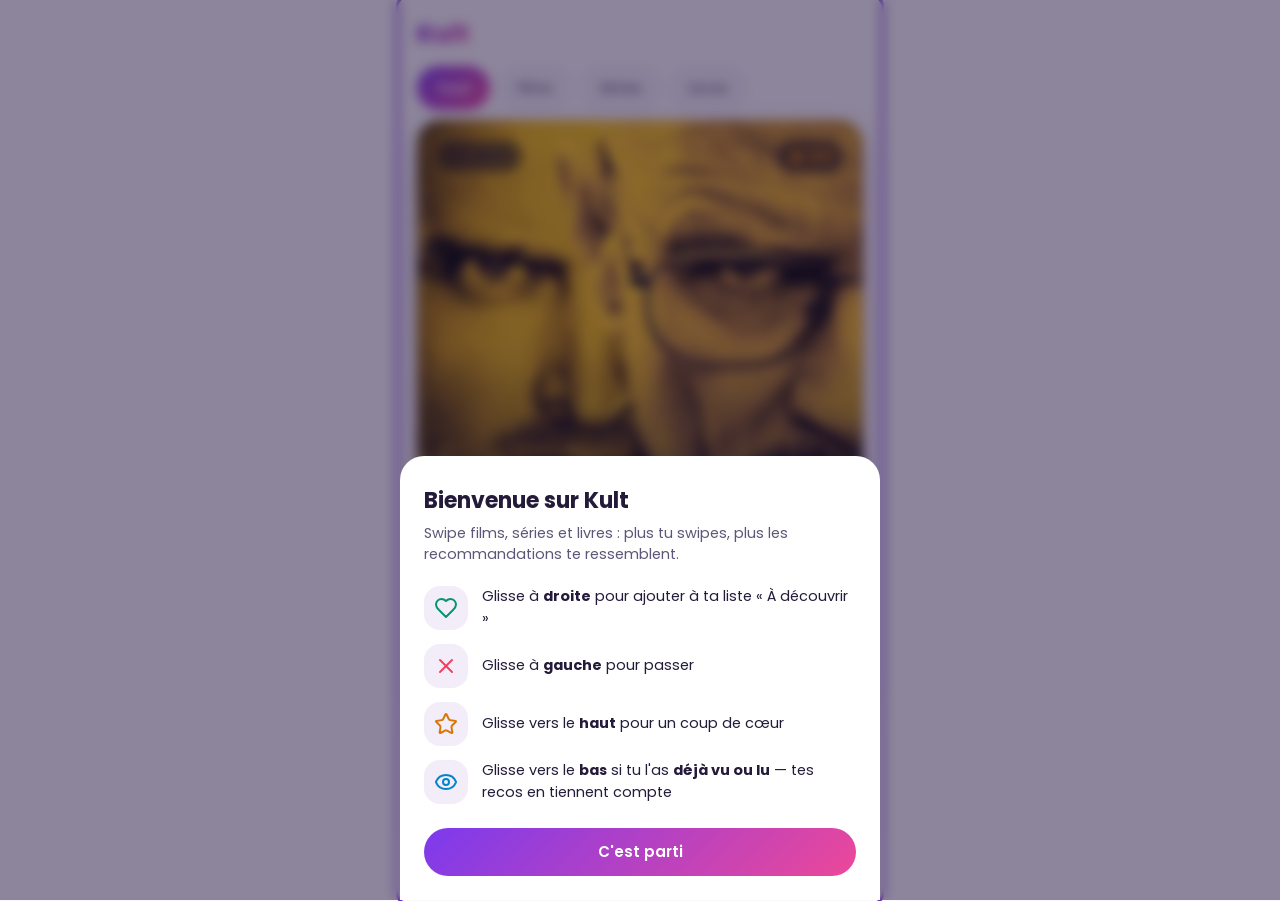
<file: index.html>
<!DOCTYPE html>
<html lang="fr">
<head>
  <meta charset="UTF-8" />
  <meta name="viewport" content="width=device-width, initial-scale=1, viewport-fit=cover" />
  <title>Kult — Swipe tes prochains coups de cœur</title>
  <meta name="description" content="Le Tinder des films, séries et livres : swipe, découvre et reçois des recommandations selon tes goûts." />
  <meta name="theme-color" content="#faf7fc" />
  <link rel="manifest" href="manifest.webmanifest" />
  <link rel="icon" href="icons/icon.svg" type="image/svg+xml" />
  <link rel="apple-touch-icon" href="icons/icon.svg" />
  <link rel="preconnect" href="https://fonts.googleapis.com" />
  <link rel="preconnect" href="https://fonts.gstatic.com" crossorigin />
  <link href="https://fonts.googleapis.com/css2?family=Poppins:wght@400;500;600;700;800&display=swap" rel="stylesheet" />
  <link rel="stylesheet" href="css/styles.css" />
</head>
<body>
  <!-- Sprite d'icônes (Lucide, trait 2px) -->
  <svg width="0" height="0" style="position:absolute" aria-hidden="true">
    <defs>
      <symbol id="i-flame" viewBox="0 0 24 24"><path d="M8.5 14.5A2.5 2.5 0 0 0 11 12c0-1.38-.5-2-1-3-1.072-2.143-.224-4.054 2-6 .5 2.5 2 4.9 4 6.5 2 1.6 3 3.5 3 5.5a7 7 0 1 1-14 0c0-1.153.433-2.294 1-3a2.5 2.5 0 0 0 2.5 2.5z"/></symbol>
      <symbol id="i-search" viewBox="0 0 24 24"><circle cx="11" cy="11" r="8"/><path d="m21 21-4.3-4.3"/></symbol>
      <symbol id="i-bookmark" viewBox="0 0 24 24"><path d="m19 21-7-4-7 4V5a2 2 0 0 1 2-2h10a2 2 0 0 1 2 2v16z"/></symbol>
      <symbol id="i-user" viewBox="0 0 24 24"><path d="M19 21v-2a4 4 0 0 0-4-4H9a4 4 0 0 0-4 4v2"/><circle cx="12" cy="7" r="4"/></symbol>
      <symbol id="i-x" viewBox="0 0 24 24"><path d="M18 6 6 18"/><path d="m6 6 12 12"/></symbol>
      <symbol id="i-heart" viewBox="0 0 24 24"><path d="M19 14c1.49-1.46 3-3.21 3-5.5A5.5 5.5 0 0 0 16.5 3c-1.76 0-3 .5-4.5 2-1.5-1.5-2.74-2-4.5-2A5.5 5.5 0 0 0 2 8.5c0 2.3 1.5 4.05 3 5.5l7 7z"/></symbol>
      <symbol id="i-star" viewBox="0 0 24 24"><path d="M11.525 2.295a.53.53 0 0 1 .95 0l2.31 4.679a2.12 2.12 0 0 0 1.595 1.16l5.166.756a.53.53 0 0 1 .294.904l-3.736 3.638a2.12 2.12 0 0 0-.611 1.878l.882 5.14a.53.53 0 0 1-.771.56l-4.618-2.428a2.12 2.12 0 0 0-1.973 0L6.396 21.01a.53.53 0 0 1-.77-.56l.881-5.139a2.12 2.12 0 0 0-.611-1.879L2.16 9.795a.53.53 0 0 1 .294-.906l5.165-.755a2.12 2.12 0 0 0 1.597-1.16z"/></symbol>
      <symbol id="i-undo" viewBox="0 0 24 24"><path d="M3 7v6h6"/><path d="M21 17a9 9 0 0 0-9-9 9 9 0 0 0-6 2.3L3 13"/></symbol>
      <symbol id="i-info" viewBox="0 0 24 24"><circle cx="12" cy="12" r="10"/><path d="M12 16v-4"/><path d="M12 8h.01"/></symbol>
      <symbol id="i-film" viewBox="0 0 24 24"><rect width="18" height="18" x="3" y="3" rx="2"/><path d="M7 3v18"/><path d="M3 7.5h4"/><path d="M3 12h18"/><path d="M3 16.5h4"/><path d="M17 3v18"/><path d="M17 7.5h4"/><path d="M17 16.5h4"/></symbol>
      <symbol id="i-tv" viewBox="0 0 24 24"><rect width="20" height="15" x="2" y="7" rx="2"/><path d="m17 2-5 5-5-5"/></symbol>
      <symbol id="i-book" viewBox="0 0 24 24"><path d="M4 19.5v-15A2.5 2.5 0 0 1 6.5 2H20v20H6.5a2.5 2.5 0 0 1 0-5H20"/></symbol>
      <symbol id="i-check" viewBox="0 0 24 24"><path d="M20 6 9 17l-5-5"/></symbol>
      <symbol id="i-trash" viewBox="0 0 24 24"><path d="M3 6h18"/><path d="M19 6v14a2 2 0 0 1-2 2H7a2 2 0 0 1-2-2V6"/><path d="M8 6V4a2 2 0 0 1 2-2h4a2 2 0 0 1 2 2v2"/></symbol>
      <symbol id="i-sparkles" viewBox="0 0 24 24"><path d="m12 3-1.9 5.8a2 2 0 0 1-1.3 1.3L3 12l5.8 1.9a2 2 0 0 1 1.3 1.3L12 21l1.9-5.8a2 2 0 0 1 1.3-1.3L21 12l-5.8-1.9a2 2 0 0 1-1.3-1.3z"/></symbol>
      <symbol id="i-eye" viewBox="0 0 24 24"><path d="M2.06 12.35a1 1 0 0 1 0-.7 10.75 10.75 0 0 1 19.88 0 1 1 0 0 1 0 .7 10.75 10.75 0 0 1-19.88 0"/><circle cx="12" cy="12" r="3"/></symbol>
      <symbol id="i-plus" viewBox="0 0 24 24"><path d="M5 12h14"/><path d="M12 5v14"/></symbol>
      <symbol id="i-compass" viewBox="0 0 24 24"><circle cx="12" cy="12" r="10"/><path d="m16.24 7.76-2.12 6.36-6.36 2.12 2.12-6.36z"/></symbol>
    </defs>
  </svg>

  <div id="app">
    <main id="view" class="view" tabindex="-1"></main>

    <nav class="bottom-nav" aria-label="Navigation principale">
      <a class="nav-item" href="#/decouvrir" data-route="decouvrir">
        <svg class="icon" aria-hidden="true"><use href="#i-flame"/></svg>
        <span>Découvrir</span>
      </a>
      <a class="nav-item" href="#/recherche" data-route="recherche">
        <svg class="icon" aria-hidden="true"><use href="#i-search"/></svg>
        <span>Recherche</span>
      </a>
      <a class="nav-item" href="#/listes" data-route="listes">
        <svg class="icon" aria-hidden="true"><use href="#i-bookmark"/></svg>
        <span>Mes listes</span>
      </a>
      <a class="nav-item" href="#/profil" data-route="profil">
        <svg class="icon" aria-hidden="true"><use href="#i-user"/></svg>
        <span>Profil</span>
      </a>
    </nav>
  </div>

  <div id="overlays"></div>
  <div id="live" class="visually-hidden" role="status" aria-live="polite"></div>

  <script src="js/data.js"></script>
  <script src="js/engine.js"></script>
  <script src="js/app.js"></script>
</body>
</html>
</file>
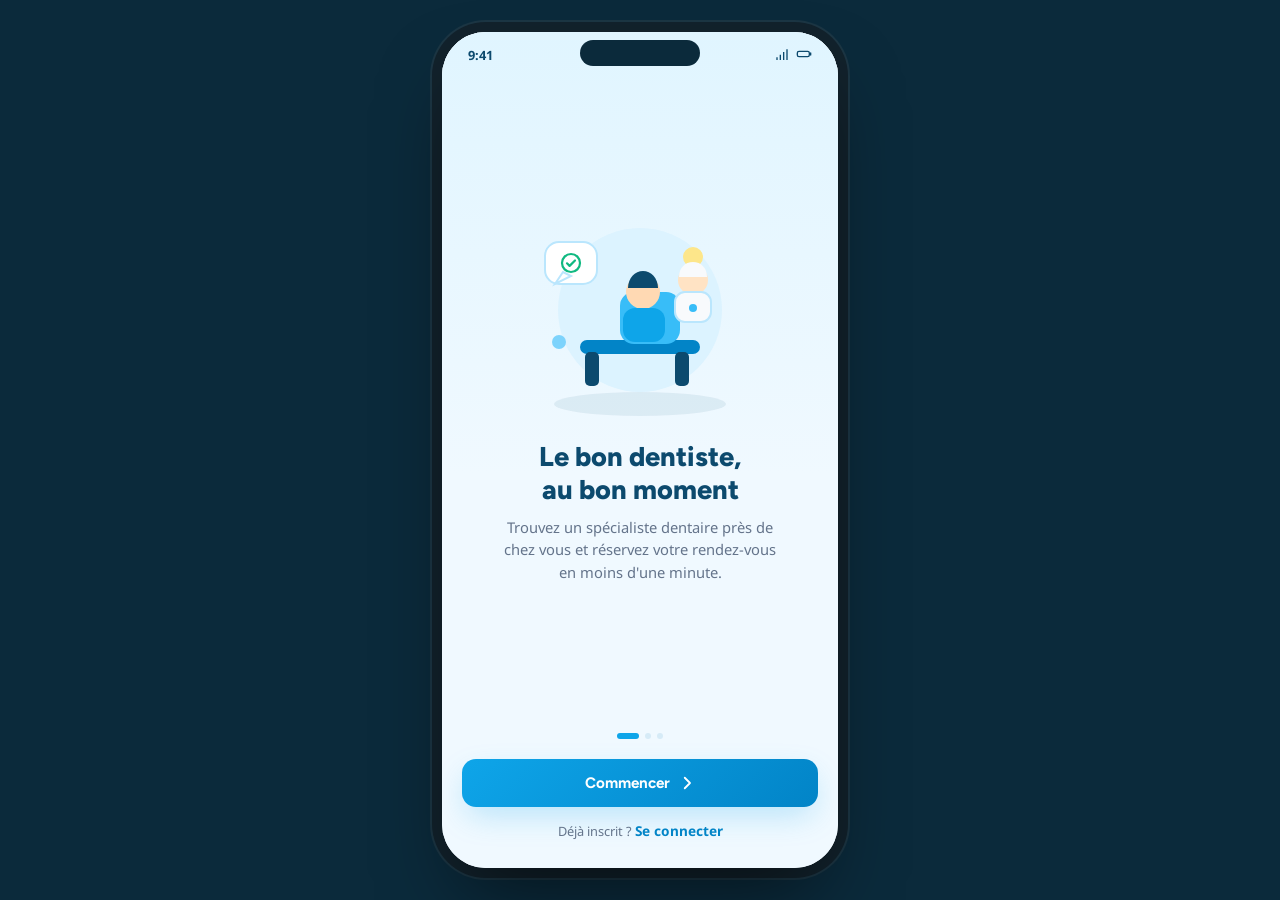
<file: projects/dentist-booking-app/index.html>
<!DOCTYPE html>
<html lang="fr">
<head>
<meta charset="UTF-8">
<meta name="viewport" content="width=device-width, initial-scale=1.0, viewport-fit=cover">
<title>Dently — Trouvez et réservez votre dentiste</title>
<meta name="description" content="Dently, la plateforme de réservation de rendez-vous dentaires : trouvez le bon spécialiste près de chez vous et réservez en quelques secondes.">
<meta name="theme-color" content="#0EA5E9">
<link rel="preconnect" href="https://fonts.googleapis.com">
<link rel="preconnect" href="https://fonts.gstatic.com" crossorigin>
<link href="https://fonts.googleapis.com/css2?family=Figtree:wght@500;600;700;800&family=Noto+Sans:wght@400;500;600;700&display=swap" rel="stylesheet">
<style>
/* =========================================================
   DENTLY — Design tokens
   Source: ui-ux-pro-max (Dental Practice + Booking & Appointment App)
   Style: Soft UI Evolution + Minimalism + Accessible & Ethical
   Typography: Medical Clean (Figtree / Noto Sans)
   ========================================================= */
:root{
  --primary:#0EA5E9;
  --primary-dark:#0284C7;
  --primary-on:#FFFFFF;
  --secondary:#38BDF8;
  --accent:#F59E0B;
  --accent-on:#3A2400;
  --available:#10B981;
  --available-bg:#ECFDF5;
  --booked:#94A3B8;
  --urgent:#DC2626;
  --urgent-bg:#FEF2F2;
  --background:#F0F9FF;
  --surface:#FFFFFF;
  --foreground:#0C4A6E;
  --muted:#E4F2FA;
  --muted-foreground:#64748B;
  --border:#D6EBF7;
  --ring:#0EA5E9;
  --radius-lg:24px;
  --radius-card:18px;
  --radius-btn:14px;
  --radius-pill:999px;
  --shadow-card:0 8px 24px -8px rgba(12,74,110,0.12), 0 2px 6px rgba(12,74,110,0.06);
  --shadow-float:0 12px 32px -6px rgba(14,165,233,0.28);
  --safe-top:env(safe-area-inset-top,0px);
  --safe-bottom:env(safe-area-inset-bottom,0px);
}

*{box-sizing:border-box;margin:0;padding:0;-webkit-tap-highlight-color:transparent;}
html{-webkit-text-size-adjust:100%;}
body{
  font-family:'Noto Sans',-apple-system,sans-serif;
  background:#0B2A3B;
  color:var(--foreground);
  min-height:100vh;
  display:flex;
  justify-content:center;
  align-items:flex-start;
  padding:32px 12px;
}
h1,h2,h3,h4,.heading{font-family:'Figtree',sans-serif;}
button{font-family:inherit;}
img,svg{display:block;}
a{color:inherit;}
::selection{background:var(--secondary);color:var(--foreground);}
@media (prefers-reduced-motion: reduce){
  *,*::before,*::after{animation-duration:0.01ms !important;transition-duration:0.01ms !important;}
}

/* Phone shell */
.device{
  position:relative;
  width:100%;
  max-width:396px;
  height:844px;
  max-height:calc(100vh - 64px);
  background:var(--background);
  border-radius:44px;
  overflow:hidden;
  box-shadow:0 40px 80px -20px rgba(0,0,0,0.55), 0 0 0 10px #12222c, 0 0 0 12px #1c3644;
  isolation:isolate;
}
.notch{
  position:absolute;top:8px;left:50%;transform:translateX(-50%);
  width:120px;height:26px;background:#0B2A3B;border-radius:var(--radius-pill);
  z-index:50;
}
.statusbar{
  position:absolute;top:0;left:0;right:0;height:calc(46px + var(--safe-top));
  padding:calc(14px + var(--safe-top)) 26px 0;
  display:flex;justify-content:space-between;align-items:flex-start;
  font-size:0.8rem;font-weight:700;color:var(--foreground);
  z-index:40;pointer-events:none;
}
.statusbar .icons{display:flex;gap:5px;align-items:center;}

/* App root */
.app{position:absolute;inset:0;overflow:hidden;}

/* Screens */
.screen{
  position:absolute;inset:0;
  background:var(--background);
  display:flex;flex-direction:column;
  opacity:0;pointer-events:none;
  transform:translateX(16px);
  transition:opacity .28s ease, transform .28s ease;
}
.screen.active{opacity:1;pointer-events:auto;transform:translateX(0);z-index:5;}
.screen.leaving{transform:translateX(-16px);}
.screen-scroll{
  flex:1;overflow-y:auto;overscroll-behavior:contain;
  padding-bottom:110px;
  scrollbar-width:none;
}
.screen-scroll::-webkit-scrollbar{display:none;}
.screen-top-pad{height:calc(52px + var(--safe-top));}

/* Top bars */
.topbar{
  display:flex;align-items:center;gap:12px;
  padding:calc(58px + var(--safe-top)) 20px 14px;
  background:var(--background);
}
.topbar h1{font-size:1.15rem;font-weight:800;color:var(--foreground);}
.iconbtn{
  width:40px;height:40px;border-radius:var(--radius-pill);
  background:var(--surface);border:1px solid var(--border);
  display:flex;align-items:center;justify-content:center;
  color:var(--foreground);cursor:pointer;flex-shrink:0;
  transition:transform .15s ease, background .15s ease;
}
.iconbtn:active{transform:scale(0.92);background:var(--muted);}
.iconbtn svg{width:20px;height:20px;}
.topbar .spacer{flex:1;}

/* Buttons */
.btn{
  appearance:none;border:none;cursor:pointer;
  font-family:'Figtree',sans-serif;font-weight:700;font-size:0.95rem;
  border-radius:var(--radius-btn);
  padding:15px 20px;
  display:flex;align-items:center;justify-content:center;gap:8px;
  transition:transform .12s ease, box-shadow .12s ease, background .15s ease;
  touch-action:manipulation;
}
.btn:active{transform:scale(0.97);}
.btn-primary{background:linear-gradient(135deg,var(--primary),var(--primary-dark));color:var(--primary-on);box-shadow:var(--shadow-float);}
.btn-primary:disabled{background:var(--booked);box-shadow:none;opacity:.6;cursor:not-allowed;}
.btn-primary:disabled:active{transform:none;}
.btn-secondary{background:var(--surface);color:var(--primary-dark);border:1.5px solid var(--border);}
.btn-block{width:100%;}
.btn-sm{padding:9px 16px;font-size:0.82rem;border-radius:var(--radius-pill);}
.btn:focus-visible, .iconbtn:focus-visible, .chip:focus-visible, .tab-item:focus-visible, a:focus-visible{
  outline:3px solid var(--primary-dark);outline-offset:2px;
}

/* Cards */
.card{
  background:var(--surface);border-radius:var(--radius-card);
  box-shadow:var(--shadow-card);
  border:1px solid rgba(214,235,247,0.7);
}

/* Chips */
.chip-row{display:flex;gap:8px;overflow-x:auto;scrollbar-width:none;padding:2px 2px 6px;}
.chip-row::-webkit-scrollbar{display:none;}
.chip{
  flex-shrink:0;border:1.5px solid var(--border);background:var(--surface);
  color:var(--foreground);font-size:0.82rem;font-weight:600;
  padding:9px 16px;border-radius:var(--radius-pill);cursor:pointer;
  display:flex;align-items:center;gap:6px;white-space:nowrap;
  transition:background .15s ease,color .15s ease,border-color .15s ease,transform .12s ease;
}
.chip:active{transform:scale(0.96);}
.chip.selected{background:var(--foreground);border-color:var(--foreground);color:#fff;}
.chip svg{width:16px;height:16px;flex-shrink:0;}

/* Bottom tab bar */
.tabbar{
  position:absolute;left:0;right:0;bottom:0;z-index:30;
  display:flex;justify-content:space-around;
  background:rgba(255,255,255,0.92);backdrop-filter:blur(14px);
  border-top:1px solid var(--border);
  padding:10px 6px calc(14px + var(--safe-bottom));
  transition:transform .25s ease;
}
.tabbar.hidden{transform:translateY(110%);}
.tab-item{
  flex:1;display:flex;flex-direction:column;align-items:center;gap:3px;
  background:none;border:none;color:var(--muted-foreground);cursor:pointer;
  font-size:0.68rem;font-weight:700;padding:4px 2px;border-radius:12px;position:relative;
}
.tab-item svg{width:23px;height:23px;stroke:currentColor;fill:none;stroke-width:1.9;}
.tab-item.active{color:var(--primary-dark);}
.tab-item .dot{position:absolute;top:2px;right:26%;width:7px;height:7px;border-radius:50%;background:var(--urgent);border:1.5px solid #fff;}

/* Stars */
.stars{display:inline-flex;gap:2px;color:var(--accent);}
.stars svg{width:14px;height:14px;fill:currentColor;}

/* Avatar */
.avatar{
  border-radius:50%;display:flex;align-items:center;justify-content:center;
  font-family:'Figtree',sans-serif;font-weight:800;color:#fff;flex-shrink:0;
  background:linear-gradient(135deg,var(--av-a,#0EA5E9),var(--av-b,#0284C7));
}

/* Badges */
.badge{
  display:inline-flex;align-items:center;gap:4px;
  font-size:0.68rem;font-weight:700;padding:3px 8px;border-radius:var(--radius-pill);
}
.badge-available{background:var(--available-bg);color:#047857;}
.badge-sector{background:var(--muted);color:var(--primary-dark);}
.badge svg{width:11px;height:11px;}

/* Utility */
.row{display:flex;align-items:center;}
.between{justify-content:space-between;}
.col{display:flex;flex-direction:column;}
.muted{color:var(--muted-foreground);}
.mt-4{margin-top:4px;}.mt-6{margin-top:6px;}.mt-8{margin-top:8px;}.mt-12{margin-top:12px;}
.mt-16{margin-top:16px;}.mt-20{margin-top:20px;}.mt-24{margin-top:24px;}
.px-20{padding-left:20px;padding-right:20px;}
.section-title{font-size:1.02rem;font-weight:800;color:var(--foreground);}
.link{color:var(--primary-dark);font-weight:700;font-size:0.85rem;cursor:pointer;}
.sr-only{position:absolute;width:1px;height:1px;padding:0;margin:-1px;overflow:hidden;clip:rect(0,0,0,0);white-space:nowrap;border:0;}
.skip-link{position:absolute;top:-60px;left:8px;background:#000;color:#fff;padding:10px 14px;border-radius:8px;z-index:999;transition:top .2s;}
.skip-link:focus{top:8px;}
</style>
</head>
<body>

<a href="#main-app" class="skip-link">Aller au contenu principal</a>

<!-- ============ SVG SPRITE (icônes réutilisables) ============ -->
<svg width="0" height="0" style="position:absolute" aria-hidden="true">
<defs>
<symbol id="i-home" viewBox="0 0 24 24"><path d="M3 11.5 12 4l9 7.5M5.5 10v9a1 1 0 0 0 1 1H10v-6h4v6h3.5a1 1 0 0 0 1-1v-9" stroke-linecap="round" stroke-linejoin="round"/></symbol>
<symbol id="i-calendar" viewBox="0 0 24 24"><rect x="3.5" y="5" width="17" height="15.5" rx="3"/><path d="M3.5 9.5h17M8 3v4M16 3v4M8 14h2M8 17h2M14 14h2M14 17h2" stroke-linecap="round"/></symbol>
<symbol id="i-chat" viewBox="0 0 24 24"><path d="M4 5.5A2.5 2.5 0 0 1 6.5 3h11A2.5 2.5 0 0 1 20 5.5v8A2.5 2.5 0 0 1 17.5 16H10l-4.5 4v-4H6.5A2.5 2.5 0 0 1 4 13.5z" stroke-linejoin="round"/></symbol>
<symbol id="i-user" viewBox="0 0 24 24"><circle cx="12" cy="8.2" r="3.6"/><path d="M4.5 20c1-4 4-6 7.5-6s6.5 2 7.5 6" stroke-linecap="round"/></symbol>
<symbol id="i-search" viewBox="0 0 24 24"><circle cx="11" cy="11" r="6.5"/><path d="m20 20-4.3-4.3" stroke-linecap="round"/></symbol>
<symbol id="i-filter" viewBox="0 0 24 24"><path d="M4 6h16M7 12h10M10 18h4" stroke-linecap="round"/></symbol>
<symbol id="i-chevron-left" viewBox="0 0 24 24"><path d="M15 5 8 12l7 7" stroke-linecap="round" stroke-linejoin="round"/></symbol>
<symbol id="i-chevron-right" viewBox="0 0 24 24"><path d="M9 5l7 7-7 7" stroke-linecap="round" stroke-linejoin="round"/></symbol>
<symbol id="i-pin" viewBox="0 0 24 24"><path d="M12 21s7-7.2 7-12a7 7 0 1 0-14 0c0 4.8 7 12 7 12Z"/><circle cx="12" cy="9" r="2.4"/></symbol>
<symbol id="i-clock" viewBox="0 0 24 24"><circle cx="12" cy="12" r="8.5"/><path d="M12 7.5V12l3 2" stroke-linecap="round" stroke-linejoin="round"/></symbol>
<symbol id="i-star" viewBox="0 0 24 24"><path d="M12 3.5l2.6 5.4 5.9.8-4.3 4.2 1 5.9L12 17l-5.2 2.8 1-5.9-4.3-4.2 5.9-.8Z" stroke-linejoin="round"/></symbol>
<symbol id="i-shield" viewBox="0 0 24 24"><path d="M12 3l7 3v6c0 4.5-3 7.5-7 9-4-1.5-7-4.5-7-9V6Z" stroke-linejoin="round"/><path d="m9 12 2 2 4-4.5" stroke-linecap="round" stroke-linejoin="round"/></symbol>
<symbol id="i-video" viewBox="0 0 24 24"><rect x="3" y="6" width="12" height="12" rx="2.5"/><path d="M15 10.2 20.5 7v10l-5.5-3.2Z" stroke-linejoin="round"/></symbol>
<symbol id="i-bolt" viewBox="0 0 24 24"><path d="M13 3 5 13.5h5.5L11 21l8-11h-6Z" stroke-linejoin="round"/></symbol>
<symbol id="i-bell" viewBox="0 0 24 24"><path d="M6 10a6 6 0 1 1 12 0c0 4 1.4 5.4 2 6H4c.6-.6 2-2 2-6Z" stroke-linejoin="round"/><path d="M10 19.5a2 2 0 0 0 4 0" stroke-linecap="round"/></symbol>
<symbol id="i-check-circle" viewBox="0 0 24 24"><circle cx="12" cy="12" r="9"/><path d="m8 12.3 2.6 2.6L16 9.5" stroke-linecap="round" stroke-linejoin="round"/></symbol>
<symbol id="i-tooth" viewBox="0 0 24 24"><path d="M12 3.5c-2.3 0-3.4 1.2-4.6 1.2-1.7 0-3.4-1-3.4 2.4 0 2.7 1 4 1.3 7.4.2 2.4.9 5 2.4 5 1.7 0 1.4-4.3 3-4.3s1.4 4.3 3.1 4.3c1.6 0 2.2-2.7 2.4-5.1.3-3.3 1.3-4.6 1.3-7.3 0-3.4-1.7-2.4-3.4-2.4-1.2 0-2.3-1.2-4.1-1.2Z" stroke-linejoin="round"/></symbol>
<symbol id="i-braces" viewBox="0 0 24 24"><path d="M4 8h16M4 8c0 4 1 9 3 11M20 8c0 4-1 9-3 11M7 8v3M10.3 8v3M13.7 8v3M17 8v3" stroke-linecap="round" stroke-linejoin="round"/></symbol>
<symbol id="i-child" viewBox="0 0 24 24"><circle cx="12" cy="7" r="2.6"/><path d="M6 20v-3c0-2.8 2.7-5 6-5s6 2.2 6 5v3" stroke-linecap="round" stroke-linejoin="round"/><circle cx="9.3" cy="6.6" r=".4" fill="currentColor" stroke="none"/><circle cx="14.7" cy="6.6" r=".4" fill="currentColor" stroke="none"/></symbol>
<symbol id="i-implant" viewBox="0 0 24 24"><path d="M9 3.5h6l1 5-2.3 1v10a1.7 1.7 0 0 1-3.4 0v-10L8 8.5Z" stroke-linejoin="round"/><path d="M9.5 6.5h5" stroke-linecap="round"/></symbol>
<symbol id="i-gum" viewBox="0 0 24 24"><path d="M4 8c1.5-2 3-3 5-3s3 1.5 4 1.5S15 5 17 5s3.5 1 3.5 3-1 3-1.5 5c-.4 1.7-1 3.5-3 3.5s-2-2-3.5-2-1.8 2-3.5 2-2.7-1.8-3.1-3.5C5.4 11 4 10 4 8Z" stroke-linejoin="round"/></symbol>
<symbol id="i-sparkle" viewBox="0 0 24 24"><path d="M12 3v4M12 17v4M3 12h4M17 12h4M6 6l2.8 2.8M15.2 15.2 18 18M18 6l-2.8 2.8M8.8 15.2 6 18" stroke-linecap="round"/><circle cx="12" cy="12" r="3"/></symbol>
<symbol id="i-plus" viewBox="0 0 24 24"><path d="M12 5v14M5 12h14" stroke-linecap="round"/></symbol>
<symbol id="i-logout" viewBox="0 0 24 24"><path d="M9 21H5.5a1.5 1.5 0 0 1-1.5-1.5v-15A1.5 1.5 0 0 1 5.5 3H9" stroke-linecap="round" stroke-linejoin="round"/><path d="M16 16l4-4-4-4M20 12H9" stroke-linecap="round" stroke-linejoin="round"/></symbol>
<symbol id="i-card" viewBox="0 0 24 24"><rect x="3" y="5.5" width="18" height="13" rx="2.5"/><path d="M3 10h18M7 14.5h4" stroke-linecap="round"/></symbol>
<symbol id="i-family" viewBox="0 0 24 24"><circle cx="8" cy="8" r="2.6"/><circle cx="16.3" cy="8" r="2"/><path d="M3.5 20v-1.5c0-2.5 2-4.3 4.5-4.3s4.5 1.8 4.5 4.3V20M14.5 20v-1c0-2.2-1.7-4-4-4.4" stroke-linecap="round" stroke-linejoin="round"/></symbol>
<symbol id="i-settings" viewBox="0 0 24 24"><circle cx="12" cy="12" r="3"/><path d="M19 12a7 7 0 0 0-.1-1.2l2-1.5-2-3.4-2.3.8a7 7 0 0 0-2-1.2L14 3h-4l-.6 2.5a7 7 0 0 0-2 1.2l-2.3-.8-2 3.4 2 1.5A7 7 0 0 0 5 12c0 .4 0 .8.1 1.2l-2 1.5 2 3.4 2.3-.8a7 7 0 0 0 2 1.2L10 21h4l.6-2.5a7 7 0 0 0 2-1.2l2.3.8 2-3.4-2-1.5c.1-.4.1-.8.1-1.2Z" stroke-linejoin="round"/></symbol>
<symbol id="i-doc" viewBox="0 0 24 24"><path d="M7 3.5h7l4 4V19a1.5 1.5 0 0 1-1.5 1.5h-9A1.5 1.5 0 0 1 6 19V5A1.5 1.5 0 0 1 7 3.5Z" stroke-linejoin="round"/><path d="M14 3.5V8h4M9 12h6M9 15.5h6" stroke-linecap="round"/></symbol>
<symbol id="i-close" viewBox="0 0 24 24"><path d="M6 6l12 12M18 6 6 18" stroke-linecap="round"/></symbol>
</defs>
</svg>
<!-- icon defaults -->
<style>svg use{fill:none;stroke:currentColor;stroke-width:1.9;}</style>

<div class="device" id="main-app">
  <div class="notch" aria-hidden="true"></div>
  <div class="statusbar" aria-hidden="true">
    <span>9:41</span>
    <span class="icons">
      <svg width="16" height="16" viewBox="0 0 24 24" fill="currentColor"><path d="M2 17h2v4H2zM7 13h2v8H7zM12 9h2v12h-2zM17 5h2v16h-2z"/></svg>
      <svg width="16" height="16" viewBox="0 0 24 24" fill="none" stroke="currentColor" stroke-width="2"><rect x="2" y="8" width="18" height="8" rx="2.5"/><path d="M22 10.5v3" stroke-linecap="round"/></svg>
    </span>
  </div>

  <div class="app" role="application" aria-label="Application Dently">

    <!-- ============ SCREEN: ONBOARDING ============ -->
    <section class="screen active" id="screen-onboarding" aria-label="Bienvenue">
      <div class="screen-scroll" style="padding:0;display:flex;flex-direction:column;">
        <div style="flex:1;display:flex;flex-direction:column;align-items:center;justify-content:center;padding:calc(60px + var(--safe-top)) 32px 0;background:linear-gradient(180deg,#E0F5FF 0%,var(--background) 65%);">
          <!-- Hero illustration -->
          <svg width="230" height="200" viewBox="0 0 230 200" aria-hidden="true">
            <ellipse cx="115" cy="182" rx="86" ry="12" fill="#0C4A6E" opacity="0.08"/>
            <circle cx="115" cy="88" r="82" fill="#DCF3FF"/>
            <circle cx="168" cy="35" r="10" fill="#FDE68A"/>
            <circle cx="34" cy="120" r="7" fill="#7DD3FC"/>
            <!-- dental chair -->
            <rect x="55" y="118" width="120" height="14" rx="7" fill="#0284C7"/>
            <rect x="60" y="130" width="14" height="34" rx="5" fill="#0C4A6E"/>
            <rect x="150" y="130" width="14" height="34" rx="5" fill="#0C4A6E"/>
            <rect x="95" y="70" width="60" height="52" rx="14" fill="#38BDF8"/>
            <!-- patient -->
            <circle cx="118" cy="70" r="17" fill="#FFD9B3"/>
            <path d="M103 66c0-10 7-17 15-17s15 7 15 17" fill="#0C4A6E"/>
            <rect x="98" y="86" width="42" height="34" rx="12" fill="#0EA5E9"/>
            <!-- dentist -->
            <g transform="translate(150,40)">
              <circle cx="18" cy="18" r="15" fill="#FFE3C4"/>
              <path d="M4 15c0-9 6-15 14-15s14 6 14 15" fill="#F8FAFC"/>
              <rect x="0" y="30" width="36" height="30" rx="10" fill="#F8FAFC" stroke="#BAE6FD" stroke-width="2"/>
              <circle cx="18" cy="46" r="4" fill="#38BDF8"/>
            </g>
            <!-- speech bubble with tooth+check -->
            <g transform="translate(20,20)">
              <rect x="0" y="0" width="52" height="42" rx="14" fill="#FFFFFF" stroke="#BAE6FD" stroke-width="2"/>
              <path d="M18 30 L10 42 L26 34 Z" fill="#FFFFFF" stroke="#BAE6FD" stroke-width="2"/>
              <use href="#i-check-circle" x="14" y="9" width="24" height="24" style="stroke:#10B981;stroke-width:2.2;"/>
            </g>
          </svg>
          <h1 class="heading" style="font-size:1.7rem;font-weight:800;color:var(--foreground);text-align:center;margin-top:18px;">Le bon dentiste,<br>au bon moment</h1>
          <p class="muted" style="text-align:center;font-size:0.92rem;line-height:1.5;margin-top:10px;max-width:280px;">Trouvez un spécialiste dentaire près de chez vous et réservez votre rendez-vous en moins d'une minute.</p>
        </div>
        <div class="px-20" style="padding-bottom:calc(28px + var(--safe-bottom));padding-top:20px;">
          <div class="row" style="justify-content:center;gap:6px;margin-bottom:20px;" aria-hidden="true">
            <span style="width:22px;height:6px;border-radius:3px;background:var(--primary);"></span>
            <span style="width:6px;height:6px;border-radius:3px;background:var(--border);"></span>
            <span style="width:6px;height:6px;border-radius:3px;background:var(--border);"></span>
          </div>
          <button class="btn btn-primary btn-block" onclick="goto('screen-home')">
            Commencer
            <svg width="18" height="18" viewBox="0 0 24 24"><use href="#i-chevron-right" style="stroke:#fff;stroke-width:2.4;"/></svg>
          </button>
          <p class="muted" style="text-align:center;font-size:0.8rem;margin-top:14px;">Déjà inscrit ? <span class="link" onclick="goto('screen-home')">Se connecter</span></p>
        </div>
      </div>
    </section>

    <!-- ============ SCREEN: HOME ============ -->
    <section class="screen" id="screen-home" aria-label="Accueil">
      <div class="screen-scroll">
        <div class="screen-top-pad"></div>
        <div class="px-20" style="padding-top:14px;">
          <div class="row between">
            <div>
              <p class="muted" style="font-size:0.78rem;">Bonjour Camille 👋</p>
              <h1 class="heading" style="font-size:1.3rem;font-weight:800;">Trouvez votre dentiste</h1>
            </div>
            <button class="iconbtn" aria-label="Notifications" onclick="goto('screen-notifications')" style="position:relative;">
              <svg width="20" height="20"><use href="#i-bell"/></svg>
              <span style="position:absolute;top:6px;right:7px;width:8px;height:8px;border-radius:50%;background:var(--urgent);border:2px solid var(--surface);"></span>
            </button>
          </div>

          <!-- Search bar -->
          <button class="card row" style="width:100%;margin-top:16px;padding:14px 16px;gap:10px;border:1.5px solid var(--border);cursor:pointer;" onclick="goto('screen-results')">
            <svg width="19" height="19" style="color:var(--muted-foreground);flex-shrink:0;"><use href="#i-search"/></svg>
            <span class="muted" style="font-size:0.9rem;">Spécialité, nom du praticien...</span>
          </button>
          <button class="row" style="margin-top:10px;gap:6px;background:none;border:none;color:var(--primary-dark);font-weight:600;font-size:0.82rem;cursor:pointer;" onclick="goto('screen-results')">
            <svg width="15" height="15"><use href="#i-pin" stroke-width="2"/></svg>
            Paris 15e — à moins de 3 km
          </button>

          <!-- Urgency banner -->
          <button class="card row" style="width:100%;margin-top:18px;padding:14px 16px;gap:12px;background:linear-gradient(120deg,#FEF2F2,#FFF7ED);border-color:#FCA5A5;cursor:pointer;" onclick="goto('screen-results')">
            <div style="width:42px;height:42px;border-radius:12px;background:#FEE2E2;display:flex;align-items:center;justify-content:center;flex-shrink:0;">
              <svg width="21" height="21" style="color:var(--urgent);"><use href="#i-bolt" stroke-width="2"/></svg>
            </div>
            <div style="text-align:left;flex:1;">
              <p style="font-weight:700;font-size:0.87rem;color:#991B1B;">Urgence dentaire ?</p>
              <p class="muted" style="font-size:0.78rem;">Créneaux disponibles aujourd'hui</p>
            </div>
            <svg width="17" height="17" style="color:#991B1B;"><use href="#i-chevron-right"/></svg>
          </button>

          <!-- Specialties -->
          <div class="row between mt-24" style="align-items:baseline;">
            <h2 class="section-title">Spécialités</h2>
            <span class="link" onclick="goto('screen-results')">Tout voir</span>
          </div>
          <div id="specialty-grid" style="display:grid;grid-template-columns:repeat(4,1fr);gap:12px;margin-top:12px;"></div>

          <!-- Nearby dentists -->
          <div class="row between mt-24" style="align-items:baseline;">
            <h2 class="section-title">Près de chez vous</h2>
            <span class="link" onclick="goto('screen-results')">Tout voir</span>
          </div>
          <div id="home-dentist-list" class="col" style="gap:12px;margin-top:12px;"></div>
        </div>
      </div>
      <nav class="tabbar" aria-label="Navigation principale"></nav>
    </section>

    <!-- ============ SCREEN: RESULTS ============ -->
    <section class="screen" id="screen-results" aria-label="Résultats de recherche">
      <div class="topbar">
        <button class="iconbtn" aria-label="Retour" onclick="back()"><svg width="20" height="20"><use href="#i-chevron-left"/></svg></button>
        <h1 id="results-title">Résultats</h1>
        <div class="spacer"></div>
        <button class="iconbtn" aria-label="Filtrer"><svg width="18" height="18"><use href="#i-filter"/></svg></button>
      </div>
      <div class="screen-scroll" style="padding-top:0;">
        <div class="px-20">
          <div class="chip-row" id="filter-chips"></div>
          <p class="muted" id="results-count" style="font-size:0.82rem;margin:10px 0 4px;"></p>
          <div id="results-list" class="col" style="gap:12px;margin-top:8px;"></div>
        </div>
      </div>
    </section>

    <!-- ============ SCREEN: DENTIST PROFILE ============ -->
    <section class="screen" id="screen-profile-detail" aria-label="Profil du praticien">
      <div class="screen-scroll" style="padding-top:0;">
        <div style="position:relative;height:150px;background:linear-gradient(135deg,var(--primary),#075985);">
          <button class="iconbtn" aria-label="Retour" style="position:absolute;top:calc(16px + var(--safe-top));left:16px;background:rgba(255,255,255,0.92);" onclick="back()">
            <svg width="20" height="20"><use href="#i-chevron-left"/></svg>
          </button>
          <button class="iconbtn" aria-label="Partager" style="position:absolute;top:calc(16px + var(--safe-top));right:16px;background:rgba(255,255,255,0.92);">
            <svg width="18" height="18"><use href="#i-chat"/></svg>
          </button>
        </div>
        <div class="px-20" style="margin-top:-46px;position:relative;">
          <div id="pd-avatar" class="avatar" style="width:84px;height:84px;font-size:1.9rem;border:4px solid var(--surface);box-shadow:var(--shadow-card);"></div>
          <div style="margin-top:12px;">
            <div class="row between" style="align-items:flex-start;">
              <div>
                <h1 class="heading" id="pd-name" style="font-size:1.25rem;font-weight:800;"></h1>
                <p class="muted" id="pd-specialty" style="font-size:0.88rem;margin-top:2px;"></p>
              </div>
              <div class="row" style="gap:4px;background:var(--muted);padding:6px 10px;border-radius:var(--radius-pill);flex-shrink:0;">
                <svg width="15" height="15" style="color:var(--accent);"><use href="#i-star" style="fill:currentColor;stroke:none;"/></svg>
                <span style="font-weight:800;font-size:0.85rem;" id="pd-rating"></span>
              </div>
            </div>
            <div class="row" id="pd-badges" style="gap:6px;margin-top:10px;flex-wrap:wrap;"></div>

            <div class="card row between mt-16" style="padding:14px 16px;">
              <div class="row" style="gap:10px;">
                <svg width="18" height="18" style="color:var(--primary-dark);"><use href="#i-pin"/></svg>
                <span style="font-size:0.85rem;" id="pd-address"></span>
              </div>
              <span class="link" style="font-size:0.78rem;">Itinéraire</span>
            </div>

            <div class="row" style="gap:16px;margin-top:20px;border-bottom:1.5px solid var(--border);">
              <button class="tab-link active" data-tab="infos" onclick="switchProfileTab('infos')" style="background:none;border:none;font-weight:700;font-size:0.86rem;padding:0 0 10px;cursor:pointer;color:var(--primary-dark);border-bottom:2.5px solid var(--primary-dark);">Infos</button>
              <button class="tab-link" data-tab="avis" onclick="switchProfileTab('avis')" style="background:none;border:none;font-weight:700;font-size:0.86rem;padding:0 0 10px;cursor:pointer;color:var(--muted-foreground);border-bottom:2.5px solid transparent;">Avis (128)</button>
              <button class="tab-link" data-tab="tarifs" onclick="switchProfileTab('tarifs')" style="background:none;border:none;font-weight:700;font-size:0.86rem;padding:0 0 10px;cursor:pointer;color:var(--muted-foreground);border-bottom:2.5px solid transparent;">Tarifs</button>
            </div>

            <div id="pane-infos" class="mt-16">
              <h2 class="section-title" style="font-size:0.9rem;">À propos</h2>
              <p class="muted" style="font-size:0.85rem;line-height:1.55;margin-top:6px;" id="pd-bio"></p>
              <h2 class="section-title mt-20" style="font-size:0.9rem;">Prochaines disponibilités</h2>
              <div class="chip-row mt-8" id="pd-slots-preview"></div>
            </div>
            <div id="pane-avis" class="mt-16" style="display:none;">
              <div id="reviews-list" class="col" style="gap:12px;"></div>
            </div>
            <div id="pane-tarifs" class="mt-16" style="display:none;">
              <div id="tarifs-list" class="col" style="gap:0;"></div>
            </div>
          </div>
        </div>
      </div>
      <div class="px-20" style="padding:14px 20px calc(18px + var(--safe-bottom));background:var(--surface);border-top:1px solid var(--border);box-shadow:0 -8px 24px rgba(12,74,110,0.06);">
        <button class="btn btn-primary btn-block" onclick="goto('screen-booking');renderBookingScreen();">
          <svg width="18" height="18"><use href="#i-calendar" style="stroke:#fff;stroke-width:2;"/></svg>
          Prendre rendez-vous
        </button>
      </div>
    </section>

    <!-- ============ SCREEN: BOOKING ============ -->
    <section class="screen" id="screen-booking" aria-label="Prise de rendez-vous">
      <div class="topbar">
        <button class="iconbtn" aria-label="Retour" onclick="back()"><svg width="20" height="20"><use href="#i-chevron-left"/></svg></button>
        <h1>Nouveau rendez-vous</h1>
      </div>
      <div class="screen-scroll" style="padding-top:0;">
        <div class="px-20">
          <div class="card row" style="padding:12px 14px;gap:10px;">
            <div id="bk-avatar" class="avatar" style="width:44px;height:44px;font-size:0.95rem;"></div>
            <div>
              <p style="font-weight:700;font-size:0.88rem;" id="bk-name"></p>
              <p class="muted" style="font-size:0.78rem;" id="bk-specialty"></p>
            </div>
          </div>

          <h2 class="section-title mt-24">Motif de la consultation</h2>
          <div class="chip-row mt-8" id="reason-chips"></div>

          <h2 class="section-title mt-24">Choisissez une date</h2>
          <div class="chip-row mt-8" id="date-chips"></div>

          <h2 class="section-title mt-20">Créneaux disponibles</h2>
          <div id="slot-grid" style="display:grid;grid-template-columns:repeat(3,1fr);gap:10px;margin-top:10px;"></div>

          <h2 class="section-title mt-24">Pour qui ?</h2>
          <div class="chip-row mt-8" id="patient-chips"></div>

          <div class="card mt-24" style="padding:14px 16px;background:var(--muted);border:none;">
            <div class="row" style="gap:8px;">
              <svg width="16" height="16" style="color:var(--primary-dark);flex-shrink:0;margin-top:1px;"><use href="#i-shield"/></svg>
              <p style="font-size:0.78rem;line-height:1.5;color:var(--foreground);">Ce praticien est conventionné secteur 1. Votre rendez-vous est remboursé aux conditions habituelles de l'Assurance Maladie.</p>
            </div>
          </div>
          <div style="height:16px;"></div>
        </div>
      </div>
      <div class="px-20" style="padding:14px 20px calc(18px + var(--safe-bottom));background:var(--surface);border-top:1px solid var(--border);">
        <div class="row between" style="margin-bottom:10px;font-size:0.82rem;" id="booking-summary-line">
          <span class="muted">Sélectionnez un créneau</span>
        </div>
        <button class="btn btn-primary btn-block" id="confirm-booking-btn" disabled onclick="confirmBooking()">Confirmer le rendez-vous</button>
      </div>
    </section>

    <!-- ============ SCREEN: CONFIRMATION ============ -->
    <section class="screen" id="screen-confirmation" aria-label="Confirmation de rendez-vous">
      <div class="screen-scroll" style="padding-top:0;">
        <div class="px-20" style="padding-top:calc(70px + var(--safe-top));display:flex;flex-direction:column;align-items:center;text-align:center;">
          <svg width="150" height="120" viewBox="0 0 150 120" aria-hidden="true">
            <circle cx="75" cy="58" r="52" fill="#ECFDF5"/>
            <circle cx="122" cy="24" r="7" fill="#FDE68A"/>
            <circle cx="20" cy="80" r="5" fill="#7DD3FC"/>
            <g transform="translate(38,20)">
              <path d="M18 0c-3.4 0-5.1 1.8-6.9 1.8-2.5 0-5.1-1.5-5.1 3.6 0 4 1.5 6 2 11.1.3 3.6 1.3 7.5 3.6 7.5 2.5 0 2.1-6.5 4.6-6.5s2.1 6.5 4.7 6.5c2.4 0 3.3-4.1 3.6-7.7.4-5 2-6.9 2-11 0-5.1-2.5-3.6-5.1-3.6-1.8 0-3.4-1.8-6.1-1.8Z" fill="#F0F9FF" stroke="#10B981" stroke-width="1.5"/>
            </g>
            <circle cx="98" cy="70" r="24" fill="#10B981"/>
            <path d="m88 70 7 7 12-14" stroke="#fff" stroke-width="4" stroke-linecap="round" stroke-linejoin="round" fill="none"/>
          </svg>
          <h1 class="heading" style="font-size:1.35rem;font-weight:800;margin-top:8px;">Rendez-vous confirmé !</h1>
          <p class="muted" style="font-size:0.88rem;margin-top:6px;max-width:260px;">Un e-mail de confirmation vient de vous être envoyé.</p>

          <div class="card" style="width:100%;margin-top:24px;padding:18px;text-align:left;">
            <div class="row" style="gap:12px;">
              <div id="cf-avatar" class="avatar" style="width:48px;height:48px;font-size:1rem;"></div>
              <div>
                <p style="font-weight:700;font-size:0.9rem;" id="cf-name"></p>
                <p class="muted" style="font-size:0.78rem;" id="cf-specialty"></p>
              </div>
            </div>
            <div style="height:1px;background:var(--border);margin:14px 0;"></div>
            <div class="col" style="gap:10px;">
              <div class="row" style="gap:10px;"><svg width="17" height="17" style="color:var(--primary-dark);"><use href="#i-calendar"/></svg><span style="font-size:0.85rem;" id="cf-date"></span></div>
              <div class="row" style="gap:10px;"><svg width="17" height="17" style="color:var(--primary-dark);"><use href="#i-clock"/></svg><span style="font-size:0.85rem;" id="cf-time"></span></div>
              <div class="row" style="gap:10px;"><svg width="17" height="17" style="color:var(--primary-dark);"><use href="#i-pin"/></svg><span style="font-size:0.85rem;" id="cf-address"></span></div>
            </div>
          </div>

          <button class="card row between" style="width:100%;margin-top:14px;padding:14px 16px;cursor:pointer;">
            <span class="row" style="gap:10px;font-size:0.85rem;font-weight:600;"><svg width="17" height="17" style="color:var(--primary-dark);"><use href="#i-bell"/></svg>Rappel 24h avant</span>
            <span id="reminder-toggle" data-on="true" style="width:42px;height:24px;border-radius:12px;background:var(--primary);position:relative;transition:background .2s;">
              <span style="position:absolute;top:2px;left:20px;width:20px;height:20px;border-radius:50%;background:#fff;transition:left .2s;box-shadow:0 1px 3px rgba(0,0,0,0.3);"></span>
            </span>
          </button>

          <div class="col" style="width:100%;gap:10px;margin-top:24px;">
            <button class="btn btn-primary btn-block" onclick="goto('screen-appointments');refreshAppointments();">Voir mes rendez-vous</button>
            <button class="btn btn-secondary btn-block" onclick="goto('screen-home')">Retour à l'accueil</button>
          </div>
        </div>
      </div>
    </section>

    <!-- ============ SCREEN: APPOINTMENTS ============ -->
    <section class="screen" id="screen-appointments" aria-label="Mes rendez-vous">
      <div class="screen-scroll">
        <div class="screen-top-pad"></div>
        <div class="px-20" style="padding-top:14px;">
          <h1 class="heading" style="font-size:1.3rem;font-weight:800;">Mes rendez-vous</h1>
          <div class="row" style="gap:8px;margin-top:16px;background:var(--muted);padding:4px;border-radius:var(--radius-pill);">
            <button class="btn-sm" id="appt-tab-upcoming" style="flex:1;background:var(--surface);color:var(--foreground);box-shadow:0 2px 6px rgba(12,74,110,0.1);" onclick="switchApptTab('upcoming')">À venir</button>
            <button class="btn-sm" id="appt-tab-past" style="flex:1;background:none;color:var(--muted-foreground);" onclick="switchApptTab('past')">Passés</button>
          </div>
          <div id="appointments-list" class="col" style="gap:12px;margin-top:18px;"></div>
        </div>
      </div>
      <nav class="tabbar" aria-label="Navigation principale"></nav>
    </section>

    <!-- ============ SCREEN: NOTIFICATIONS ============ -->
    <section class="screen" id="screen-notifications" aria-label="Notifications">
      <div class="topbar">
        <button class="iconbtn" aria-label="Retour" onclick="back()"><svg width="20" height="20"><use href="#i-chevron-left"/></svg></button>
        <h1>Notifications</h1>
      </div>
      <div class="screen-scroll" style="padding-top:0;">
        <div class="px-20 col" style="gap:10px;" id="notifications-list"></div>
      </div>
    </section>

    <!-- ============ SCREEN: PROFILE ============ -->
    <section class="screen" id="screen-account" aria-label="Mon profil">
      <div class="screen-scroll">
        <div class="screen-top-pad"></div>
        <div class="px-20" style="padding-top:14px;">
          <div class="row" style="gap:14px;">
            <div class="avatar" style="width:64px;height:64px;font-size:1.4rem;--av-a:#0EA5E9;--av-b:#0284C7;">CM</div>
            <div>
              <h1 class="heading" style="font-size:1.15rem;font-weight:800;">Camille Marchand</h1>
              <p class="muted" style="font-size:0.82rem;">camille.marchand@email.fr</p>
            </div>
          </div>

          <div class="card mt-24" style="padding:16px;background:linear-gradient(135deg,var(--primary),var(--primary-dark));border:none;color:#fff;">
            <div class="row between">
              <span class="row" style="gap:8px;font-size:0.82rem;font-weight:700;"><svg width="16" height="16"><use href="#i-card" style="stroke:#fff;"/></svg>Carte Vitale</span>
              <span class="badge" style="background:rgba(255,255,255,0.25);color:#fff;">Vérifiée</span>
            </div>
            <p style="font-family:'Figtree',sans-serif;letter-spacing:2px;font-weight:700;margin-top:14px;font-size:1rem;">1 88 05 75 108 234 56</p>
            <p style="font-size:0.75rem;margin-top:6px;opacity:0.85;">Mutuelle : Harmonie Santé — Active</p>
          </div>

          <h2 class="section-title mt-24">Profils liés</h2>
          <div class="col" style="gap:10px;margin-top:10px;" id="family-list"></div>
          <button class="row" style="gap:8px;margin-top:10px;background:none;border:1.5px dashed var(--border);width:100%;padding:12px;border-radius:var(--radius-btn);color:var(--primary-dark);font-weight:700;font-size:0.85rem;cursor:pointer;justify-content:center;">
            <svg width="16" height="16"><use href="#i-plus"/></svg> Ajouter un proche
          </button>

          <h2 class="section-title mt-24">Paramètres</h2>
          <div class="card mt-10" style="overflow:hidden;">
            <div id="settings-list"></div>
          </div>

          <button class="row" style="gap:8px;margin-top:18px;margin-bottom:24px;background:none;border:none;color:var(--urgent);font-weight:700;font-size:0.85rem;cursor:pointer;">
            <svg width="17" height="17"><use href="#i-logout"/></svg> Se déconnecter
          </button>
        </div>
      </div>
      <nav class="tabbar" aria-label="Navigation principale"></nav>
    </section>

  </div>
</div>

<script>
/* ============ DATA ============ */
const specialties = [
  {id:'general', name:'Généraliste', icon:'i-tooth'},
  {id:'ortho', name:'Orthodontiste', icon:'i-braces'},
  {id:'pedo', name:'Pédodontiste', icon:'i-child'},
  {id:'chirurgien', name:'Chirurgien-dentiste', icon:'i-implant'},
  {id:'parodontiste', name:'Parodontiste', icon:'i-gum'},
  {id:'esthetique', name:'Esthétique dentaire', icon:'i-sparkle'},
  {id:'urgence', name:'Urgences', icon:'i-bolt'},
  {id:'teleconsult', name:'Téléconsultation', icon:'i-video'},
];

const dentists = [
  {id:1, name:'Dr. Sophie Lambert', specialty:'Chirurgien-dentiste', rating:4.9, reviews:128, address:'12 rue de Vaugirard, Paris 15e', distance:'0.4 km', next:'Auj. 16:30', sector:true, tele:false, initials:'SL', colors:['#0EA5E9','#0284C7'], bio:"Chirurgien-dentiste diplômée depuis 12 ans, spécialisée dans les soins conservateurs et l'implantologie. Cabinet moderne et équipe bienveillante."},
  {id:2, name:'Dr. Karim Haddad', specialty:'Orthodontiste', rating:4.8, reviews:94, address:'5 avenue Félix Faure, Paris 15e', distance:'0.7 km', next:'Demain 09:00', sector:true, tele:false, initials:'KH', colors:['#38BDF8','#0EA5E9'], bio:"Orthodontiste expert en gouttières invisibles et appareils dentaires pour enfants et adultes. Suivi personnalisé tout au long du traitement."},
  {id:3, name:'Dr. Léa Fontaine', specialty:'Pédodontiste', rating:5.0, reviews:76, address:'28 rue Lecourbe, Paris 15e', distance:'1.1 km', next:'Auj. 18:00', sector:false, tele:false, initials:'LF', colors:['#F59E0B','#EA580C'], bio:"Spécialiste des soins dentaires pour les tout-petits. Approche douce et ludique pour dédramatiser la visite chez le dentiste."},
  {id:4, name:'Dr. Antoine Rousseau', specialty:'Parodontiste', rating:4.7, reviews:61, address:'3 place du Commerce, Paris 15e', distance:'1.3 km', next:'Ven. 14:15', sector:true, tele:false, initials:'AR', colors:['#10B981','#047857'], bio:"Prise en charge des maladies des gencives et de l'os. Techniques mini-invasives et suivi rigoureux de la santé parodontale."},
  {id:5, name:'Dr. Manon Girard', specialty:'Esthétique dentaire', rating:4.9, reviews:112, address:'44 rue du Théâtre, Paris 15e', distance:'1.6 km', next:'Auj. 17:45', sector:false, tele:true, initials:'MG', colors:['#EC4899','#BE185D'], bio:"Blanchiment, facettes et sourire harmonieux : Dr Girard conçoit avec vous le sourire qui vous ressemble."},
  {id:6, name:'Dr. Yanis Belkacem', specialty:'Généraliste', rating:4.6, reviews:203, address:'9 rue Balard, Paris 15e', distance:'1.9 km', next:'Auj. 15:00', sector:true, tele:true, initials:'YB', colors:['#0EA5E9','#075985'], bio:"Dentiste généraliste pour toute la famille : contrôles, détartrages, soins courants dans une ambiance rassurante."},
];

const reasons = ['Contrôle', 'Douleur', 'Détartrage', 'Devis', 'Urgence', 'Suivi traitement'];
const familyMembers = [
  {name:'Camille Marchand', role:'Vous', initials:'CM', colors:['#0EA5E9','#0284C7']},
  {name:'Lucas Marchand', role:'Fils · 8 ans', initials:'LM', colors:['#F59E0B','#EA580C']},
];
const settingsItems = [
  {icon:'i-doc', label:'Mes documents médicaux'},
  {icon:'i-shield', label:'Assurance & mutuelle'},
  {icon:'i-bell', label:'Notifications'},
  {icon:'i-settings', label:'Préférences du compte'},
];

let appointments = [
  {id:100, dentistId:2, date:'Mer. 8 juillet', time:'09:00', reason:'Contrôle annuel', status:'upcoming'},
  {id:101, dentistId:6, date:'Lun. 12 mai', time:'11:30', reason:'Détartrage', status:'past'},
];

let bookingState = {dentist:null, reason:null, date:null, slot:null, patient:familyMembers[0].name};

/* ============ NAV ============ */
const history = ['screen-onboarding'];
function goto(id){
  const cur = document.querySelector('.screen.active');
  if(cur) cur.classList.remove('active');
  const next = document.getElementById(id);
  next.classList.add('active');
  history.push(id);
  updateTabbar(id);
  next.scrollTop = 0;
  const scroller = next.querySelector('.screen-scroll');
  if(scroller) scroller.scrollTop = 0;
}
function back(){
  if(history.length < 2) return;
  history.pop();
  const prev = history[history.length-1];
  document.querySelector('.screen.active').classList.remove('active');
  document.getElementById(prev).classList.add('active');
  updateTabbar(prev);
}
const mainTabs = ['screen-home','screen-appointments','screen-account'];
function updateTabbar(id){
  document.querySelectorAll('.tabbar').forEach(bar=>{
    bar.classList.toggle('hidden', !mainTabs.includes(id));
    if(mainTabs.includes(id)) renderTabbar(bar, id);
  });
}
function tabNav(id){
  // reset stack to just this tab root to keep the back button predictable
  history.length = 0; history.push(id);
  document.querySelector('.screen.active').classList.remove('active');
  document.getElementById(id).classList.add('active');
  updateTabbar(id);
}
function renderTabbar(bar, activeId){
  const tabs = [
    {id:'screen-home', label:'Accueil', icon:'i-home'},
    {id:'screen-appointments', label:'Mes RDV', icon:'i-calendar', dot:true},
    {id:'screen-account', label:'Profil', icon:'i-user'},
  ];
  bar.innerHTML = tabs.map(t=>`
    <button class="tab-item ${t.id===activeId?'active':''}" onclick="tabNav('${t.id}')" aria-label="${t.label}" aria-current="${t.id===activeId?'page':'false'}">
      <svg><use href="#${t.icon}"/></svg>
      ${t.label}
      ${t.dot && appointments.some(a=>a.status==='upcoming') ? '<span class="dot"></span>' : ''}
    </button>`).join('');
}

/* ============ RENDER HELPERS ============ */
function starIcons(rating){
  let s='';
  for(let i=1;i<=5;i++){
    const filled = i<=Math.round(rating);
    s += `<svg viewBox="0 0 24 24"><use href="#i-star" style="fill:${filled?'currentColor':'none'};stroke:${filled?'none':'currentColor'};stroke-width:1.5;"/></svg>`;
  }
  return s;
}
function dentistCard(d, compact){
  return `
  <button class="card row" style="width:100%;padding:14px;gap:12px;cursor:pointer;text-align:left;" onclick="openDentist(${d.id})">
    <div class="avatar" style="width:56px;height:56px;font-size:1.1rem;--av-a:${d.colors[0]};--av-b:${d.colors[1]};flex-shrink:0;">${d.initials}</div>
    <div style="flex:1;min-width:0;">
      <div class="row between">
        <p style="font-weight:700;font-size:0.9rem;">${d.name}</p>
      </div>
      <p class="muted" style="font-size:0.78rem;">${d.specialty}</p>
      <div class="row" style="gap:8px;margin-top:6px;flex-wrap:wrap;">
        <span class="row" style="gap:3px;"><span class="stars">${starIcons(d.rating)}</span><span style="font-size:0.75rem;font-weight:700;">${d.rating}</span></span>
        <span class="muted" style="font-size:0.75rem;">· ${d.distance}</span>
      </div>
      <div class="row" style="gap:6px;margin-top:8px;flex-wrap:wrap;">
        <span class="badge badge-available"><svg><use href="#i-clock"/></svg>${d.next}</span>
        ${d.sector?'<span class="badge badge-sector"><svg><use href="#i-shield"/></svg>Secteur 1</span>':''}
        ${d.tele?'<span class="badge badge-sector"><svg><use href="#i-video"/></svg>Télé</span>':''}
      </div>
    </div>
  </button>`;
}
function renderSpecialtyGrid(){
  document.getElementById('specialty-grid').innerHTML = specialties.slice(0,8).map(s=>`
    <button onclick="filterBySpecialty('${s.name}')" style="background:none;border:none;cursor:pointer;display:flex;flex-direction:column;align-items:center;gap:6px;">
      <span style="width:52px;height:52px;border-radius:16px;background:var(--surface);border:1px solid var(--border);display:flex;align-items:center;justify-content:center;color:var(--primary-dark);box-shadow:var(--shadow-card);">
        <svg width="24" height="24"><use href="#${s.icon}"/></svg>
      </span>
      <span style="font-size:0.68rem;font-weight:600;color:var(--foreground);text-align:center;line-height:1.2;">${s.name}</span>
    </button>`).join('');
}
function renderHomeList(){
  document.getElementById('home-dentist-list').innerHTML = dentists.slice(0,3).map(d=>dentistCard(d)).join('');
}
let currentSpecialtyFilter = null;
function filterBySpecialty(name){
  currentSpecialtyFilter = name;
  goto('screen-results');
  renderResults();
}
function renderFilterChips(){
  const chips = ['Tous', ...specialties.map(s=>s.name)];
  document.getElementById('filter-chips').innerHTML = chips.map(c=>`
    <button class="chip ${((currentSpecialtyFilter===c)||(c==='Tous'&&!currentSpecialtyFilter))?'selected':''}" onclick="setFilter('${c}')">${c}</button>`).join('');
}
function setFilter(c){ currentSpecialtyFilter = (c==='Tous')?null:c; renderResults(); }
function renderResults(){
  renderFilterChips();
  const list = currentSpecialtyFilter ? dentists.filter(d=>d.specialty===currentSpecialtyFilter) : dentists;
  document.getElementById('results-title').textContent = currentSpecialtyFilter || 'Tous les praticiens';
  document.getElementById('results-count').textContent = `${list.length} praticien${list.length>1?'s':''} disponible${list.length>1?'s':''} près de Paris 15e`;
  document.getElementById('results-list').innerHTML = list.map(d=>dentistCard(d)).join('') || emptyState('search','Aucun résultat','Essayez une autre spécialité ou élargissez votre zone de recherche.');
}
function emptyState(type, title, text){
  return `<div class="col" style="align-items:center;text-align:center;padding:40px 20px;">
    <svg width="140" height="110" viewBox="0 0 140 110" aria-hidden="true">
      <ellipse cx="70" cy="95" rx="46" ry="8" fill="#0C4A6E" opacity="0.06"/>
      <rect x="24" y="20" width="92" height="66" rx="12" fill="#E4F2FA"/>
      <rect x="24" y="20" width="92" height="18" rx="12" fill="#BAE6FD"/>
      <circle cx="42" cy="29" r="3" fill="#0284C7"/><circle cx="52" cy="29" r="3" fill="#0284C7"/>
      <circle cx="70" cy="60" r="17" fill="#FFFFFF" stroke="#0EA5E9" stroke-width="2.5"/>
      <path d="M70 52c-1.6 0-2.4.9-3.3.9-1.2 0-2.4-.7-2.4 1.7 0 1.9.7 2.9.9 5.3.2 1.7.6 3.6 1.7 3.6s1-3.1 2.2-3.1 1 3.1 2.2 3.1c1.1 0 1.5-1.9 1.7-3.6.2-2.4.9-3.4.9-5.3 0-2.4-1.2-1.7-2.4-1.7-.8 0-1.6-.9-2.9-.9Z" fill="#0EA5E9"/>
      <circle cx="98" cy="70" r="13" fill="#F0F9FF" stroke="#94A3B8" stroke-width="2.2"/>
      <path d="m106 78 8 8" stroke="#94A3B8" stroke-width="3" stroke-linecap="round"/>
    </svg>
    <p style="font-weight:700;margin-top:10px;">${title}</p>
    <p class="muted" style="font-size:0.82rem;margin-top:4px;max-width:220px;">${text}</p>
  </div>`;
}

/* ---- Dentist profile ---- */
let currentDentist = null;
function openDentist(id){
  currentDentist = dentists.find(d=>d.id===id);
  const d = currentDentist;
  document.getElementById('pd-avatar').textContent = d.initials;
  document.getElementById('pd-avatar').style.setProperty('--av-a', d.colors[0]);
  document.getElementById('pd-avatar').style.setProperty('--av-b', d.colors[1]);
  document.getElementById('pd-name').textContent = d.name;
  document.getElementById('pd-specialty').textContent = d.specialty;
  document.getElementById('pd-rating').textContent = `${d.rating} (${d.reviews})`;
  document.getElementById('pd-address').textContent = d.address;
  document.getElementById('pd-bio').textContent = d.bio;
  document.getElementById('pd-badges').innerHTML = `
    ${d.sector?'<span class="badge badge-sector"><svg><use href="#i-shield"/></svg>Conventionné secteur 1</span>':'<span class="badge badge-sector"><svg><use href="#i-shield"/></svg>Secteur 2</span>'}
    ${d.tele?'<span class="badge badge-sector"><svg><use href="#i-video"/></svg>Téléconsultation</span>':''}
    <span class="badge badge-available"><svg><use href="#i-check-circle"/></svg>Carte Vitale acceptée</span>`;
  document.getElementById('pd-slots-preview').innerHTML = ['09:00','11:30','14:15','16:45'].map(t=>`<span class="chip" style="cursor:default;">${t}</span>`).join('');
  document.getElementById('reviews-list').innerHTML = sampleReviews.map(r=>`
    <div class="card" style="padding:14px;">
      <div class="row between">
        <span class="row" style="gap:8px;"><span class="avatar" style="width:32px;height:32px;font-size:0.72rem;--av-a:${r.color};--av-b:${r.color};">${r.initials}</span><span style="font-weight:700;font-size:0.85rem;">${r.name}</span></span>
        <span class="stars">${starIcons(r.rating)}</span>
      </div>
      <p style="font-size:0.82rem;margin-top:8px;line-height:1.5;color:var(--foreground);">${r.text}</p>
    </div>`).join('');
  document.getElementById('tarifs-list').innerHTML = [
    ['Consultation de contrôle','25 €'],['Détartrage','43 €'],['Soin carie (1 face)','48 €'],['Extraction simple','33 €'],
  ].map(([label,price],i)=>`<div class="row between" style="padding:12px 0;${i>0?'border-top:1px solid var(--border);':''}"><span style="font-size:0.85rem;">${label}</span><span style="font-weight:700;font-size:0.85rem;">${price}</span></div>`).join('');
  switchProfileTab('infos');
  bookingState = {dentist:d, reason:null, date:null, slot:null, patient:familyMembers[0].name};
  goto('screen-profile-detail');
}
const sampleReviews = [
  {name:'Julie R.', initials:'JR', color:'#0EA5E9', rating:5, text:"Prise en charge rapide et rassurante, je recommande vivement ce praticien pour les enfants comme pour les adultes."},
  {name:'Marc D.', initials:'MD', color:'#F59E0B', rating:5, text:"Cabinet moderne, ponctualité parfaite et explications très claires sur le traitement."},
  {name:'Fatou S.', initials:'FS', color:'#10B981', rating:4, text:"Très satisfaite du suivi, juste un peu d'attente en salle d'attente ce jour-là."},
];
function switchProfileTab(tab){
  document.querySelectorAll('.tab-link').forEach(el=>{
    const active = el.dataset.tab===tab;
    el.style.color = active? 'var(--primary-dark)':'var(--muted-foreground)';
    el.style.borderBottomColor = active? 'var(--primary-dark)':'transparent';
  });
  ['infos','avis','tarifs'].forEach(t=>document.getElementById('pane-'+t).style.display = t===tab?'block':'none');
}

/* ---- Booking ---- */
function renderBookingScreen(){
  const d = bookingState.dentist;
  document.getElementById('bk-avatar').textContent = d.initials;
  document.getElementById('bk-avatar').style.setProperty('--av-a', d.colors[0]);
  document.getElementById('bk-avatar').style.setProperty('--av-b', d.colors[1]);
  document.getElementById('bk-name').textContent = d.name;
  document.getElementById('bk-specialty').textContent = d.specialty;

  document.getElementById('reason-chips').innerHTML = reasons.map(r=>`<button class="chip" data-reason="${r}" onclick="selectReason('${r}')">${r}</button>`).join('');

  const days = ['Lun 6','Mar 7','Mer 8','Jeu 9','Ven 10','Sam 11'];
  document.getElementById('date-chips').innerHTML = days.map((day,i)=>`
    <button class="chip" data-date="${day}" onclick="selectDate('${day}')" style="flex-direction:column;padding:10px 16px;gap:2px;">
      <span style="font-size:0.65rem;text-transform:uppercase;opacity:0.7;">${day.split(' ')[0]}</span>
      <span style="font-weight:800;font-size:0.95rem;">${day.split(' ')[1]}</span>
    </button>`).join('');

  document.getElementById('patient-chips').innerHTML = familyMembers.map(f=>`
    <button class="chip ${f.name===bookingState.patient?'selected':''}" onclick="selectPatient('${f.name}')">${f.name} ${f.role==='Vous'?'(Vous)':''}</button>`).join('');

  selectDate(days[2]);
  updateBookingSummary();
}
function selectReason(r){
  bookingState.reason = r;
  document.querySelectorAll('#reason-chips .chip').forEach(c=>c.classList.toggle('selected', c.dataset.reason===r));
  updateBookingSummary();
}
const slotsByDate = {
  default: ['09:00','09:30','10:15','11:00','14:00','14:30','15:15','16:00','16:45'],
};
function selectDate(day){
  bookingState.date = day; bookingState.slot = null;
  document.querySelectorAll('#date-chips .chip').forEach(c=>c.classList.toggle('selected', c.dataset.date===day));
  const slots = slotsByDate.default;
  document.getElementById('slot-grid').innerHTML = slots.map((s,i)=>{
    const taken = (i===2 || i===6);
    return `<button class="chip" ${taken?'disabled':''} data-slot="${s}" onclick="selectSlot('${s}')" style="justify-content:center;${taken?'opacity:0.35;cursor:not-allowed;text-decoration:line-through;':''}">${s}</button>`;
  }).join('');
  updateBookingSummary();
}
function selectSlot(s){
  bookingState.slot = s;
  document.querySelectorAll('#slot-grid .chip').forEach(c=>c.classList.toggle('selected', c.dataset.slot===s));
  updateBookingSummary();
}
function selectPatient(name){
  bookingState.patient = name;
  document.querySelectorAll('#patient-chips .chip').forEach(c=>c.classList.toggle('selected', c.textContent.trim().startsWith(name)));
  updateBookingSummary();
}
function updateBookingSummary(){
  const ok = bookingState.date && bookingState.slot;
  const line = document.getElementById('booking-summary-line');
  const btn = document.getElementById('confirm-booking-btn');
  if(ok){
    line.innerHTML = `<span style="font-weight:700;">${bookingState.date} à ${bookingState.slot}</span><span class="muted">${bookingState.reason||'Motif libre'}</span>`;
    btn.disabled = false;
  } else {
    line.innerHTML = `<span class="muted">Sélectionnez une date et un créneau</span>`;
    btn.disabled = true;
  }
}
function confirmBooking(){
  const d = bookingState.dentist;
  appointments.unshift({id:Date.now(), dentistId:d.id, date:'Ven. 10 juillet', time:bookingState.slot, reason:bookingState.reason||'Consultation', status:'upcoming'});
  document.getElementById('cf-avatar').textContent = d.initials;
  document.getElementById('cf-avatar').style.setProperty('--av-a', d.colors[0]);
  document.getElementById('cf-avatar').style.setProperty('--av-b', d.colors[1]);
  document.getElementById('cf-name').textContent = d.name;
  document.getElementById('cf-specialty').textContent = d.specialty;
  document.getElementById('cf-date').textContent = 'Vendredi 10 juillet 2026';
  document.getElementById('cf-time').textContent = bookingState.slot + ' · ' + (bookingState.reason||'Consultation');
  document.getElementById('cf-address').textContent = d.address;
  goto('screen-confirmation');
}
document.getElementById('reminder-toggle').addEventListener('click', function(){
  const on = this.dataset.on === 'true';
  this.dataset.on = (!on).toString();
  this.style.background = on ? '#94A3B8' : 'var(--primary)';
  this.firstElementChild.style.left = on ? '2px' : '20px';
});

/* ---- Appointments ---- */
let apptTab = 'upcoming';
function switchApptTab(tab){
  apptTab = tab;
  document.getElementById('appt-tab-upcoming').style.background = tab==='upcoming' ? 'var(--surface)' : 'none';
  document.getElementById('appt-tab-upcoming').style.color = tab==='upcoming' ? 'var(--foreground)' : 'var(--muted-foreground)';
  document.getElementById('appt-tab-upcoming').style.boxShadow = tab==='upcoming' ? '0 2px 6px rgba(12,74,110,0.1)' : 'none';
  document.getElementById('appt-tab-past').style.background = tab==='past' ? 'var(--surface)' : 'none';
  document.getElementById('appt-tab-past').style.color = tab==='past' ? 'var(--foreground)' : 'var(--muted-foreground)';
  document.getElementById('appt-tab-past').style.boxShadow = tab==='past' ? '0 2px 6px rgba(12,74,110,0.1)' : 'none';
  refreshAppointments();
}
function refreshAppointments(){
  const list = appointments.filter(a=>a.status===apptTab);
  document.getElementById('appointments-list').innerHTML = list.map(a=>{
    const d = dentists.find(x=>x.id===a.dentistId);
    return `
    <div class="card" style="padding:14px;">
      <div class="row between">
        <span class="row" style="gap:10px;">
          <span class="avatar" style="width:42px;height:42px;font-size:0.85rem;--av-a:${d.colors[0]};--av-b:${d.colors[1]};">${d.initials}</span>
          <span><p style="font-weight:700;font-size:0.87rem;">${d.name}</p><p class="muted" style="font-size:0.76rem;">${d.specialty}</p></span>
        </span>
        ${a.status==='upcoming'?'<span class="badge badge-available">Confirmé</span>':'<span class="badge badge-sector">Terminé</span>'}
      </div>
      <div style="height:1px;background:var(--border);margin:12px 0;"></div>
      <div class="row between">
        <span class="row muted" style="gap:6px;font-size:0.8rem;"><svg width="15" height="15"><use href="#i-calendar"/></svg>${a.date} · ${a.time}</span>
      </div>
      ${a.status==='upcoming'?`<div class="row" style="gap:8px;margin-top:12px;">
        <button class="btn btn-secondary btn-sm" style="flex:1;">Reporter</button>
        <button class="btn btn-sm" style="flex:1;background:var(--urgent-bg);color:var(--urgent);" onclick="cancelAppt(${a.id})">Annuler</button>
      </div>`:`<div class="row" style="gap:8px;margin-top:12px;"><button class="btn btn-secondary btn-sm" style="flex:1;" onclick="openDentist(${d.id})">Reprendre RDV</button></div>`}
    </div>`;
  }).join('') || emptyState('calendar','Aucun rendez-vous', apptTab==='upcoming' ? "Vous n'avez pas de rendez-vous à venir. Trouvez un dentiste dès maintenant." : "Votre historique de rendez-vous passés apparaîtra ici.");
}
function cancelAppt(id){
  appointments = appointments.filter(a=>a.id!==id);
  refreshAppointments();
  renderTabbar(document.querySelector('#screen-appointments .tabbar'), 'screen-appointments');
}

/* ---- Notifications ---- */
function renderNotifications(){
  const notifs = [
    {icon:'i-bell', title:'Rappel de rendez-vous', text:'Dr. Karim Haddad — demain à 09:00', time:'Il y a 2h'},
    {icon:'i-check-circle', title:'Rendez-vous confirmé', text:'Votre créneau du 10 juillet est confirmé', time:'Hier'},
    {icon:'i-doc', title:'Nouveau document disponible', text:'Compte-rendu de consultation ajouté', time:'Il y a 3 jours'},
  ];
  document.getElementById('notifications-list').innerHTML = notifs.map(n=>`
    <div class="card row" style="padding:14px;gap:12px;">
      <span style="width:38px;height:38px;border-radius:12px;background:var(--muted);display:flex;align-items:center;justify-content:center;color:var(--primary-dark);flex-shrink:0;"><svg width="18" height="18"><use href="#${n.icon}"/></svg></span>
      <div><p style="font-weight:700;font-size:0.85rem;">${n.title}</p><p class="muted" style="font-size:0.78rem;margin-top:2px;">${n.text}</p><p class="muted" style="font-size:0.7rem;margin-top:4px;">${n.time}</p></div>
    </div>`).join('');
}

/* ---- Account ---- */
function renderAccount(){
  document.getElementById('family-list').innerHTML = familyMembers.map(f=>`
    <div class="card row between" style="padding:12px 14px;">
      <span class="row" style="gap:10px;"><span class="avatar" style="width:38px;height:38px;font-size:0.8rem;--av-a:${f.colors[0]};--av-b:${f.colors[1]};">${f.initials}</span><span><p style="font-weight:700;font-size:0.85rem;">${f.name}</p><p class="muted" style="font-size:0.75rem;">${f.role}</p></span></span>
      <svg width="16" height="16" style="color:var(--muted-foreground);"><use href="#i-chevron-right"/></svg>
    </div>`).join('');
  document.getElementById('settings-list').innerHTML = settingsItems.map((s,i)=>`
    <button class="row between" style="width:100%;padding:14px 16px;background:none;border:none;cursor:pointer;${i>0?'border-top:1px solid var(--border);':''}">
      <span class="row" style="gap:10px;color:var(--foreground);font-size:0.85rem;font-weight:600;"><svg width="17" height="17" style="color:var(--primary-dark);"><use href="#${s.icon}"/></svg>${s.label}</span>
      <svg width="16" height="16" style="color:var(--muted-foreground);"><use href="#i-chevron-right"/></svg>
    </button>`).join('');
}

/* ============ INIT ============ */
renderSpecialtyGrid();
renderHomeList();
renderResults();
renderNotifications();
renderAccount();
refreshAppointments();
updateTabbar('screen-onboarding');
</script>
</body>
</html>
</file>
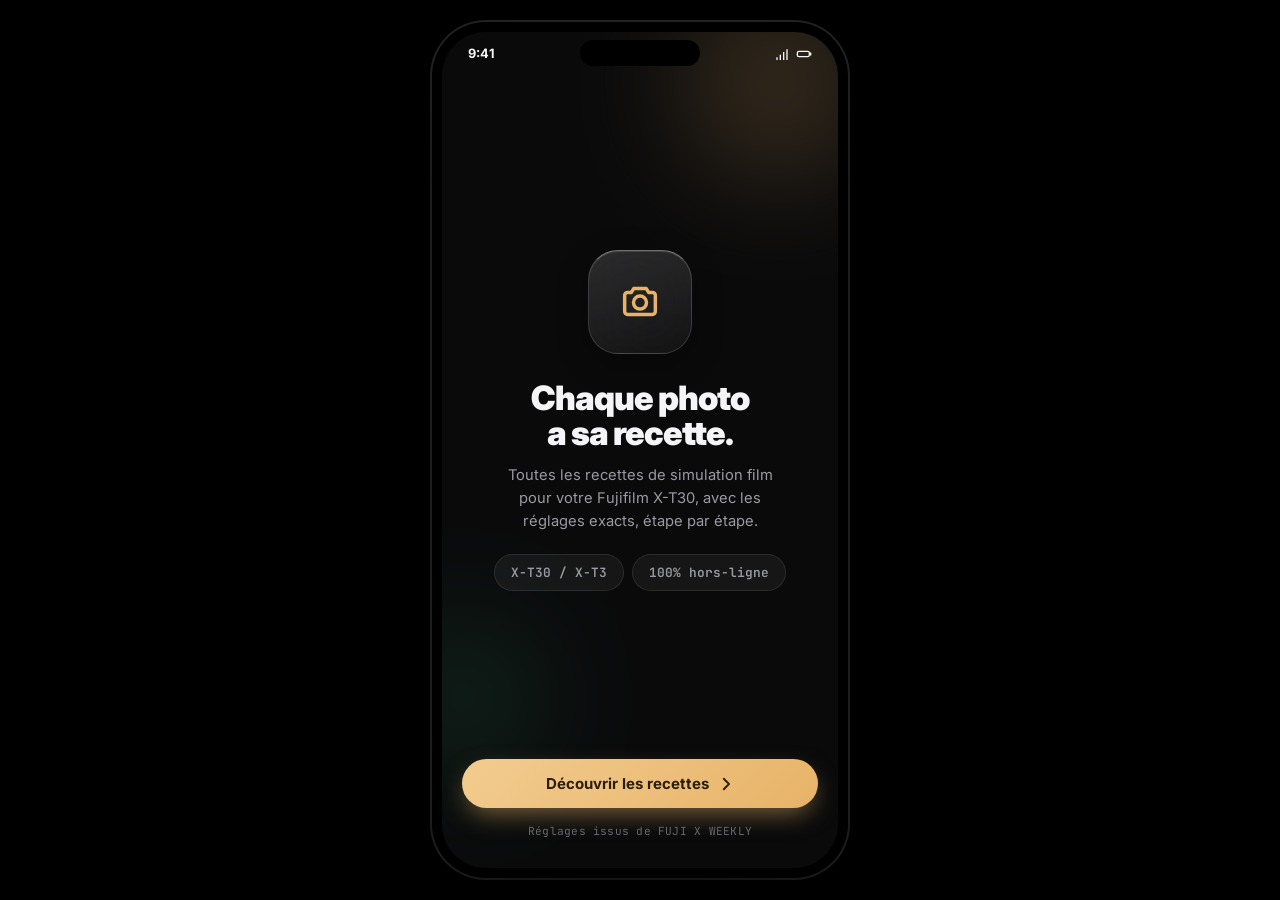
<file: projects/fujifilm-xt30-recipes/index.html>
<!DOCTYPE html>
<html lang="fr">
<head>
<meta charset="UTF-8">
<meta name="viewport" content="width=device-width, initial-scale=1.0, viewport-fit=cover">
<title>GRAIN — Recettes Fujifilm X-T30</title>
<meta name="description" content="GRAIN — Toutes les recettes de simulation film pour Fujifilm X-T3 / X-T30, avec réglages détaillés étape par étape.">
<meta name="theme-color" content="#0A0A0B">
<link rel="preconnect" href="https://fonts.googleapis.com">
<link rel="preconnect" href="https://fonts.gstatic.com" crossorigin>
<link href="https://fonts.googleapis.com/css2?family=Inter:wght@400;500;600;700;800;900&family=JetBrains+Mono:wght@400;500;600;700&display=swap" rel="stylesheet">
<style>
/* =========================================================
   GRAIN — Design tokens
   Source: ui-ux-pro-max — Liquid Glass + Modern Dark (Cinema Mobile)
            + Photography Studio palette + Modern Dark Cinema (Inter) type
   ========================================================= */
:root{
  --bg-deep:#020203;
  --bg-base:#0A0A0B;
  --bg-elevated:#131316;
  --glass-bg:linear-gradient(160deg, rgba(255,255,255,0.14), rgba(255,255,255,0.04));
  --glass-bg-soft:linear-gradient(160deg, rgba(255,255,255,0.09), rgba(255,255,255,0.02));
  --glass-border:rgba(255,255,255,0.14);
  --glass-border-top:rgba(255,255,255,0.38);
  --text:#F5F5F7;
  --text-muted:#9A9AA4;
  --text-faint:#67676F;
  --accent:#E8B368;
  --accent-2:#F2CC8F;
  --accent-ink:#2A1D0A;
  --fuji:#3ECF8E;
  --danger:#FF6B6B;
  --divider:rgba(255,255,255,0.09);
  --radius-xl:30px;
  --radius-lg:22px;
  --radius-md:16px;
  --radius-sm:12px;
  --safe-top:env(safe-area-inset-top,0px);
  --safe-bottom:env(safe-area-inset-bottom,0px);
  --ease:cubic-bezier(0.16,1,0.3,1);
}
*{box-sizing:border-box;margin:0;padding:0;-webkit-tap-highlight-color:transparent;}
html{-webkit-text-size-adjust:100%;}
body{
  font-family:'Inter',-apple-system,sans-serif;
  background:#000;
  color:var(--text);
  min-height:100vh;
  display:flex;justify-content:center;align-items:flex-start;
  padding:32px 12px;
}
button{font-family:inherit;}
img,svg{display:block;}
.mono{font-family:'JetBrains Mono',monospace;}
::selection{background:var(--accent);color:#000;}
@media (prefers-reduced-motion: reduce){*,*::before,*::after{animation-duration:.01ms !important;transition-duration:.01ms !important;}}

/* Phone shell */
.device{
  position:relative;width:100%;max-width:396px;height:844px;max-height:calc(100vh - 64px);
  background:var(--bg-base);border-radius:44px;overflow:hidden;isolation:isolate;
  box-shadow:0 40px 90px -20px rgba(0,0,0,0.7), 0 0 0 10px #000, 0 0 0 12px #232326;
}
.notch{position:absolute;top:8px;left:50%;transform:translateX(-50%);width:120px;height:26px;background:#000;border-radius:999px;z-index:60;}
.statusbar{
  position:absolute;top:0;left:0;right:0;height:calc(46px + var(--safe-top));
  padding:calc(14px + var(--safe-top)) 26px 0;display:flex;justify-content:space-between;
  font-size:0.8rem;font-weight:700;color:var(--text);z-index:55;pointer-events:none;
}
.statusbar .icons{display:flex;gap:5px;}

/* Ambient glow blobs */
.ambient{position:absolute;inset:0;overflow:hidden;pointer-events:none;z-index:0;}
.blob{position:absolute;border-radius:50%;filter:blur(60px);opacity:0.35;}
.blob1{width:260px;height:260px;background:radial-gradient(circle,var(--accent),transparent 70%);top:-80px;right:-70px;}
.blob2{width:220px;height:220px;background:radial-gradient(circle,var(--fuji),transparent 70%);bottom:60px;left:-90px;opacity:0.22;}

.app{position:absolute;inset:0;overflow:hidden;}
.screen{
  position:absolute;inset:0;background:var(--bg-base);display:flex;flex-direction:column;
  opacity:0;pointer-events:none;transform:translateX(18px);transition:opacity .3s var(--ease),transform .3s var(--ease);
}
.screen.active{opacity:1;pointer-events:auto;transform:translateX(0);z-index:5;}
.screen-scroll{flex:1;overflow-y:auto;overscroll-behavior:contain;padding-bottom:118px;scrollbar-width:none;position:relative;z-index:1;}
.screen-scroll::-webkit-scrollbar{display:none;}
.screen-top-pad{height:calc(52px + var(--safe-top));}

/* Glass */
.glass{
  background:var(--glass-bg);
  backdrop-filter:blur(28px) saturate(180%);-webkit-backdrop-filter:blur(28px) saturate(180%);
  border:1px solid var(--glass-border);border-top-color:var(--glass-border-top);
  border-radius:var(--radius-lg);
  box-shadow:0 10px 30px rgba(0,0,0,0.35), inset 0 1px 0 rgba(255,255,255,0.12);
}
.glass-soft{background:var(--glass-bg-soft);backdrop-filter:blur(20px) saturate(160%);-webkit-backdrop-filter:blur(20px) saturate(160%);border:1px solid var(--divider);border-radius:var(--radius-md);}

/* Topbar */
.topbar{display:flex;align-items:center;gap:12px;padding:calc(58px + var(--safe-top)) 20px 14px;position:relative;z-index:2;}
.topbar h1{font-size:1.08rem;font-weight:800;letter-spacing:-0.01em;}
.iconbtn{
  width:40px;height:40px;border-radius:999px;display:flex;align-items:center;justify-content:center;
  color:var(--text);cursor:pointer;flex-shrink:0;transition:transform .15s var(--ease);
}
.iconbtn:active{transform:scale(0.9);}
.iconbtn svg{width:19px;height:19px;}
.topbar .spacer{flex:1;}

/* Buttons */
.btn{appearance:none;border:none;cursor:pointer;font-weight:700;font-size:0.94rem;border-radius:999px;
  padding:15px 22px;display:flex;align-items:center;justify-content:center;gap:8px;
  transition:transform .12s var(--ease);touch-action:manipulation;}
.btn:active{transform:scale(0.96);}
.btn-primary{background:linear-gradient(135deg,var(--accent-2),var(--accent));color:var(--accent-ink);
  box-shadow:0 10px 26px -6px rgba(232,179,104,0.55);}
.btn-glass{color:var(--text);}
.btn-block{width:100%;}
.btn-sm{padding:8px 15px;font-size:0.78rem;border-radius:999px;}
.btn:focus-visible,.iconbtn:focus-visible,.chip:focus-visible,.tab-item:focus-visible{outline:2.5px solid var(--accent);outline-offset:2px;}

/* Chips */
.chip-row{display:flex;gap:8px;overflow-x:auto;scrollbar-width:none;padding:2px 2px 4px;}
.chip-row::-webkit-scrollbar{display:none;}
.chip{
  flex-shrink:0;border:1px solid var(--divider);background:rgba(255,255,255,0.05);color:var(--text-muted);
  font-size:0.8rem;font-weight:600;padding:9px 16px;border-radius:999px;cursor:pointer;
  display:flex;align-items:center;gap:6px;white-space:nowrap;transition:all .15s var(--ease);
}
.chip:active{transform:scale(0.95);}
.chip.selected{background:var(--text);border-color:var(--text);color:#000;}

/* Tab bar */
.tabbar{
  position:absolute;left:16px;right:16px;bottom:calc(14px + var(--safe-bottom));z-index:40;
  display:flex;justify-content:space-around;padding:10px 8px;
  transition:transform .25s var(--ease),opacity .25s var(--ease);
}
.tabbar.hidden{transform:translateY(140%);opacity:0;}
.tab-item{flex:1;display:flex;flex-direction:column;align-items:center;gap:3px;background:none;border:none;
  color:var(--text-faint);cursor:pointer;font-size:0.64rem;font-weight:700;padding:6px 2px;border-radius:14px;position:relative;}
.tab-item svg{width:21px;height:21px;stroke:currentColor;fill:none;stroke-width:1.8;}
.tab-item.active{color:var(--text);}
.tab-item.active::before{content:'';position:absolute;top:-2px;width:26px;height:3px;border-radius:3px;background:var(--accent);}

/* Cards */
.card{background:rgba(255,255,255,0.045);border:1px solid var(--divider);border-radius:var(--radius-lg);}

/* Recipe card */
.recipe-card{position:relative;border-radius:var(--radius-lg);overflow:hidden;cursor:pointer;
  border:1px solid var(--divider);background:#000;transition:transform .15s var(--ease);}
.recipe-card:active{transform:scale(0.98);}
.recipe-thumb{position:relative;width:100%;aspect-ratio:4/3;overflow:hidden;}
.recipe-thumb svg{width:110%;height:110%;position:absolute;top:-5%;left:-5%;}
.grain-overlay{position:absolute;inset:0;opacity:0.5;mix-blend-mode:overlay;}
#detail-hero-img svg{width:100%;height:100%;position:absolute;inset:0;}
.recipe-fav{position:absolute;top:10px;right:10px;width:32px;height:32px;border-radius:999px;
  display:flex;align-items:center;justify-content:center;z-index:3;}
.recipe-fav svg{width:16px;height:16px;}
.recipe-body{padding:12px 14px 14px;}
.recipe-badge{display:inline-flex;align-items:center;gap:5px;font-size:0.63rem;font-weight:700;
  padding:3px 8px;border-radius:999px;background:rgba(255,255,255,0.08);color:var(--text-muted);
  text-transform:uppercase;letter-spacing:0.04em;}

/* Spec chip */
.spec{background:rgba(255,255,255,0.045);border:1px solid var(--divider);border-radius:14px;padding:10px 12px;}
.spec .k{font-size:0.62rem;font-weight:700;color:var(--text-faint);text-transform:uppercase;letter-spacing:0.06em;}
.spec .v{font-size:0.92rem;font-weight:700;margin-top:3px;color:var(--text);}

/* Step */
.step{display:flex;gap:12px;position:relative;}
.step-line{position:absolute;left:15px;top:34px;bottom:-14px;width:1.5px;background:var(--divider);}
.step:last-child .step-line{display:none;}
.step-num{width:30px;height:30px;border-radius:999px;background:rgba(255,255,255,0.07);border:1px solid var(--divider);
  display:flex;align-items:center;justify-content:center;font-size:0.72rem;font-weight:800;flex-shrink:0;z-index:1;}

.row{display:flex;align-items:center;}
.between{justify-content:space-between;}
.col{display:flex;flex-direction:column;}
.muted{color:var(--text-muted);}
.faint{color:var(--text-faint);}
.mt-4{margin-top:4px;}.mt-6{margin-top:6px;}.mt-8{margin-top:8px;}.mt-10{margin-top:10px;}
.mt-14{margin-top:14px;}.mt-18{margin-top:18px;}.mt-24{margin-top:24px;}.mt-28{margin-top:28px;}
.px-20{padding-left:20px;padding-right:20px;}
.section-title{font-size:1.02rem;font-weight:800;letter-spacing:-0.01em;}
.link{color:var(--accent);font-weight:700;font-size:0.85rem;cursor:pointer;}
.sr-only{position:absolute;width:1px;height:1px;padding:0;margin:-1px;overflow:hidden;clip:rect(0,0,0,0);white-space:nowrap;border:0;}
.skip-link{position:absolute;top:-60px;left:8px;background:#000;color:#fff;padding:10px 14px;border-radius:8px;z-index:999;transition:top .2s;}
.skip-link:focus{top:8px;}
</style>
</head>
<body>
<a href="#main-app" class="skip-link">Aller au contenu principal</a>

<svg width="0" height="0" style="position:absolute" aria-hidden="true">
<defs>
<filter id="grainy"><feTurbulence type="fractalNoise" baseFrequency="0.85" numOctaves="2" stitchTiles="stitch" result="noise"/><feColorMatrix in="noise" type="matrix" values="0 0 0 0 1  0 0 0 0 1  0 0 0 0 1  0 0 0 0.5 0"/></filter>
<filter id="soft-blur" x="-60%" y="-60%" width="220%" height="220%"><feGaussianBlur stdDeviation="5"/></filter>
<filter id="soft-blur-lg" x="-80%" y="-80%" width="260%" height="260%"><feGaussianBlur stdDeviation="9"/></filter>
<radialGradient id="vignette" cx="50%" cy="42%" r="72%"><stop offset="50%" stop-color="#000" stop-opacity="0"/><stop offset="100%" stop-color="#000" stop-opacity="0.6"/></radialGradient>
<symbol id="i-home" viewBox="0 0 24 24"><path d="M3 11.5 12 4l9 7.5M5.5 10v9a1 1 0 0 0 1 1H10v-6h4v6h3.5a1 1 0 0 0 1-1v-9" stroke-linecap="round" stroke-linejoin="round"/></symbol>
<symbol id="i-heart" viewBox="0 0 24 24"><path d="M12 20.3 4.3 12.9a5 5 0 1 1 7.7-6.3 5 5 0 1 1 7.7 6.3Z" stroke-linejoin="round"/></symbol>
<symbol id="i-book" viewBox="0 0 24 24"><path d="M5 4.5h6.5A2.5 2.5 0 0 1 14 7v13a2 2 0 0 0-2-2H5Z" stroke-linejoin="round"/><path d="M19 4.5h-6.5A2.5 2.5 0 0 0 10 7v13a2 2 0 0 1 2-2h7Z" stroke-linejoin="round"/></symbol>
<symbol id="i-user" viewBox="0 0 24 24"><circle cx="12" cy="8.2" r="3.6"/><path d="M4.5 20c1-4 4-6 7.5-6s6.5 2 7.5 6" stroke-linecap="round"/></symbol>
<symbol id="i-search" viewBox="0 0 24 24"><circle cx="11" cy="11" r="6.5"/><path d="m20 20-4.3-4.3" stroke-linecap="round"/></symbol>
<symbol id="i-chevron-left" viewBox="0 0 24 24"><path d="M15 5 8 12l7 7" stroke-linecap="round" stroke-linejoin="round"/></symbol>
<symbol id="i-chevron-right" viewBox="0 0 24 24"><path d="M9 5l7 7-7 7" stroke-linecap="round" stroke-linejoin="round"/></symbol>
<symbol id="i-camera" viewBox="0 0 24 24"><path d="M4 8.5A1.5 1.5 0 0 1 5.5 7h2l1.2-2h6.6l1.2 2h2A1.5 1.5 0 0 1 20 8.5V17a1.5 1.5 0 0 1-1.5 1.5h-13A1.5 1.5 0 0 1 4 17Z" stroke-linejoin="round"/><circle cx="12" cy="12.3" r="3.4"/></symbol>
<symbol id="i-share" viewBox="0 0 24 24"><path d="M12 4v11.5M8 8l4-4 4 4M6 13v5.5a1.5 1.5 0 0 0 1.5 1.5h9a1.5 1.5 0 0 0 1.5-1.5V13" stroke-linecap="round" stroke-linejoin="round"/></symbol>
<symbol id="i-info" viewBox="0 0 24 24"><circle cx="12" cy="12" r="9"/><path d="M12 11v6M12 7.5v.01" stroke-linecap="round"/></symbol>
<symbol id="i-check" viewBox="0 0 24 24"><path d="m5 13 4.5 4.5L19 8" stroke-linecap="round" stroke-linejoin="round"/></symbol>
<symbol id="i-drop" viewBox="0 0 24 24"><path d="M12 3s6.5 7.4 6.5 12A6.5 6.5 0 1 1 5.5 15C5.5 10.4 12 3 12 3Z" stroke-linejoin="round"/></symbol>
<symbol id="i-sun" viewBox="0 0 24 24"><circle cx="12" cy="12" r="4.5"/><path d="M12 2.5v3M12 18.5v3M4.2 4.2l2.1 2.1M17.7 17.7l2.1 2.1M2.5 12h3M18.5 12h3M4.2 19.8l2.1-2.1M17.7 6.3l2.1-2.1" stroke-linecap="round"/></symbol>
<symbol id="i-moon" viewBox="0 0 24 24"><path d="M20 13.5A8.5 8.5 0 1 1 10.5 4a7 7 0 0 0 9.5 9.5Z" stroke-linejoin="round"/></symbol>
<symbol id="i-mono" viewBox="0 0 24 24"><circle cx="12" cy="12" r="8.5"/><path d="M12 3.5a8.5 8.5 0 0 1 0 17Z" fill="currentColor" stroke="none"/></symbol>
<symbol id="i-layers" viewBox="0 0 24 24"><path d="m12 3 8 4.5-8 4.5-8-4.5Z" stroke-linejoin="round"/><path d="m4 12 8 4.5 8-4.5M4 16.2 12 20.7l8-4.5" stroke-linecap="round" stroke-linejoin="round"/></symbol>
<symbol id="i-copy" viewBox="0 0 24 24"><rect x="8.5" y="8.5" width="11" height="11" rx="2.5"/><path d="M15 8.5V6.5A2 2 0 0 0 13 4.5H6.5a2 2 0 0 0-2 2V13a2 2 0 0 0 2 2h2" stroke-linecap="round" stroke-linejoin="round"/></symbol>
<symbol id="i-x" viewBox="0 0 24 24"><path d="M6 6l12 12M18 6 6 18" stroke-linecap="round"/></symbol>
<symbol id="i-wb" viewBox="0 0 24 24"><path d="M12 3v3M12 18v3M4.9 4.9l2.1 2.1M17 17l2.1 2.1M3 12h3M18 12h3M4.9 19.1 7 17M17 7l2.1-2.1" stroke-linecap="round"/><circle cx="12" cy="12" r="3.2"/></symbol>
<symbol id="i-slider" viewBox="0 0 24 24"><path d="M4 7h9M17 7h3M4 17h3M9 17h11" stroke-linecap="round"/><circle cx="13.5" cy="7" r="2.3"/><circle cx="7" cy="17" r="2.3"/></symbol>
</defs>
</svg>
<style>svg use{fill:none;stroke:currentColor;stroke-width:1.8;}</style>

<div class="device" id="main-app">
  <div class="notch" aria-hidden="true"></div>
  <div class="statusbar" aria-hidden="true">
    <span>9:41</span>
    <span class="icons">
      <svg width="16" height="16" viewBox="0 0 24 24" fill="currentColor"><path d="M2 17h2v4H2zM7 13h2v8H7zM12 9h2v12h-2zM17 5h2v16h-2z"/></svg>
      <svg width="16" height="16" viewBox="0 0 24 24" fill="none" stroke="currentColor" stroke-width="2"><rect x="2" y="8" width="18" height="8" rx="2.5"/><path d="M22 10.5v3" stroke-linecap="round"/></svg>
    </span>
  </div>

  <div class="app" role="application" aria-label="Application GRAIN">

    <!-- ============ SCREEN: WELCOME ============ -->
    <section class="screen active" id="screen-welcome" aria-label="Bienvenue">
      <div class="ambient"><div class="blob blob1"></div><div class="blob blob2"></div></div>
      <div class="screen-scroll" style="padding:0;display:flex;flex-direction:column;position:relative;z-index:1;">
        <div style="flex:1;display:flex;flex-direction:column;align-items:center;justify-content:center;padding:calc(70px + var(--safe-top)) 30px 0;">
          <div class="glass" style="width:104px;height:104px;display:flex;align-items:center;justify-content:center;border-radius:30px;">
            <svg width="46" height="46" viewBox="0 0 24 24" style="color:var(--accent);"><use href="#i-camera" stroke-width="1.6"/></svg>
          </div>
          <h1 style="font-size:2.1rem;font-weight:900;letter-spacing:-0.03em;text-align:center;margin-top:26px;line-height:1.05;">Chaque photo<br>a sa recette.</h1>
          <p class="muted" style="text-align:center;font-size:0.92rem;line-height:1.55;margin-top:14px;max-width:280px;">Toutes les recettes de simulation film pour votre Fujifilm X-T30, avec les réglages exacts, étape par étape.</p>
          <div class="row mono" style="gap:8px;margin-top:22px;flex-wrap:wrap;justify-content:center;">
            <span class="chip" style="cursor:default;">X-T30 / X-T3</span>
            <span class="chip" style="cursor:default;">100% hors-ligne</span>
          </div>
        </div>
        <div class="px-20" style="padding-bottom:calc(30px + var(--safe-bottom));padding-top:20px;position:relative;z-index:1;">
          <button class="btn btn-primary btn-block" onclick="goto('screen-home')">
            Découvrir les recettes
            <svg width="18" height="18"><use href="#i-chevron-right" style="stroke:#2A1D0A;stroke-width:2.4;"/></svg>
          </button>
          <p class="faint mono" style="text-align:center;font-size:0.7rem;margin-top:16px;letter-spacing:0.02em;">Réglages issus de FUJI X WEEKLY</p>
        </div>
      </div>
    </section>

    <!-- ============ SCREEN: HOME ============ -->
    <section class="screen" id="screen-home" aria-label="Recettes">
      <div class="screen-scroll">
        <div class="screen-top-pad"></div>
        <div class="px-20" style="padding-top:12px;">
          <div class="row between">
            <div>
              <p class="faint mono" style="font-size:0.7rem;letter-spacing:0.06em;text-transform:uppercase;">Fujifilm X-T30</p>
              <h1 style="font-size:1.5rem;font-weight:900;letter-spacing:-0.02em;">Recettes</h1>
            </div>
            <button class="iconbtn glass" aria-label="Rechercher" onclick="focusSearch()"><svg><use href="#i-search"/></svg></button>
          </div>

          <div class="glass row" style="margin-top:16px;padding:13px 16px;gap:10px;">
            <svg width="18" height="18" style="color:var(--text-faint);"><use href="#i-search"/></svg>
            <input id="search-input" oninput="renderHome()" placeholder="Rechercher une recette, une ambiance…" style="background:none;border:none;outline:none;color:var(--text);font-size:0.88rem;flex:1;font-family:inherit;">
          </div>

          <div class="chip-row mt-14" id="category-chips"></div>

          <div class="row between mt-24" style="align-items:baseline;">
            <h2 class="section-title" id="home-count">59 recettes</h2>
            <span class="link mono" style="font-size:0.72rem;text-transform:uppercase;" onclick="goto('screen-guide')">Guide</span>
          </div>
          <div id="recipe-grid" style="display:grid;grid-template-columns:1fr 1fr;gap:12px;margin-top:14px;"></div>
        </div>
      </div>
      <nav class="tabbar glass" aria-label="Navigation principale"></nav>
    </section>

    <!-- ============ SCREEN: RECIPE DETAIL ============ -->
    <section class="screen" id="screen-detail" aria-label="Détail de la recette">
      <div class="screen-scroll" style="padding-top:0;">
        <div style="position:relative;height:62vh;max-height:520px;min-height:400px;overflow:hidden;" id="detail-hero">
          <div id="detail-hero-img" style="position:absolute;inset:0;z-index:1;"></div>
          <div class="row between" style="position:absolute;top:calc(16px + var(--safe-top));left:16px;right:16px;z-index:5;">
            <button class="iconbtn glass" aria-label="Retour" onclick="back()"><svg><use href="#i-chevron-left"/></svg></button>
            <div class="row" style="gap:8px;">
              <button class="iconbtn glass" aria-label="Partager"><svg><use href="#i-share"/></svg></button>
              <button class="iconbtn glass" id="detail-fav-btn" aria-label="Ajouter aux favoris" onclick="toggleFavoriteCurrent()"><svg><use href="#i-heart"/></svg></button>
            </div>
          </div>
          <div style="position:absolute;left:0;right:0;bottom:0;padding:20px;z-index:4;background:linear-gradient(180deg, rgba(0,0,0,0) 0%, rgba(0,0,0,0.55) 45%, rgba(0,0,0,0.92) 100%);">
            <span class="recipe-badge mono" id="detail-base"></span>
            <h1 style="font-size:2.1rem;font-weight:900;letter-spacing:-0.03em;line-height:1.02;margin-top:12px;text-shadow:0 2px 20px rgba(0,0,0,0.5);" id="detail-name"></h1>
            <p style="font-size:0.88rem;color:rgba(255,255,255,0.82);margin-top:8px;" id="detail-tagline"></p>
          </div>
        </div>
        <div class="px-20" style="padding-top:20px;position:relative;z-index:2;">
          <p class="muted" style="font-size:0.88rem;line-height:1.6;" id="detail-desc"></p>
          <div class="row" id="detail-tags" style="gap:6px;margin-top:14px;flex-wrap:wrap;"></div>

          <a id="detail-source-link" href="#" target="_blank" rel="noopener" class="card row between mt-18" style="padding:14px 16px;text-decoration:none;color:var(--text);">
            <span class="row" style="gap:10px;">
              <span style="width:36px;height:36px;border-radius:11px;background:rgba(255,255,255,0.07);display:flex;align-items:center;justify-content:center;flex-shrink:0;">
                <svg width="17" height="17" style="color:var(--accent);"><use href="#i-camera"/></svg>
              </span>
              <span>
                <p style="font-weight:700;font-size:0.85rem;">Voir de vraies photos</p>
                <p class="faint" style="font-size:0.72rem;">Exemples réels sur Fuji X Weekly</p>
              </span>
            </span>
            <svg width="16" height="16" style="color:var(--text-faint);"><use href="#i-chevron-right"/></svg>
          </a>
          <p class="faint" style="font-size:0.68rem;margin-top:8px;line-height:1.4;">L'aperçu ci-dessus est une simulation stylisée de l'ambiance colorimétrique, pas une photo issue d'un boîtier — pour de vrais exemples, consultez le lien ci-dessus.</p>

          <h2 class="section-title mt-24">Fiche technique</h2>
          <div id="detail-specs" style="display:grid;grid-template-columns:1fr 1fr;gap:8px;margin-top:12px;"></div>

          <div class="row between mt-24" style="align-items:baseline;">
            <h2 class="section-title">Réglages, étape par étape</h2>
          </div>
          <p class="faint" style="font-size:0.76rem;margin-top:4px;">Faites défiler vers le bas pour tout appliquer sur votre boîtier.</p>
          <div class="col mt-14" id="detail-steps" style="gap:16px;"></div>

          <div class="glass-soft mt-24" style="padding:14px 16px;">
            <div class="row" style="gap:8px;">
              <svg width="15" height="15" style="color:var(--accent);flex-shrink:0;margin-top:2px;"><use href="#i-info"/></svg>
              <p class="muted" style="font-size:0.76rem;line-height:1.55;">Une fois tous les réglages effectués, ouvrez le menu <span class="mono" style="color:var(--text);">IQ</span>, sélectionnez <span class="mono" style="color:var(--text);">EDIT/SAVE CUSTOM SETTING</span> et enregistrez sur l'un des emplacements C1 à C7.</p>
            </div>
          </div>
          <div style="height:16px;"></div>
        </div>
      </div>
    </section>

    <!-- ============ SCREEN: FAVORITES ============ -->
    <section class="screen" id="screen-favorites" aria-label="Favoris">
      <div class="screen-scroll">
        <div class="screen-top-pad"></div>
        <div class="px-20" style="padding-top:12px;">
          <p class="faint mono" style="font-size:0.7rem;letter-spacing:0.06em;text-transform:uppercase;">Vos réglages</p>
          <h1 style="font-size:1.5rem;font-weight:900;letter-spacing:-0.02em;">Favoris</h1>
          <div id="favorites-grid" style="display:grid;grid-template-columns:1fr 1fr;gap:12px;margin-top:18px;"></div>
        </div>
      </div>
      <nav class="tabbar glass" aria-label="Navigation principale"></nav>
    </section>

    <!-- ============ SCREEN: GUIDE ============ -->
    <section class="screen" id="screen-guide" aria-label="Guide">
      <div class="screen-scroll">
        <div class="screen-top-pad"></div>
        <div class="px-20" style="padding-top:12px;">
          <p class="faint mono" style="font-size:0.7rem;letter-spacing:0.06em;text-transform:uppercase;">Prise en main</p>
          <h1 style="font-size:1.5rem;font-weight:900;letter-spacing:-0.02em;">Guide</h1>

          <h2 class="section-title mt-24">Enregistrer une recette sur C1–C7</h2>
          <div class="col mt-14" style="gap:16px;" id="guide-steps"></div>

          <h2 class="section-title mt-28">Lexique des réglages</h2>
          <div class="col mt-14" style="gap:10px;" id="guide-glossary"></div>

          <h2 class="section-title mt-28">Compatibilité</h2>
          <div class="glass-soft mt-14" style="padding:16px;">
            <p style="font-size:0.85rem;line-height:1.6;" class="muted">Le X-T30 et le X-T3 partagent le même capteur X-Trans IV et le même processeur, mais n'ont pas reçu certaines simulations film plus récentes (Classic Negative, Nostalgic Neg., Reala Ace) ni certains réglages plus fins (Color Chrome FX Blue, Clarity, taille du grain). Les recettes de cette application n'utilisent que des simulations et réglages réellement disponibles sur votre boîtier — certaines recettes portent le nom d'un effet (ex. « Eterna Bleach Bypass ») mais le recréent avec les outils du X-T3/X-T30, sans nécessiter la simulation d'origine.</p>
          </div>
          <div style="height:16px;"></div>
        </div>
      </div>
      <nav class="tabbar glass" aria-label="Navigation principale"></nav>
    </section>

    <!-- ============ SCREEN: ABOUT ============ -->
    <section class="screen" id="screen-about" aria-label="À propos">
      <div class="screen-scroll">
        <div class="screen-top-pad"></div>
        <div class="px-20" style="padding-top:12px;">
          <div class="row" style="gap:14px;">
            <div class="glass" style="width:60px;height:60px;border-radius:18px;display:flex;align-items:center;justify-content:center;">
              <svg width="28" height="28" style="color:var(--accent);"><use href="#i-camera" stroke-width="1.6"/></svg>
            </div>
            <div>
              <h1 style="font-size:1.2rem;font-weight:900;letter-spacing:-0.01em;">GRAIN</h1>
              <p class="muted" style="font-size:0.8rem;">Recettes pour Fujifilm X-T30</p>
            </div>
          </div>

          <div class="glass mt-24" style="padding:16px;">
            <p style="font-size:0.85rem;line-height:1.6;" class="muted">GRAIN rassemble une sélection de recettes de simulation film compatibles avec votre Fujifilm X-T30, directement inspirées des travaux de <span style="color:var(--text);font-weight:700;">Fuji X Weekly</span>. Toute l'application fonctionne hors-ligne : vos favoris sont sauvegardés localement sur votre appareil.</p>
          </div>

          <h2 class="section-title mt-24">Réglages</h2>
          <div class="card mt-14" style="overflow:hidden;">
            <div id="about-settings"></div>
          </div>

          <p class="faint mono" style="text-align:center;font-size:0.7rem;margin-top:28px;">GRAIN v1.0 — non affilié à FUJIFILM Corporation</p>
          <div style="height:16px;"></div>
        </div>
      </div>
      <nav class="tabbar glass" aria-label="Navigation principale"></nav>
    </section>

  </div>
</div>

<script>
/* ============ SCENES (stylized preview illustrations) ============
   Same reference scene reused across recipes with recipe-specific gradient
   tints (not CSS hue-rotate, which reads unpredictably on a colored base) so
   each thumbnail approximates that recipe's actual color grade. These are
   illustrative previews, not real camera JPEGs. */
function sceneMarkup(scene, gid){
  if(scene==='portrait'){
    return `<rect width="200" height="150" fill="url(#${gid})"/>
      <circle cx="160" cy="112" r="16" fill="#fff" opacity="0.16" filter="url(#soft-blur-lg)"/>
      <circle cx="34" cy="100" r="11" fill="#fff" opacity="0.14" filter="url(#soft-blur-lg)"/>
      <circle cx="100" cy="26" r="30" fill="#fff" opacity="0.3" filter="url(#soft-blur-lg)"/>
      <circle cx="100" cy="24" r="15" fill="#fff" opacity="0.55"/>
      <ellipse cx="100" cy="150" rx="120" ry="34" fill="#000" opacity="0.5" filter="url(#soft-blur)"/>
      <ellipse cx="100" cy="150" rx="120" ry="26" fill="#0a0a0a"/>
      <path d="M100 74c-17 0-28 14-28 31 0 12 5 23 12 29 1 8 3 12 5 12h22c2 0 4-4 5-12 7-6 12-17 12-29 0-17-11-31-28-31Z" fill="#000" opacity="0.35" filter="url(#soft-blur)"/>
      <path d="M100 76c-16 0-27 13-27 30 0 12 5 22 12 28 3 10 8 14 15 14s12-4 15-14c7-6 12-16 12-28 0-17-11-30-27-30Z" fill="#3a2a20"/>
      <path d="M76 100c1-14 11-24 24-24" stroke="#fff" stroke-opacity="0.16" stroke-width="2.5" fill="none" stroke-linecap="round"/>
      <ellipse cx="100" cy="152" rx="47" ry="58" fill="#000" opacity="0.4" filter="url(#soft-blur)"/>
      <ellipse cx="100" cy="150" rx="46" ry="55" fill="#2a2018"/>
      <rect width="200" height="150" fill="url(#vignette)"/>`;
  }
  if(scene==='landscape'){
    return `<rect width="200" height="150" fill="url(#${gid})"/>
      <ellipse cx="150" cy="34" rx="30" ry="10" fill="#fff" opacity="0.22" filter="url(#soft-blur-lg)"/>
      <ellipse cx="60" cy="46" rx="22" ry="7" fill="#fff" opacity="0.14" filter="url(#soft-blur-lg)"/>
      <circle cx="100" cy="32" r="26" fill="#fff" opacity="0.28" filter="url(#soft-blur-lg)"/>
      <circle cx="100" cy="30" r="12" fill="#fff" opacity="0.6"/>
      <path d="M0 95 50 68 80 85 115 62 150 82 200 65V150H0Z" fill="#2a3038" opacity="0.55"/>
      <path d="M0 112 55 78 92 100 135 72 200 100V150H0Z" fill="#171b1f" opacity="0.85"/>
      <path d="M0 128 45 96 90 122 130 90 200 126V150H0Z" fill="#0a0a0a"/>
      <rect width="200" height="150" fill="url(#vignette)"/>`;
  }
  return `<rect width="200" height="150" fill="url(#${gid})"/>
    <circle cx="100" cy="20" r="34" fill="#fff" opacity="0.06" filter="url(#soft-blur-lg)"/>
    <circle cx="30" cy="24" r="1.4" fill="#fff" opacity=".8"/><circle cx="60" cy="14" r="1" fill="#fff" opacity=".6"/>
    <circle cx="95" cy="30" r="1.2" fill="#fff" opacity=".7"/><circle cx="150" cy="18" r="1" fill="#fff" opacity=".6"/>
    <circle cx="120" cy="10" r="1" fill="#fff" opacity=".5"/>
    <rect x="10" y="70" width="26" height="80" fill="#050505"/><rect x="42" y="50" width="20" height="100" fill="#080808"/>
    <rect x="68" y="85" width="30" height="65" fill="#060606"/><rect x="104" y="40" width="22" height="110" fill="#080808"/>
    <rect x="132" y="95" width="26" height="55" fill="#050505"/><rect x="164" y="65" width="24" height="85" fill="#070707"/>
    <g fill="#F2CC8F" opacity="0.35" filter="url(#soft-blur)">
      <rect x="13" y="78" width="8" height="8"/><rect x="22" y="93" width="8" height="8"/><rect x="13" y="108" width="8" height="8"/>
      <rect x="45" y="58" width="8" height="8"/><rect x="45" y="78" width="8" height="8"/><rect x="52" y="93" width="8" height="8"/>
      <rect x="72" y="93" width="8" height="8"/><rect x="84" y="103" width="8" height="8"/>
      <rect x="108" y="53" width="8" height="8"/><rect x="108" y="73" width="8" height="8"/><rect x="115" y="88" width="8" height="8"/>
      <rect x="136" y="103" width="8" height="8"/><rect x="145" y="113" width="8" height="8"/>
      <rect x="168" y="78" width="8" height="8"/><rect x="176" y="93" width="8" height="8"/>
    </g>
    <g fill="#F2CC8F" opacity="0.9">
      <rect x="15" y="80" width="4" height="4"/><rect x="24" y="95" width="4" height="4"/><rect x="15" y="110" width="4" height="4"/>
      <rect x="47" y="60" width="4" height="4"/><rect x="47" y="80" width="4" height="4"/><rect x="54" y="95" width="4" height="4"/>
      <rect x="74" y="95" width="4" height="4"/><rect x="86" y="105" width="4" height="4"/>
      <rect x="110" y="55" width="4" height="4"/><rect x="110" y="75" width="4" height="4"/><rect x="117" y="90" width="4" height="4"/>
      <rect x="138" y="105" width="4" height="4"/><rect x="147" y="115" width="4" height="4"/>
      <rect x="170" y="80" width="4" height="4"/><rect x="178" y="95" width="4" height="4"/>
    </g>
    <ellipse cx="100" cy="150" rx="110" ry="14" fill="#000" opacity="0.4" filter="url(#soft-blur)"/>
    <rect width="200" height="150" fill="url(#vignette)"/>`;
}
function thumbSvg(id, scene, tint, filter, grain){
  const gid = 'g-'+id;
  return `<svg viewBox="0 0 200 150" preserveAspectRatio="xMidYMid slice" style="filter:${filter};">
    <defs><linearGradient id="${gid}" x1="0" y1="0" x2="0" y2="1"><stop offset="0" stop-color="${tint[0]}"/><stop offset="1" stop-color="${tint[1]}"/></linearGradient></defs>
    ${sceneMarkup(scene, gid)}
  </svg>${grain?'<div class="grain-overlay" style="filter:url(#grainy);"></div>':''}`;
}

/* ============ RECIPE DATA (source: Fuji X Weekly — "Essential 7" for X-T3/X-T30) ============ */
const recipes = [
  {
    id:'portra400v2', source:'https://fujixweekly.com/2021/08/17/fujifilm-x-t3-x-t30-film-simulation-recipe-kodak-portra-400-v2/', name:'Kodak Portra 400 v2', base:'Classic Chrome', scene:'portrait',
    tint:['#7a5a3c','#d9a875'], filter:'saturate(1.1) contrast(0.97) brightness(1.05)', grain:true,
    cats:['portrait','couleur','jour'], tagline:'Lumière du jour & golden hour',
    desc:"Une variante du rendu Portra 400, étudiée à partir d'exemples réels de la pellicule. Excellent en journée, en particulier au lever et coucher du soleil — idéal pour le portrait, mais polyvalent sur beaucoup de sujets.",
    specs:{dr:'DR-Auto',highlight:'-1',shadow:'-1',color:'+2',sharp:'-2',nr:'-4',grain:'Forte',chrome:'Forte',wbType:'Lumière du jour',wbShift:'R+2 / B-6',iso:'Auto (jusqu\'à 6400)',ec:'+2/3 à +1'}
  },
  {
    id:'classickodak', source:'https://fujixweekly.com/2022/11/08/fujifilm-x-t30-x-t3-x-trans-iii-film-simulation-recipe-classic-kodak/', name:'Classic Kodak', base:'Classic Chrome', scene:'landscape',
    tint:['#5a4326','#d4913f'], filter:'saturate(1.3) contrast(1.12) brightness(0.98)', grain:true,
    cats:['paysage','couleur','jour'], tagline:'Plein soleil, milieu de journée',
    desc:"Un rendu chaleureux et saturé, pensé pour le plein soleil de milieu de journée, quand la lumière est dure et haute dans le ciel. Couleurs riches et contraste marqué.",
    specs:{dr:'DR400',highlight:'-2',shadow:'+1',color:'+4',sharp:'-1',nr:'-4',grain:'Forte',chrome:'Désactivé',wbType:'Ombre',wbShift:'R-1 / B+2',iso:'Auto (jusqu\'à 6400)',ec:'+1/3 à +1'}
  },
  {
    id:'vision3250d', source:'https://fujixweekly.com/2020/05/11/my-fujifilm-x-t30-kodak-vision3-250d-film-simulation-recipe/', name:'Kodak Vision3 250D', base:'Eterna', scene:'landscape',
    tint:['#1d3b3a','#5c9088'], filter:'saturate(0.9) contrast(1.1) brightness(0.94)', grain:true,
    cats:['paysage','couleur','cinema'], tagline:'Ciel couvert, rendu cinéma',
    desc:"Basée sur la pellicule cinéma Kodak Vision3 250D. Excellente par temps couvert comme en plein soleil, avec une science des couleurs cinématographique typique du profil Eterna.",
    specs:{dr:'DR100',highlight:'+3',shadow:'+4',color:'+3',sharp:'-2',nr:'-4',grain:'Forte',chrome:'Forte',wbType:'Fluorescent 1',wbShift:'R-3 / B-1',iso:'Auto (jusqu\'à 6400)',ec:'+1/3 à +2/3'}
  },
  {
    id:'ektachrome', source:'https://fujixweekly.com/2022/07/26/fujifilm-x-trans-iii-x-t3-x-t30-film-simulation-recipe-ektachrome-e100gx/', name:'Ektachrome E100GX', base:'Classic Chrome', scene:'landscape',
    tint:['#2c3f52','#8aa3ad'], filter:'saturate(0.9) contrast(0.94) brightness(1.06)', grain:false,
    cats:['paysage','couleur','jour'], tagline:'Polyvalente, tons froids',
    desc:"Inspirée de la diapositive Ektachrome E100GX. Très bonne en plein soleil comme par temps maussade et couvert, avec une dominante fraîche caractéristique de la balance des blancs Fluorescent 2.",
    specs:{dr:'DR200',highlight:'-2',shadow:'+2',color:'+4',sharp:'-2',nr:'-4',grain:'Faible',chrome:'Désactivé',wbType:'Fluorescent 2',wbShift:'R-1 / B-6',iso:'Auto (jusqu\'à 6400)',ec:'+1/3 à +1'}
  },
  {
    id:'ultramax', source:'https://fujixweekly.com/2020/08/24/fujifilm-x-t20-x-trans-iii-x-t30-film-simulation-recipe-kodak-ultramax/', name:'Kodak Ultramax', base:'Classic Chrome', scene:'portrait',
    tint:['#5c3a2e','#d97a4a'], filter:'saturate(1.4) contrast(1.1) brightness(1.03)', grain:true,
    cats:['portrait','couleur','polyvalent'], tagline:'Le passe-partout, en toutes conditions',
    desc:"Une recette extrêmement polyvalente, utilisable quelles que soient les conditions de lumière. Couleurs vives et punchy, dans l'esprit d'une pellicule argentique grand public.",
    specs:{dr:'DR400',highlight:'+2',shadow:'+2',color:'+4',sharp:'+2',nr:'-4',grain:'Forte',chrome:'Désactivé',wbType:'Auto',wbShift:'R+1 / B-6',iso:'Auto (jusqu\'à 6400)',ec:'+1/3 à +1'}
  },
  {
    id:'jeffdavenport', source:'https://fujixweekly.com/2020/03/23/my-fujifilm-x-t30-jeff-davenport-night-recipe/', name:'Jeff Davenport Night', base:'Pro Neg. Hi', scene:'night',
    tint:['#050a14','#132038'], filter:'saturate(1.15) contrast(1.15) brightness(0.95)', grain:true,
    cats:['nuit','couleur'], tagline:'Du crépuscule à l\'aube, lumières de ville',
    desc:"Pensée pour la nuit, entre chien et loup et jusqu'à l'aube — particulièrement efficace avec l'éclairage urbain. Utilisée en plein jour, elle donne une forte dominante bleue : à réserver à la nuit tombée.",
    specs:{dr:'DR400',highlight:'+1',shadow:'0',color:'+2',sharp:'+1',nr:'-4',grain:'Faible',chrome:'Forte',wbType:'Kelvin 2650K',wbShift:'R-1 / B+4',iso:'Auto (plafond élevé conseillé)',ec:'0 à +1/3'}
  },
  {
    id:'analogmono', source:'https://fujixweekly.com/2022/01/05/fujifilm-x-h1-x-trans-iii-x-t3-x-t30-film-simulation-recipe-analog-monochrome/', name:'Analog Monochrome', base:'Acros + Filtre Vert', scene:'portrait',
    tint:['#4a4a48','#9a9690'], filter:'grayscale(1) contrast(1.25) brightness(0.97)', grain:false,
    cats:['nb'], tagline:'Noir & blanc, contraste marqué',
    desc:"Un noir et blanc contrasté avec des noirs profonds et des blancs lumineux qui ne cramment pas facilement. Le grain est réglé sur Faible pour un rendu propre — tentez Forte pour un résultat plus brut.",
    specs:{dr:'DR400',highlight:'+1',shadow:'+3',color:'—',sharp:'-1',nr:'-4',grain:'Faible',chrome:'N/A',wbType:'Incandescent',wbShift:'R-8 / B-8',iso:'Auto (jusqu\'à 12800)',ec:'+1/3 à +2/3'}
  },
  {
    id:'kodachrome64', source:'https://fujixweekly.com/2019/08/02/my-fujifilm-x-t30-kodachrome-64-film-simulation-recipe/', name:'Kodachrome 64', base:'Classic Chrome', scene:'landscape',
    tint:['#4a3520','#e0a24a'], filter:'saturate(1.4) contrast(1.15) brightness(1.02)', grain:true,
    cats:['paysage','couleur','polyvalent','jour'], tagline:'Vif, punchy, fidèle',
    desc:"Idéal pour paysages, portraits et scènes polyvalentes en plein jour où l'on recherche des couleurs vives et fidèles avec un contraste marqué.",
    specs:{dr:'DR400',highlight:'+1',shadow:'+2',color:'0',sharp:'+2',nr:'-4',grain:'Forte',chrome:'Faible',wbType:'Lumière du jour',wbShift:'R+2 / B-5',iso:'Auto (jusqu’à 6400)',ec:'+1/3 à +1'}
  },
  {
    id:'mccurrykodachrome', source:'https://fujixweekly.com/2024/01/25/mccurry-kodachrome-a-fujifilm-x-trans-iv-film-simulation-recipe/', name:'McCurry Kodachrome', base:'Classic Chrome', scene:'portrait',
    tint:['#6b3620','#e0793f'], filter:'saturate(1.55) contrast(1.12) brightness(1.0)', grain:true,
    cats:['portrait','couleur','jour'], tagline:'Portraits saturés et lumineux',
    desc:"Parfait pour portraits colorés et scènes ensoleillées façon Steve McCurry ; à exposer avec précision pour éviter l'écrêtage des hautes lumières.",
    specs:{dr:'DR100',highlight:'0',shadow:'0',color:'+2',sharp:'-2',nr:'-2',grain:'Faible',chrome:'Forte',wbType:'Kelvin 5900K',wbShift:'R-1 / B+4',iso:'Auto (jusqu’à 1600)',ec:'-1/3 à +1/3'}
  },
  {
    id:'kodakgold200', source:'https://fujixweekly.com/2020/04/16/my-fujifilm-x-t30-kodak-gold-200-film-simulation-recipe/', name:'Kodak Gold 200', base:'Classic Chrome', scene:'portrait',
    tint:['#5c3c22','#d99a4e'], filter:'saturate(1.35) contrast(1.08) brightness(1.03)', grain:true,
    cats:['portrait','couleur','vintage','jour'], tagline:'Chaleureux, nostalgique',
    desc:"Convient aux photos de vacances, portraits décontractés et scènes de rue ensoleillées, pour un rendu chaleureux et nostalgique typique des années 90.",
    specs:{dr:'DR-Auto',highlight:'-2',shadow:'+1',color:'+3',sharp:'-2',nr:'-4',grain:'Forte',chrome:'Désactivé',wbType:'Lumière du jour',wbShift:'R+4 / B-5',iso:'Auto (jusqu’à 6400)',ec:'+2/3 à +1 1/3'}
  },
  {
    id:'portra400v1', source:'https://fujixweekly.com/2020/05/10/my-fujifilm-x-t30-kodak-portra-400-film-simulation-recipe/', name:'Kodak Portra 400', base:'Classic Chrome', scene:'portrait',
    tint:['#6b3e28','#cf7d45'], filter:'saturate(1.2) contrast(1.05) brightness(1.0)', grain:true,
    cats:['portrait','couleur','jour'], tagline:'Chaud, contrasté, grainé',
    desc:"Adapté aux portraits et scènes de rue nécessitant un rendu chaleureux à dominante rouge-orangé, avec un grain plus marqué que la version Portra 160.",
    specs:{dr:'DR-Auto',highlight:'-1',shadow:'-1',color:'+2',sharp:'-2',nr:'-4',grain:'Forte',chrome:'Forte',wbType:'Lumière du jour',wbShift:'R+4 / B-5',iso:'Auto (jusqu’à 6400)',ec:'+2/3 à +1'}
  },
  {
    id:'portra160', source:'https://fujixweekly.com/2020/04/03/my-fujifilm-x-t30-kodak-portra-160-film-simulation-recipe/', name:'Kodak Portra 160', base:'Classic Chrome', scene:'portrait',
    tint:['#6a5240','#c9a679'], filter:'saturate(0.85) contrast(0.92) brightness(1.05)', grain:true,
    cats:['portrait','couleur','jour','polyvalent'], tagline:'Doux et naturel',
    desc:"Idéal pour le portrait en lumière naturelle et les scènes à fort contraste, grâce à des tons doux et une saturation des couleurs plus discrète.",
    specs:{dr:'DR-Auto',highlight:'-2',shadow:'-2',color:'+1',sharp:'-2',nr:'-4',grain:'Faible',chrome:'Désactivé',wbType:'Lumière du jour',wbShift:'R+4 / B-5',iso:'Auto (jusqu’à 6400)',ec:'+2/3 à +1 1/3'}
  },
  {
    id:'eterna', source:'https://fujixweekly.com/2019/04/12/my-fujifilm-x-t30-eterna-film-simulation-recipe/', name:'Eterna', base:'Eterna', scene:'landscape',
    tint:['#243530','#6f8a78'], filter:'saturate(0.85) contrast(1.05) brightness(0.97)', grain:true,
    cats:['paysage','cinema','polyvalent'], tagline:'Filmique, tout-terrain',
    desc:"Polyvalent au quotidien, du paysage à la rue en passant par le portrait, avec un rendu filmique doux dont l'aspect varie selon l'exposition.",
    specs:{dr:'DR100',highlight:'+4',shadow:'+4',color:'+4',sharp:'+2',nr:'-4',grain:'Forte',chrome:'Faible',wbType:'Auto',wbShift:'R+5 / B-6',iso:'Auto (jusqu’à 6400)',ec:'variable selon la scène'}
  },
  {
    id:'vintageeterna', source:'https://fujixweekly.com/2024/02/05/vintage-eterna-fujifilm-x-trans-v-x-trans-iv-x-h1-film-simulation-recipes/', name:'Vintage Eterna', base:'Eterna', scene:'landscape',
    tint:['#4a3624','#9c7a4a'], filter:'saturate(0.9) contrast(0.95) sepia(0.15) brightness(0.98)', grain:true,
    cats:['paysage','vintage','cinema'], tagline:'Rétro années 50-60',
    desc:"Réservé à un usage occasionnel pour un rendu rétro années 50-60, particulièrement efficace avec des objectifs vintage ou bon marché à caractère.",
    specs:{dr:'DR100',highlight:'+3',shadow:'-1',color:'+2',sharp:'-1',nr:'-4',grain:'Forte',chrome:'Désactivé',wbType:'Auto',wbShift:'R+2 / B-5',iso:'Auto (jusqu’à 6400)',ec:'-2/3 à 0'}
  },
  {
    id:'expiredeterna', source:'https://fujixweekly.com/2019/06/06/my-fujifilm-x-t30-expired-eterna-film-simulation-recipe/', name:'Expired Eterna', base:'Eterna', scene:'landscape',
    tint:['#3a2a3a','#8a6a7a'], filter:'saturate(0.95) contrast(1.0) brightness(0.96)', grain:true,
    cats:['paysage','vintage'], tagline:'Pellicule expirée, virage violet',
    desc:"Idéal pour paysages, feuillages et scènes en basse lumière où l'on souhaite simuler une pellicule expirée virant légèrement au violet.",
    specs:{dr:'DR100',highlight:'+4',shadow:'+4',color:'+4',sharp:'-2',nr:'-4',grain:'Forte',chrome:'Faible',wbType:'Auto',wbShift:'R+5 / B+5',iso:'Large plage (testé jusqu’à 25600)',ec:'-1/3 à +1/3'}
  },
  {
    id:'eternalowcontrast', source:'https://fujixweekly.com/2019/08/16/my-fujifilm-x-t30-eterna-low-contrast-film-simulation-recipe/', name:'Eterna Low-Contrast', base:'Eterna', scene:'landscape',
    tint:['#2e3d3a','#7d968c'], filter:'saturate(0.7) contrast(0.85) brightness(1.02)', grain:true,
    cats:['paysage','cinema','polyvalent'], tagline:'Plat et doux',
    desc:"À privilégier en lumière forte et couleurs vives, car ce rendu plat et doux façon pellicule bon marché peut sembler terne en lumière faible.",
    specs:{dr:'DR200',highlight:'-2',shadow:'-1',color:'+4',sharp:'-4',nr:'-4',grain:'Forte',chrome:'Forte',wbType:'Kelvin 5900K',wbShift:'R-3 / B+3',iso:'Auto (jusqu’à 6400)',ec:'+1/3 à +1'}
  },
  {
    id:'eternav3', source:'https://fujixweekly.com/2021/10/31/fujifilm-x-t30-film-simulation-recipe-eterna-v3/', name:'Eterna v3', base:'Eterna', scene:'landscape',
    tint:['#4a3a20','#c08c48'], filter:'saturate(1.2) contrast(1.05) brightness(1.0)', grain:true,
    cats:['paysage','cinema','jour'], tagline:'Cinéma, tons chauds',
    desc:"Parfait pour les paysages et l'automne en pleine journée ensoleillée ou à l'heure dorée, avec une tonalité chaude proche d'une pellicule cinéma.",
    specs:{dr:'DR400',highlight:'+2',shadow:'+3',color:'+4',sharp:'-2',nr:'-4',grain:'Forte',chrome:'Forte',wbType:'Auto',wbShift:'R-1 / B-1',iso:'Auto (jusqu’à 6400)',ec:'+1/3 à +2/3'}
  },
  {
    id:'cinematicnegative', source:'https://fujixweekly.com/2022/10/21/fujifilm-x-t30-x-t3-film-simulation-recipe-cinematic-negative/', name:'Cinematic Negative', base:'Eterna', scene:'landscape',
    tint:['#3a2a18','#a8703c'], filter:'saturate(1.15) contrast(1.02) brightness(0.98)', grain:true,
    cats:['paysage','cinema','polyvalent'], tagline:'Cinéma professionnel, chaud',
    desc:"Convient aux scènes de jour variées, architecture, nourriture et portraits environnementaux, pour un rendu façon cinéma avec une dominante chaude.",
    specs:{dr:'DR400',highlight:'+1',shadow:'+2',color:'+4',sharp:'-1',nr:'-4',grain:'Faible',chrome:'Forte',wbType:'Incandescent',wbShift:'R+8 / B-9',iso:'Auto (jusqu’à 6400)',ec:'0 à +2/3'}
  },
  {
    id:'polaroid', source:'https://fujixweekly.com/2020/04/11/my-fujifilm-x-t30-polaroid-film-simulation-recipe/', name:'Polaroid', base:'Eterna', scene:'landscape',
    tint:['#4a4030','#b8a578'], filter:'saturate(0.75) contrast(0.95) brightness(1.08)', grain:true,
    cats:['paysage','vintage','polyvalent'], tagline:'Analogique, hautes lumières souples',
    desc:"Fonctionne bien en surexposition et sur des scènes à fort contraste, du paysage à l'architecture, pour une esthétique analogique proche du Polaroid.",
    specs:{dr:'DR400',highlight:'+4',shadow:'-2',color:'-2',sharp:'-1',nr:'-4',grain:'Forte',chrome:'Désactivé',wbType:'Auto',wbShift:'R+5 / B-5',iso:'Auto (jusqu’à 6400)',ec:'-2/3 à +1'}
  },
  {
    id:'polaroidii', source:'https://fujixweekly.com/2020/04/12/my-fujifilm-x-t30-polaroid-ii-film-simulation-recipe/', name:'Polaroid II', base:'Eterna', scene:'night',
    tint:['#1c1a2c','#4a4266'], filter:'saturate(0.7) contrast(1.15) brightness(0.85)', grain:true,
    cats:['nuit','vintage'], tagline:'Sombre, désaturé, bleu-violet',
    desc:"À réserver aux situations où l'on recherche des tons froids et désaturés, pour des paysages ou portraits nécessitant une ambiance sombre et contrastée.",
    specs:{dr:'DR100',highlight:'+4',shadow:'+4',color:'-3',sharp:'-4',nr:'-4',grain:'Forte',chrome:'Forte',wbType:'Ombre',wbShift:'R+4 / B+6',iso:'Auto (jusqu’à 6400)',ec:'0 à -1'}
  },
  {
    id:'analogcolor', source:'https://fujixweekly.com/2020/03/08/my-fujifilm-x-t30-analog-color-film-simulation-recipe/', name:'Analog Color', base:'Pro Neg. Std', scene:'portrait',
    tint:['#4a3c34','#a68a6e'], filter:'saturate(0.85) contrast(1.0) brightness(1.0)', grain:true,
    cats:['portrait','polyvalent','vintage'], tagline:'Organique, façon argentique',
    desc:"Polyvalent selon la lumière ambiante, particulièrement adapté aux portraits en peau nue et à l'association avec des objectifs vintage.",
    specs:{dr:'DR200',highlight:'+3',shadow:'0',color:'-1',sharp:'+1',nr:'-4',grain:'Forte',chrome:'Forte',wbType:'Lumière du jour',wbShift:'R-3 / B+1',iso:'Auto (jusqu’à 6400)',ec:'+2/3 à +1 1/3'}
  },
  {
    id:'fadedcolor', source:'https://fujixweekly.com/2019/06/15/my-fujifilm-x-t30-faded-color-film-simulation-recipe/', name:'Faded Color', base:'Classic Chrome', scene:'portrait',
    tint:['#5c4a34','#c9a06a'], filter:'saturate(0.8) contrast(0.85) brightness(1.05)', grain:true,
    cats:['portrait','vintage','rue'], tagline:'Délavé et nostalgique',
    desc:"Idéal pour portraits et scènes urbaines où l'on souhaite un rendu délavé et nostalgique proche d'un vieux tirage argentique décoloré.",
    specs:{dr:'DR100',highlight:'+3',shadow:'+4',color:'+4',sharp:'+2',nr:'-4',grain:'Forte',chrome:'Forte',wbType:'Auto (double exposition)',wbShift:'variable selon la teinte visée',iso:'Auto (jusqu’à 12800)',ec:'+1/3 à +1'}
  },
  {
    id:'vintagecolorfade', source:'https://fujixweekly.com/2020/02/25/my-fujifilm-x-t30-vintage-color-fade-film-simulation-recipe/', name:'Vintage Color Fade', base:'Pro Neg. Hi / Acros', scene:'landscape',
    tint:['#3c4a4a','#8aa39c'], filter:'saturate(0.65) contrast(0.82) brightness(1.06)', grain:true,
    cats:['paysage','vintage','rue'], tagline:'Doux, fané, intemporel',
    desc:"Convient aux scènes de rue et voyages où l'on recherche un contraste doux, des couleurs fanées et une ambiance rétro intemporelle.",
    specs:{dr:'DR200',highlight:'+4',shadow:'+4',color:'mixte selon exposition',sharp:'+1',nr:'-4',grain:'Faible',chrome:'Forte',wbType:'Auto',wbShift:'R-5 / B+5',iso:'Auto (jusqu’à 6400)',ec:'variable (double exposition)'}
  },
  {
    id:'elitechromecolorfade', source:'https://fujixweekly.com/2019/09/21/my-fujifilm-x-t30-kodak-elite-chrome-200-color-fade-film-simulation-recipe/', name:'Elite Chrome Color Fade', base:'Classic Chrome', scene:'landscape',
    tint:['#2e4048','#7d9aa0'], filter:'saturate(0.6) contrast(0.85) brightness(1.05)', grain:true,
    cats:['paysage','vintage'], tagline:'Diapositive vieillie, cyan',
    desc:"Parfait pour paysages et voyages estivaux quand on veut évoquer une diapositive Kodak Elite Chrome vieillie, décolorée et légèrement cyan.",
    specs:{dr:'DR200',highlight:'0',shadow:'+2',color:'-2',sharp:'-4',nr:'+2',grain:'Forte',chrome:'Forte',wbType:'Kelvin 8300K',wbShift:'R+4 / B+8',iso:'Auto (jusqu’à 6400)',ec:'0 à -2/3'}
  },
  {
    id:'negativeprint', source:'https://fujixweekly.com/2022/01/21/fujifilm-x-t3-x-t30-x-h1-film-simulation-recipe-negative-print/', name:'Negative Print', base:'Eterna', scene:'portrait',
    tint:['#4a3c38','#b89482'], filter:'saturate(0.85) contrast(0.88) brightness(1.04)', grain:true,
    cats:['portrait','polyvalent'], tagline:'Doux et flatteur',
    desc:"Adapté aux portraits en extérieur et scènes lifestyle recherchant un rendu doux, des tons chair flatteurs et un faible contraste.",
    specs:{dr:'DR200',highlight:'+2',shadow:'+4',color:'+4',sharp:'-1',nr:'-4',grain:'Faible',chrome:'Désactivé',wbType:'Fluorescent 3',wbShift:'R-2 / B-7',iso:'Auto (jusqu’à 6400)',ec:'+1/3 à +2/3'}
  },
  {
    id:'colornegative', source:'https://fujixweekly.com/2019/10/26/my-fujifilm-x-t30-color-negative-film-simulation-recipe/', name:'Color Negative', base:'Pro Neg. Hi', scene:'landscape',
    tint:['#333c46','#8b96a0'], filter:'saturate(0.75) contrast(1.0) brightness(1.0)', grain:true,
    cats:['rue','polyvalent'], tagline:'Discret et désaturé',
    desc:"Bon choix pour la photographie de rue quotidienne où l'on veut un rendu discret et légèrement désaturé, proche d'une pellicule négative.",
    specs:{dr:'DR400',highlight:'+2',shadow:'+2',color:'-2',sharp:'+1',nr:'-4',grain:'Faible',chrome:'Désactivé',wbType:'Fluorescent 1',wbShift:'R-2 / B+4',iso:'Auto (jusqu’à 6400)',ec:'0 à +2/3'}
  },
  {
    id:'proneg', source:'https://fujixweekly.com/2025/07/22/pro-neg-fujifilm-x-t3-x-t30-x-trans-iii-film-simulation-recipe/', name:'Pro Neg', base:'Pro Neg. Hi', scene:'portrait',
    tint:['#4a4038','#b09c7e'], filter:'saturate(0.85) contrast(0.9) brightness(1.02)', grain:true,
    cats:['portrait','polyvalent'], tagline:'Neutre, légère chaleur',
    desc:"Polyvalent pour portraits et documentaire, offrant un rendu neutre et doux avec une légère chaleur proche des négatifs professionnels Kodak.",
    specs:{dr:'DR400',highlight:'+1',shadow:'+1',color:'+1',sharp:'-1',nr:'-4',grain:'Faible',chrome:'Désactivé',wbType:'Kelvin 9100K',wbShift:'R-7 / B+7',iso:'Auto (jusqu’à 6400)',ec:'+1/3 à +1'}
  },
  {
    id:'fujichromesensia100', source:'https://fujixweekly.com/2019/11/01/my-fujifilm-x-t30-provia-film-simulation-recipe-fujichrome-sensia-100/', name:'Fujichrome Sensia 100', base:'Provia', scene:'landscape',
    tint:['#4a2e3a','#c97a6a'], filter:'saturate(1.25) contrast(1.05) brightness(1.0)', grain:true,
    cats:['paysage','jour'], tagline:'Ciels de coucher de soleil',
    desc:"Excellent pour les levers et couchers de soleil aux ciels roses et violets, grâce à des ombres saturées et une belle diapositive.",
    specs:{dr:'DR400',highlight:'0',shadow:'+2',color:'0',sharp:'+1',nr:'-4',grain:'Faible',chrome:'Désactivé',wbType:'Fluorescent 2',wbShift:'R-1 / B-3',iso:'Auto (jusqu’à 6400)',ec:'0 à +2/3'}
  },
  {
    id:'fujicolorpro160ns', source:'https://fujixweekly.com/2021/05/24/a-different-approach-7-new-fujicolor-pro-160ns-film-simulation-recipes-yes-7/', name:'Fujicolor Pro 160NS', base:'Pro Neg. Hi', scene:'portrait',
    tint:['#4a4238','#b8a888'], filter:'saturate(0.85) contrast(0.88) brightness(1.03)', grain:true,
    cats:['portrait','polyvalent'], tagline:'Peau naturelle, faible contraste',
    desc:"Recommandé pour les portraits en lumière douce, avec des teintes de peau naturelles et un contraste faible typique de ce négatif professionnel.",
    specs:{dr:'DR400',highlight:'0',shadow:'0',color:'0',sharp:'-3',nr:'-4',grain:'Faible',chrome:'Désactivé',wbType:'Lumière du jour',wbShift:'R0 / B0',iso:'Auto (jusqu’à 6400)',ec:'0 à +2/3'}
  },
  {
    id:'fujicolorpro400h', source:'https://fujixweekly.com/2021/05/25/7-new-fujicolor-pro-400h-film-simulation-recipes/', name:'Fujicolor Pro 400H', base:'Pro Neg. Hi', scene:'portrait',
    tint:['#3c463c','#a8bfa0'], filter:'saturate(0.8) contrast(0.85) brightness(1.06)', grain:true,
    cats:['portrait','polyvalent'], tagline:'Pastel et aérien',
    desc:"Idéal pour mariages et portraits en extérieur, avec des couleurs pastel aériennes et des verts doux typiques du 400H non poussé.",
    specs:{dr:'DR400',highlight:'0',shadow:'0',color:'+1',sharp:'-3',nr:'-4',grain:'Faible',chrome:'Forte',wbType:'Lumière du jour',wbShift:'R+1 / B-3',iso:'Auto (jusqu’à 6400)',ec:'0 à +2/3'}
  },
  {
    id:'fujicolorpro400hoverexposed', source:'https://fujixweekly.com/2020/02/26/my-fujifilm-x-t30-fujicolor-pro-400h-overexposed-film-simulation-recipe/', name:'Fujicolor Pro 400H Surexposé', base:'Provia', scene:'portrait',
    tint:['#4a4436','#d9cba0'], filter:'saturate(0.7) contrast(0.75) brightness(1.15)', grain:true,
    cats:['portrait','jour'], tagline:'Très clair, rêveur',
    desc:"Parfait pour des portraits lumineux en golden hour, offrant un rendu pastel très clair et aérien proche du 400H surexposé.",
    specs:{dr:'DR400',highlight:'-2',shadow:'+4',color:'+1',sharp:'+1',nr:'-4',grain:'Faible',chrome:'Désactivé',wbType:'Auto',wbShift:'R+2 / B+2',iso:'Auto (jusqu’à 6400)',ec:'+1 2/3 à +2 1/3'}
  },
  {
    id:'warmcontrast', source:'https://fujixweekly.com/2019/08/24/not-my-fujifilm-x-t30-warm-contrast-film-simulation-recipe/', name:'« Warm Contrast »', base:'Pro Neg. Std', scene:'landscape',
    tint:['#4a3018','#d98a3c'], filter:'saturate(1.4) contrast(1.2) brightness(1.0)', grain:true,
    cats:['paysage','jour'], tagline:'Chaud, punchy',
    desc:"Convient aux scènes en lumière chaude de fin de journée où l'on veut des couleurs saturées et un contraste marqué et punchy.",
    specs:{dr:'DR200',highlight:'+1',shadow:'+3',color:'+4',sharp:'+1',nr:'-4',grain:'Forte',chrome:'Désactivé',wbType:'Auto',wbShift:'R-2 / B-4',iso:'Auto (jusqu’à 6400)',ec:'+1/3 à +1'}
  },
  {
    id:'porto200', source:'https://fujixweekly.com/2021/11/17/fujifilm-x-trans-iii-x-t3-x-t30-film-simulation-recipe-porto-200/', name:'Porto 200', base:'Pro Neg. Std', scene:'landscape',
    tint:['#4a3c2c','#c4a06c'], filter:'saturate(0.95) contrast(0.95) brightness(1.02)', grain:true,
    cats:['paysage','rue','jour'], tagline:'Chaleureux et doux',
    desc:"Adapté à l'architecture et aux scènes de rue ensoleillées, avec un rendu doux et chaleureux évoquant les pellicules négatives Kodak.",
    specs:{dr:'DR200',highlight:'-1',shadow:'0',color:'0',sharp:'0',nr:'-4',grain:'Faible',chrome:'Désactivé',wbType:'Ombre',wbShift:'R0 / B-4',iso:'Auto (jusqu’à 6400)',ec:'+1/3 à +2/3'}
  },
  {
    id:'bleachbypass', source:'https://fujixweekly.com/2020/02/24/my-fujifilm-bleach-bypass-film-simulation-recipe/', name:'« Bleach Bypass »', base:'Classic Chrome / Acros', scene:'night',
    tint:['#2a2e30','#6d7678'], filter:'saturate(0.55) contrast(1.25) brightness(0.9)', grain:true,
    cats:['nuit','cinema','rue'], tagline:'Argentique, dramatique',
    desc:"Idéal pour scènes urbaines et cinématiques sombres où l'on recherche un contraste élevé et une ambiance argentique dramatique et désaturée.",
    specs:{dr:'DR200',highlight:'+3',shadow:'+4',color:'+2',sharp:'+1',nr:'-4',grain:'Forte',chrome:'Forte',wbType:'Auto',wbShift:'R-1 / B+3',iso:'Auto (jusqu’à 6400)',ec:'+1/3 à +2/3'}
  },
  {
    id:'eternableachbypass', source:'https://fujixweekly.com/2021/11/11/fujifilm-x-trans-iii-x-t30-x-t3-film-simulation-recipe-eterna-bleach-bypass/', name:'« Eterna Bleach Bypass »', base:'Pro Neg. Std', scene:'night',
    tint:['#242830','#606870'], filter:'saturate(0.5) contrast(1.2) brightness(0.88)', grain:true,
    cats:['nuit','cinema'], tagline:'Cinéma froid et désaturé',
    desc:"Parfait pour un rendu cinématographique désaturé et contrasté, adapté aux scènes urbaines nocturnes ou dramatiques façon bleach bypass argentique.",
    specs:{dr:'DR400',highlight:'+3',shadow:'+3',color:'-4',sharp:'0',nr:'-4',grain:'Faible',chrome:'Désactivé',wbType:'Incandescent',wbShift:'R+8 / B-9',iso:'Auto (jusqu’à 6400)',ec:'0 à +2/3'}
  },
  {
    id:'chromebypass', source:'https://fujixweekly.com/2021/05/02/fujifilm-x-trans-iii-x-t30-x-t3-film-simulation-recipe-chrome-bypass/', name:'Chrome Bypass', base:'Pro Neg. Std', scene:'landscape',
    tint:['#2c302e','#727c74'], filter:'saturate(0.55) contrast(1.2) brightness(0.92)', grain:true,
    cats:['rue','cinema'], tagline:'Sobre et cinématographique',
    desc:"Convient aux scènes urbaines ou dramatiques nécessitant un rendu désaturé et contrasté, proche d'un bleach bypass argentique, sobre et cinématographique.",
    specs:{dr:'DR200',highlight:'+3',shadow:'+4',color:'-4',sharp:'-1',nr:'-4',grain:'Forte',chrome:'Désactivé',wbType:'Auto',wbShift:'R+2 / B-5',iso:'Auto (jusqu’à 6400)',ec:'0 à +2/3'}
  },
  {
    id:'kodacolor', source:'https://fujixweekly.com/2019/07/19/my-fujifilm-x-t30-kodacolor-film-simulation-recipe/', name:'Kodacolor', base:'Classic Chrome', scene:'landscape',
    tint:['#3c4a3c','#a8b878'], filter:'saturate(1.1) contrast(1.0) brightness(1.0)', grain:true,
    cats:['paysage','vintage','jour'], tagline:'Chaleur des années 80',
    desc:"Parfait pour les paysages et scènes de vie en lumière dorée, apportant une teinte chaude et nostalgique typique des tirages Kodak des années 1980.",
    specs:{dr:'DR400',highlight:'-1',shadow:'+2',color:'-2',sharp:'+2',nr:'-4',grain:'Forte',chrome:'Désactivé',wbType:'Kelvin 6300K',wbShift:'R-1 / B-4',iso:'Auto (jusqu’à 6400)',ec:'+2/3 à +1 1/3'}
  },
  {
    id:'kodacolorvr', source:'https://fujixweekly.com/2022/04/11/fujifilm-x-trans-iii-x-t3-x-t30-film-simulation-recipe-kodacolor-vr/', name:'Kodacolor VR', base:'Classic Chrome', scene:'portrait',
    tint:['#3a3c48','#9aa0b8'], filter:'saturate(0.85) contrast(0.95) brightness(1.0)', grain:true,
    cats:['portrait','vintage','rue'], tagline:'Vintage délavé',
    desc:"Idéal pour un rendu vintage délavé rappelant une pellicule Kodacolor VR légèrement périmée, adapté aux portraits décontractés et scènes de rue.",
    specs:{dr:'DR400',highlight:'-1',shadow:'+1',color:'+2',sharp:'-1',nr:'-4',grain:'Faible',chrome:'Désactivé',wbType:'Kelvin 10000K',wbShift:'R-7 / B+8',iso:'Auto (jusqu’à 6400)',ec:'+1/3 à +1'}
  },
  {
    id:'vintagekodacolor', source:'https://fujixweekly.com/2022/08/29/fujifilm-x-trans-iii-x-t3-x-t30-film-simulation-recipe-vintage-kodacolor/', name:'Vintage Kodacolor', base:'Classic Chrome', scene:'landscape',
    tint:['#4a3e30','#b89868'], filter:'saturate(0.75) contrast(0.92) brightness(1.03)', grain:true,
    cats:['paysage','vintage','jour'], tagline:'Désaturé et ensoleillé',
    desc:"Excellent pour les journées ensoleillées et l'heure dorée, offrant un rendu désaturé et chaleureux évoquant les vieilles photographies Kodak.",
    specs:{dr:'DR200',highlight:'+2',shadow:'0',color:'-4',sharp:'-1',nr:'-4',grain:'Forte',chrome:'Désactivé',wbType:'Kelvin 9100K',wbShift:'R-4 / B+4',iso:'Auto (jusqu’à 12800)',ec:'-1/3 à +1/3'}
  },
  {
    id:'kodacolorii126', source:'https://fujixweekly.com/2020/04/28/my-fujifilm-x-t30-kodacolor-ii-126-film-simulation-recipe/', name:'Kodacolor II 126', base:'Classic Chrome', scene:'portrait',
    tint:['#5c3830','#c47850'], filter:'saturate(0.9) contrast(1.05) brightness(0.98)', grain:true,
    cats:['portrait','vintage'], tagline:'Instamatic, dominante rouge',
    desc:"Reproduit l'esthétique bon marché des appareils Instamatic des années 1970, avec un grain marqué et une dominante rouge caractéristique.",
    specs:{dr:'DR200',highlight:'-1',shadow:'+3',color:'-4',sharp:'-4',nr:'-4',grain:'Forte',chrome:'Forte',wbType:'Kelvin 6300K',wbShift:'R+6 / B+3',iso:'3200 à 6400',ec:'0 à +2/3'}
  },
  {
    id:'classicslide', source:'https://fujixweekly.com/2020/03/21/my-fujifilm-x-t30-classic-slide-film-simulation-recipe/', name:'Classic Slide', base:'Classic Chrome', scene:'landscape',
    tint:['#333e46','#8593a0'], filter:'saturate(0.95) contrast(1.02) brightness(1.0)', grain:true,
    cats:['paysage','polyvalent'], tagline:'Froid et net',
    desc:"Convient aux journées nuageuses ou pluvieuses grâce à sa dominante froide, offrant un rendu proche d'une pellicule diapositive classique.",
    specs:{dr:'DR400',highlight:'+1',shadow:'+2',color:'0',sharp:'+1',nr:'-4',grain:'Faible',chrome:'Désactivé',wbType:'Lumière du jour',wbShift:'R-2 / B+3',iso:'Auto (jusqu’à 6400)',ec:'+1/3 à +2/3'}
  },
  {
    id:'urbanvintagechrome', source:'https://fujixweekly.com/2019/08/24/not-my-fujifilm-x-urban-vintage-chrome-film-simulation-recipe/', name:'Urban Vintage Chrome', base:'Classic Chrome', scene:'landscape',
    tint:['#383c3a','#8c9088'], filter:'saturate(0.6) contrast(1.1) brightness(0.98)', grain:true,
    cats:['rue','vintage'], tagline:'Urbain, désaturé',
    desc:"Adapté aux scènes urbaines, industrielles ou rurales recherchant un style analogique désaturé et contrasté proche d'un bleach bypass classique.",
    specs:{dr:'DR200',highlight:'0',shadow:'+2',color:'-4',sharp:'0',nr:'-4',grain:'Faible',chrome:'Désactivé',wbType:'Kelvin 4300K',wbShift:'R-1 / B-3',iso:'Auto (jusqu’à 3200)',ec:'+1/3 à +2/3'}
  },
  {
    id:'fujicolor100industrial', source:'https://fujixweekly.com/2019/06/13/my-fujifilm-x-t30-fujicolor-100-industrial-film-simulation-recipe/', name:'Fujicolor 100 Industrial', base:'Pro Neg. Std', scene:'landscape',
    tint:['#42463c','#9a9c80'], filter:'saturate(0.75) contrast(0.9) brightness(1.0)', grain:true,
    cats:['paysage','rue'], tagline:'Doux, peu saturé',
    desc:"Convient aux scènes urbaines et paysages en lumière contrastée, offrant un rendu doux et peu saturé évoquant un négatif basse sensibilité.",
    specs:{dr:'DR400',highlight:'+1',shadow:'+2',color:'+1',sharp:'+2',nr:'-4',grain:'Faible',chrome:'Faible',wbType:'Kelvin 3200K',wbShift:'R+8 / B-8',iso:'Auto (jusqu’à 6400)',ec:'+1/3 à +2/3'}
  },
  {
    id:'lomographycolor100', source:'https://fujixweekly.com/2019/10/31/my-fujifilm-x-t30-lomography-color-100-film-simulation-setting/', name:'Lomography Color 100', base:'Velvia', scene:'landscape',
    tint:['#2e3c46','#6e8ca0'], filter:'saturate(1.0) contrast(1.0) brightness(0.98)', grain:true,
    cats:['paysage','vintage'], tagline:'Lo-fi et imprévisible',
    desc:"Parfait pour les paysages d'automne ou d'hiver et les portraits en lumière naturelle, avec un rendu lo-fi et imprévisible.",
    specs:{dr:'DR400',highlight:'+1',shadow:'+1',color:'-3',sharp:'+1',nr:'-4',grain:'Faible',chrome:'Faible',wbType:'Nuageux/Ombre',wbShift:'R-3 / B+7',iso:'Auto (jusqu’à 6400)',ec:'+1/3 à +2/3'}
  },
  {
    id:'velvia', source:'https://fujixweekly.com/2019/04/25/my-fujifilm-x-t30-velvia-film-simulation-recipe/', name:'Velvia', base:'Velvia', scene:'landscape',
    tint:['#2e4a34','#4a9c5c'], filter:'saturate(1.5) contrast(1.15) brightness(1.0)', grain:true,
    cats:['paysage','jour'], tagline:'Punchy et saturé',
    desc:"Idéal pour les paysages désertiques et scènes naturelles saturées, offrant un rendu punchy et contrasté proche de la pellicule Velvia argentique.",
    specs:{dr:'DR-Auto',highlight:'0',shadow:'+1',color:'+3',sharp:'+2',nr:'-4',grain:'Faible',chrome:'Forte',wbType:'Auto',wbShift:'R+1 / B-1',iso:'Auto (jusqu’à 6400)',ec:'+1/3 à +2/3'}
  },
  {
    id:'velviav2', source:'https://fujixweekly.com/2021/02/16/fujifilm-x-t30-x-trans-iv-film-simulation-recipe-velvia-v2/', name:'Velvia v2', base:'Velvia', scene:'landscape',
    tint:['#1e3c2c','#3fae60'], filter:'saturate(1.45) contrast(1.05) brightness(1.02)', grain:true,
    cats:['paysage','jour'], tagline:'Très saturé, contraste doux',
    desc:"Convient aux paysages colorés et scènes naturelles, avec une saturation encore plus poussée et un contraste plus doux que la Velvia originale.",
    specs:{dr:'DR200',highlight:'-1',shadow:'-1',color:'+4',sharp:'0',nr:'-4',grain:'Faible',chrome:'Forte',wbType:'Auto',wbShift:'R0 / B0',iso:'Auto (jusqu’à 6400)',ec:'+1/3 à +1'}
  },
  {
    id:'redscale', source:'https://fujixweekly.com/2019/06/22/my-fujifilm-x-t30-redscale-film-simulation-recipe/', name:'Redscale', base:'Astia', scene:'landscape',
    tint:['#5c1e18','#d9622e'], filter:'saturate(1.3) contrast(1.05) brightness(1.0)', grain:true,
    cats:['vintage','polyvalent'], tagline:'Dominante rouge expérimentale',
    desc:"Convient aux expérimentations créatives sur divers sujets, produisant une dominante rouge, orangée ou jaune caractéristique du redscale argentique.",
    specs:{dr:'DR200',highlight:'+1',shadow:'+2',color:'-2',sharp:'-2',nr:'-4',grain:'Forte',chrome:'Forte',wbType:'Kelvin 10000K',wbShift:'R+9 / B0',iso:'Auto (jusqu’à 6400)',ec:'-1/3 à +1/3'}
  },
  {
    id:'crossprocess', source:'https://fujixweekly.com/2020/03/24/my-fujifilm-x-t30-cross-process-film-simulation-recipe/', name:'Cross Process', base:'Classic Chrome', scene:'landscape',
    tint:['#3c4022','#c9b23c'], filter:'saturate(1.35) contrast(1.15) brightness(1.0)', grain:true,
    cats:['vintage','polyvalent'], tagline:'Chaud et audacieux',
    desc:"Idéal pour un rendu expérimental chaud et saturé évoquant une pellicule diapositive développée en chimie C-41, pour des scènes créatives.",
    specs:{dr:'DR400',highlight:'+4',shadow:'-1',color:'+3',sharp:'+1',nr:'-4',grain:'Faible',chrome:'Désactivé',wbType:'Kelvin 7700K',wbShift:'R-8 / B-3',iso:'Auto (jusqu’à 6400)',ec:'-1/3 à -2/3'}
  },
  {
    id:'xpro', source:'https://fujixweekly.com/2023/11/21/xpro-fujifilm-x-trans-iii-x-t3-x-t30-film-simulation-recipe/', name:'XPro', base:'Classic Chrome', scene:'landscape',
    tint:['#3a2c42','#9c6ca0'], filter:'saturate(1.2) contrast(1.05) brightness(1.0)', grain:true,
    cats:['vintage','polyvalent'], tagline:'Froid, magenta, expérimental',
    desc:"Convient aux scènes créatives occasionnelles recherchant un rendu cross-processé froid et contrasté évoquant une diapositive développée en C-41.",
    specs:{dr:'DR400',highlight:'-1',shadow:'+3',color:'+4',sharp:'-1',nr:'-4',grain:'Faible',chrome:'Désactivé',wbType:'Kelvin 3400K',wbShift:'R-6 / B-9',iso:'Auto (jusqu’à 6400)',ec:'+2/3 à +1 1/3'}
  },
  {
    id:'agfaapx400', source:'https://fujixweekly.com/2019/04/18/my-fujifilm-x-t30-acros-film-simulation-recipe-agfa-apx-400/', name:'Agfa APX 400', base:'Acros (+ filtre au choix)', scene:'portrait',
    tint:['#3a3632','#8c8478'], filter:'grayscale(1) contrast(0.95) sepia(0.12) brightness(1.0)', grain:true,
    cats:['nb'], tagline:'Argentique doux et chaud',
    desc:"Convient particulièrement aux scènes à fort contraste où l'on souhaite un rendu argentique doux et légèrement chaud, sans paraître plat.",
    specs:{dr:'DR400',highlight:'-2',shadow:'+4',color:'virage +1 (chaud)',sharp:'+4',nr:'-4',grain:'Faible',chrome:'Forte',wbType:'—',wbShift:'—',iso:'Auto (jusqu’à 12800)',ec:'+2/3 à +1 1/3'}
  },
  {
    id:'monochromekodachrome', source:'https://fujixweekly.com/2020/03/16/my-fujifilm-x-t30-monochrome-kodachrome-film-simulation-recipe/', name:'Monochrome Kodachrome', base:'Acros + Filtre Rouge', scene:'portrait',
    tint:['#302e2c','#a8a29a'], filter:'grayscale(1) contrast(1.15) brightness(0.98)', grain:true,
    cats:['nb','vintage'], tagline:'N&B vintage contrasté',
    desc:"Idéal pour un rendu noir et blanc vintage avec des objectifs anciens, évoquant les tirages argentiques classiques à fort caractère.",
    specs:{dr:'DR200',highlight:'+4',shadow:'-2',color:'virage neutre',sharp:'+1',nr:'-4',grain:'Forte',chrome:'Désactivé',wbType:'Auto',wbShift:'R0 / B+9',iso:'3200 à 12800',ec:'-1/3 à +2/3'}
  },
  {
    id:'ilfordhp5push', source:'https://fujixweekly.com/2019/05/29/my-fujifilm-x-t30-ilford-hp5-plus-400-push-process-film-simulation-recipe/', name:'Ilford HP5 Push Process', base:'Acros (+ filtre au choix)', scene:'landscape',
    tint:['#2a2a28','#88857e'], filter:'grayscale(1) contrast(1.25) brightness(0.95)', grain:true,
    cats:['nb','rue'], tagline:'Grain marqué, poussé',
    desc:"Parfait pour la photographie de rue en basse lumière recherchant un grain prononcé et un contraste élevé façon pellicule poussée.",
    specs:{dr:'—',highlight:'+3',shadow:'+4',color:'virage désactivé',sharp:'-2',nr:'-4',grain:'Forte',chrome:'Forte',wbType:'—',wbShift:'—',iso:'25600 (ou 51200)',ec:'+1/3'}
  },
  {
    id:'ilforddeltapush', source:'https://fujixweekly.com/2020/04/24/not-my-fujifilm-x-t30-ilford-delta-push-process-film-simulation-recipe/', name:'Ilford Delta Push Process', base:'Monochrome (+ filtre au choix)', scene:'night',
    tint:['#242422','#787670'], filter:'grayscale(1) contrast(1.2) brightness(0.9)', grain:true,
    cats:['nb','nuit'], tagline:'Grainu et contrasté',
    desc:"Convient aux scènes de faible luminosité où l'on recherche l'aspect grainu et contrasté d'une pellicule Delta poussée à 3200 ISO.",
    specs:{dr:'DR400',highlight:'0',shadow:'+3',color:'virage neutre',sharp:'-3',nr:'-4',grain:'Forte',chrome:'Désactivé',wbType:'—',wbShift:'—',iso:'12800 (jusqu’à 3200 possible)',ec:'+1/3 à +2/3'}
  },
  {
    id:'dramaticmonochrome', source:'https://fujixweekly.com/2020/02/11/my-fujifilm-x-t30-dramatic-monochrome-film-simulation-recipe/', name:'Dramatic Monochrome', base:'Monochrome (+ filtre au choix)', scene:'landscape',
    tint:['#1c1c1a','#8a887e'], filter:'grayscale(1) contrast(1.35) brightness(0.92)', grain:true,
    cats:['nb','paysage'], tagline:'Graphique, noirs profonds',
    desc:"Idéal pour les paysages et l'architecture, offrant un noir et blanc contrasté et graphique inspiré des grands maîtres de la photo N&B.",
    specs:{dr:'DR200',highlight:'+4',shadow:'+4',color:'virage neutre',sharp:'+3',nr:'-4',grain:'Forte',chrome:'Forte',wbType:'Auto',wbShift:'R0 / B0',iso:'Auto (jusqu’à 12800)',ec:'0 à +2/3'}
  },
  {
    id:'noir', source:'https://fujixweekly.com/2020/09/09/fujifilm-noir/', name:'Noir', base:'Acros + Filtre Vert', scene:'night',
    tint:['#2c2c2c','#767674'], filter:'grayscale(1) contrast(0.95) brightness(0.95)', grain:true,
    cats:['nb','nuit','cinema'], tagline:'Film noir, gris doux',
    desc:"Adapté aux scènes urbaines nocturnes et portraits sombres façon film noir, avec un rendu gris doux plutôt que des noirs profonds.",
    specs:{dr:'DR200',highlight:'+4',shadow:'+1',color:'virage neutre',sharp:'-4',nr:'-4',grain:'Forte',chrome:'Désactivé',wbType:'Kelvin 2500K',wbShift:'R+9 / B+9',iso:'3200',ec:'-2/3 à +2/3'}
  },
  {
    id:'fadedmonochrome', source:'https://fujixweekly.com/2019/06/21/my-fujifilm-x-t30-faded-monochrome-film-simulation-recipe/', name:'Faded Monochrome', base:'Acros (+ filtre, double exp.)', scene:'portrait',
    tint:['#44423e','#b0aca2'], filter:'grayscale(1) contrast(0.8) brightness(1.08)', grain:true,
    cats:['nb','vintage'], tagline:'Noirs laiteux, délavé',
    desc:"Idéal pour les scènes à fort contraste où l'on souhaite un noir et blanc délavé aux noirs laiteux, via une technique de double exposition.",
    specs:{dr:'DR100',highlight:'+4',shadow:'+4',color:'virage neutre',sharp:'+2',nr:'-4',grain:'Forte',chrome:'Forte',wbType:'—',wbShift:'—',iso:'Auto (jusqu’à 12800)',ec:'+1/3 à +1'}
  },
  {
    id:'splittonedbw', source:'https://fujixweekly.com/2020/02/24/my-fujifilm-x-t30-split-toned-bw-film-simulation-recipe/', name:'Split-Toned B&W', base:'Acros / Velvia (double exp.)', scene:'portrait',
    tint:['#3a362c','#a89a7c'], filter:'grayscale(0.85) contrast(0.95) sepia(0.1) brightness(1.0)', grain:true,
    cats:['nb','vintage'], tagline:'Virage fractionné chaud/froid',
    desc:"Convient aux portraits et scènes nostalgiques recherchant un virage fractionné, chaud dans les tons et bleuté dans les ombres.",
    specs:{dr:'DR200',highlight:'+4',shadow:'+4',color:'virage +6 chaud / +2 (exp. 2)',sharp:'+1',nr:'-4',grain:'Faible',chrome:'Forte',wbType:'Auto (exp. 2)',wbShift:'R0 / B0 (exp. 2)',iso:'Auto (jusqu’à 6400)',ec:'+2/3 à +1 (puis -1 à -3)'}
  },
  {
    id:'cyanotype', source:'https://fujixweekly.com/2020/04/12/my-fujifilm-x-t30-cyanotype-film-simulation-recipe/', name:'Cyanotype', base:'Acros', scene:'landscape',
    tint:['#0d2233','#3f6f8f'], filter:'saturate(0.9) contrast(1.1) brightness(0.98)', grain:true,
    cats:['nb','vintage'], tagline:'Bleu froid, botanique',
    desc:"Parfait pour la photographie botanique en extérieur, avec une dominante bleue froide évoquant le procédé historique du cyanotype de 1842.",
    specs:{dr:'DR400',highlight:'+3',shadow:'+3',color:'virage -9 (froid max)',sharp:'-4',nr:'-4',grain:'Forte',chrome:'Forte',wbType:'Auto',wbShift:'—',iso:'Auto (jusqu’à 12800)',ec:'+1/3 à +1'}
  },
  {
    id:'sepia', source:'https://fujixweekly.com/2020/07/01/sepia-the-forgotten-film-simulation/', name:'Sepia', base:'Sepia', scene:'portrait',
    tint:['#3a2a1a','#a8825a'], filter:'sepia(0.6) grayscale(0.3) contrast(1.05) brightness(1.0)', grain:true,
    cats:['nb','vintage'], tagline:'Brun chaud, ancien',
    desc:"Convient aux portraits et scènes nostalgiques où l'on recherche la teinte brun-rougeâtre chaude typique des tirages sépia anciens.",
    specs:{dr:'DR400',highlight:'+3',shadow:'+3',color:'—',sharp:'-2',nr:'-4',grain:'Forte',chrome:'Désactivé',wbType:'—',wbShift:'—',iso:'—',ec:'—'}
  }
];
const catLabels = {portrait:'Portrait',paysage:'Paysage',nuit:'Nuit',nb:'N&B',couleur:'Couleur',cinema:'Ciné',jour:'Jour',polyvalent:'Polyvalent',rue:'Rue',vintage:'Vintage'};
const filterCats = ['portrait','paysage','rue','nuit','nb','cinema','vintage','polyvalent'];

/* ============ FAVORITES (persisted via localStorage) ============ */
let favorites = [];
try{ favorites = JSON.parse(localStorage.getItem('grain-favorites')||'[]'); }catch(e){ favorites = []; }
function isFav(id){ return favorites.includes(id); }
function toggleFavorite(id){
  favorites = isFav(id) ? favorites.filter(f=>f!==id) : [...favorites, id];
  try{ localStorage.setItem('grain-favorites', JSON.stringify(favorites)); }catch(e){}
  renderHome(); renderFavorites();
  if(currentRecipe && currentRecipe.id===id) updateFavButton();
}
function toggleFavoriteCurrent(){ if(currentRecipe) toggleFavorite(currentRecipe.id); }
function updateFavButton(){
  const btn = document.getElementById('detail-fav-btn');
  const on = isFav(currentRecipe.id);
  btn.querySelector('svg use').setAttribute('style', on ? 'fill:'+getComputedStyle(document.documentElement).getPropertyValue('--accent')+';stroke:none;' : 'fill:none;stroke:currentColor;');
}

/* ============ NAV ============ */
const history = ['screen-welcome'];
function goto(id){
  const cur = document.querySelector('.screen.active');
  if(cur) cur.classList.remove('active');
  document.getElementById(id).classList.add('active');
  history.push(id);
  updateTabbar(id);
}
function back(){
  if(history.length < 2) return;
  history.pop();
  const prev = history[history.length-1];
  document.querySelector('.screen.active').classList.remove('active');
  document.getElementById(prev).classList.add('active');
  updateTabbar(prev);
}
const mainTabs = ['screen-home','screen-favorites','screen-guide','screen-about'];
function tabNav(id){
  history.length = 0; history.push(id);
  document.querySelector('.screen.active').classList.remove('active');
  document.getElementById(id).classList.add('active');
  updateTabbar(id);
}
function updateTabbar(id){
  document.querySelectorAll('.tabbar').forEach(bar=>{
    bar.classList.toggle('hidden', !mainTabs.includes(id));
    if(mainTabs.includes(id)) renderTabbar(bar, id);
  });
}
function renderTabbar(bar, activeId){
  const tabs = [
    {id:'screen-home', label:'Recettes', icon:'i-layers'},
    {id:'screen-favorites', label:'Favoris', icon:'i-heart'},
    {id:'screen-guide', label:'Guide', icon:'i-book'},
    {id:'screen-about', label:'Profil', icon:'i-user'},
  ];
  bar.innerHTML = tabs.map(t=>`
    <button class="tab-item ${t.id===activeId?'active':''}" onclick="tabNav('${t.id}')" aria-label="${t.label}" aria-current="${t.id===activeId?'page':'false'}">
      <svg><use href="#${t.icon}"/></svg>${t.label}
    </button>`).join('');
}
function focusSearch(){ document.getElementById('search-input').focus(); }

/* ============ RENDER: HOME ============ */
let activeCategory = null;
function renderCategoryChips(){
  document.getElementById('category-chips').innerHTML = ['Tous', ...filterCats.map(c=>catLabels[c])].map((label,i)=>{
    const cat = i===0 ? null : filterCats[i-1];
    const selected = activeCategory===cat;
    return `<button class="chip ${selected?'selected':''}" onclick="setCategory(${cat?`'${cat}'`:'null'})">${label}</button>`;
  }).join('');
}
function setCategory(cat){ activeCategory = cat; renderHome(); }
function recipeCardHtml(r){
  return `
  <div class="recipe-card" onclick="openRecipe('${r.id}')">
    <div class="recipe-thumb">${thumbSvg(r.id, r.scene, r.tint, r.filter, r.grain)}
      <button class="recipe-fav glass" onclick="event.stopPropagation();toggleFavorite('${r.id}')" aria-label="Favori">
        <svg><use href="#i-heart" style="${isFav(r.id)?'fill:var(--accent);stroke:none;':'fill:none;stroke:#fff;'}"/></svg>
      </button>
    </div>
    <div class="recipe-body">
      <span class="recipe-badge mono">${r.base}</span>
      <p style="font-weight:800;font-size:0.88rem;margin-top:8px;line-height:1.25;">${r.name}</p>
      <p class="faint" style="font-size:0.72rem;margin-top:3px;">${r.tagline}</p>
    </div>
  </div>`;
}
function renderHome(){
  renderCategoryChips();
  const q = (document.getElementById('search-input')?.value || '').toLowerCase().trim();
  let list = recipes;
  if(activeCategory) list = list.filter(r=>r.cats.includes(activeCategory));
  if(q) list = list.filter(r=> r.name.toLowerCase().includes(q) || r.tagline.toLowerCase().includes(q) || r.base.toLowerCase().includes(q));
  document.getElementById('home-count').textContent = `${list.length} recette${list.length>1?'s':''}`;
  document.getElementById('recipe-grid').innerHTML = list.map(recipeCardHtml).join('') || emptyState("Aucune recette trouvée","Essayez un autre mot-clé ou une autre catégorie.");
}
function emptyState(title, text){
  return `<div class="col" style="grid-column:1/-1;align-items:center;text-align:center;padding:50px 20px;">
    <svg width="130" height="100" viewBox="0 0 130 100" aria-hidden="true">
      <rect x="16" y="20" width="98" height="66" rx="14" fill="#141416" stroke="rgba(255,255,255,0.12)" stroke-width="2"/>
      <circle cx="65" cy="53" r="20" fill="none" stroke="#3a3a3f" stroke-width="3"/>
      <circle cx="65" cy="53" r="12" fill="none" stroke="#3a3a3f" stroke-width="2"/>
      <circle cx="94" cy="32" r="3" fill="#3a3a3f"/>
    </svg>
    <p style="font-weight:800;margin-top:14px;">${title}</p>
    <p class="faint" style="font-size:0.8rem;margin-top:4px;max-width:220px;">${text}</p>
  </div>`;
}

/* ============ RENDER: FAVORITES ============ */
function renderFavorites(){
  const list = recipes.filter(r=>isFav(r.id));
  document.getElementById('favorites-grid').innerHTML = list.map(recipeCardHtml).join('') || emptyState("Pas encore de favoris","Appuyez sur le cœur d'une recette pour la retrouver ici, même hors-ligne.");
}

/* ============ RECIPE DETAIL ============ */
const stepDefs = [
  {key:'sim', label:'Film Simulation', path:'IQ Menu → FILM SIMULATION', getValue:r=>r.base},
  {key:'dr', label:'Dynamic Range', path:'IQ Menu → DYNAMIC RANGE', getValue:r=>r.specs.dr},
  {key:'highlight', label:'Ton des hautes lumières', path:'IQ Menu → TON HAUTES LUM.', getValue:r=>r.specs.highlight},
  {key:'shadow', label:'Ton des ombres', path:'IQ Menu → TON OMBRES', getValue:r=>r.specs.shadow},
  {key:'color', label:'Couleur', path:'IQ Menu → COULEUR', getValue:r=>r.specs.color},
  {key:'sharp', label:'Netteté', path:'IQ Menu → NETTETÉ', getValue:r=>r.specs.sharp},
  {key:'nr', label:'Réduction de bruit', path:'IQ Menu → RÉDUCTION DE BRUIT HAUTE SENSIBILITÉ', getValue:r=>r.specs.nr},
  {key:'grain', label:'Grain Effect', path:'IQ Menu → EFFET GRAIN', getValue:r=>r.specs.grain},
  {key:'chrome', label:'Color Chrome Effect', path:'IQ Menu → COLOR CHROME EFFECT', getValue:r=>r.specs.chrome},
  {key:'wb', label:'Balance des blancs', path:'IQ Menu → WHITE BALANCE, puis DISP/BACK pour le décalage', getValue:r=>`${r.specs.wbType} · ${r.specs.wbShift}`},
  {key:'iso', label:'Sensibilité ISO', path:'Bouton ISO ou IQ Menu → RÉGLAGE ISO', getValue:r=>r.specs.iso},
  {key:'ec', label:'Correction d\'exposition', path:'Molette dédiée, à ajuster selon la scène', getValue:r=>r.specs.ec},
];
let currentRecipe = null;
function openRecipe(id){
  currentRecipe = recipes.find(r=>r.id===id);
  const r = currentRecipe;
  document.getElementById('detail-hero-img').innerHTML = thumbSvg(r.id+'-hero', r.scene, r.tint, r.filter, r.grain);
  updateFavButton();
  document.getElementById('detail-base').textContent = r.base;
  document.getElementById('detail-name').textContent = r.name;
  document.getElementById('detail-tagline').textContent = r.tagline;
  document.getElementById('detail-desc').textContent = r.desc;
  document.getElementById('detail-source-link').href = r.source;
  document.getElementById('detail-tags').innerHTML = r.cats.map(c=>`<span class="chip" style="cursor:default;padding:6px 12px;font-size:0.72rem;">${catLabels[c]}</span>`).join('');
  document.getElementById('detail-specs').innerHTML = [
    ['DR', r.specs.dr],['Hautes lum.', r.specs.highlight],['Ombres', r.specs.shadow],['Couleur', r.specs.color],
    ['Netteté', r.specs.sharp],['Réd. bruit', r.specs.nr],['Grain', r.specs.grain],['Chrome Effect', r.specs.chrome],
  ].map(([k,v])=>`<div class="spec"><div class="k">${k}</div><div class="v mono">${v}</div></div>`).join('');
  document.getElementById('detail-steps').innerHTML = stepDefs.map((s,i)=>`
    <div class="step">
      <div class="step-line"></div>
      <div class="step-num">${i+1}</div>
      <div style="flex:1;padding-bottom:2px;">
        <div class="row between" style="align-items:flex-start;gap:10px;">
          <p style="font-weight:700;font-size:0.87rem;">${s.label}</p>
          <span class="mono" style="font-weight:800;font-size:0.85rem;color:var(--accent);white-space:nowrap;">${s.getValue(r)}</span>
        </div>
        <p class="faint" style="font-size:0.74rem;margin-top:3px;">${s.path}</p>
      </div>
    </div>`).join('');
  goto('screen-detail');
}

/* ============ GUIDE ============ */
const guideSteps = [
  {t:'Ouvrez le menu principal', d:'Appuyez sur MENU/OK, puis rendez-vous sur l\'onglet caméra (icône appareil photo), qui contient le sous-menu IQ.'},
  {t:'Réglez chaque paramètre', d:'Dans le menu IQ, réglez un par un : Film Simulation, Dynamic Range, tons hautes lumières/ombres, Couleur, Netteté, Réduction de bruit, Grain Effect et Color Chrome Effect selon la recette choisie.'},
  {t:'Ajustez la balance des blancs', d:'Sélectionnez le type de balance des blancs indiqué, puis appuyez sur DISP/BACK pour accéder au décalage Rouge/Bleu (WB Shift) et entrez les valeurs de la recette.'},
  {t:'Enregistrez comme réglage personnalisé', d:'Retournez dans le menu IQ, choisissez EDIT/SAVE CUSTOM SETTING, puis sélectionnez un emplacement libre parmi C1 à C7.'},
  {t:'Accédez-y rapidement', d:'Le réglage est maintenant disponible via le sélecteur de simulation de film ou le Q-Menu, prêt à être utilisé à tout moment.'},
];
const glossary = [
  {t:'Dynamic Range (DR)', d:'Étend la plage de tons récupérables dans les hautes lumières (DR100 / DR200 / DR400). Plus la valeur est élevée, plus l\'image conserve de détails dans les zones claires.'},
  {t:'Grain Effect', d:'Simule le grain argentique. Réglable en intensité (Faible / Forte) et parfois en taille (Petit / Grand) selon les boîtiers.'},
  {t:'Color Chrome Effect', d:'Approfondit le rendu des couleurs très saturées (rouges, oranges) pour plus de nuance dans les hautes saturations.'},
  {t:'Ton hautes lumières / ombres', d:'Ajuste la courbe de contraste : une valeur négative adoucit (moins de contraste), une valeur positive durcit (plus de contraste).'},
  {t:'Décalage de balance des blancs (WB Shift)', d:'Affine la balance des blancs sur deux axes, Rouge/Cyan et Bleu/Jaune, pour une dominante de couleur précise.'},
];
function renderGuide(){
  document.getElementById('guide-steps').innerHTML = guideSteps.map((s,i)=>`
    <div class="step">
      <div class="step-line"></div>
      <div class="step-num">${i+1}</div>
      <div style="flex:1;padding-bottom:2px;">
        <p style="font-weight:700;font-size:0.88rem;">${s.t}</p>
        <p class="muted" style="font-size:0.78rem;margin-top:4px;line-height:1.5;">${s.d}</p>
      </div>
    </div>`).join('');
  document.getElementById('guide-glossary').innerHTML = glossary.map(g=>`
    <div class="glass-soft" style="padding:14px 16px;">
      <p style="font-weight:700;font-size:0.85rem;color:var(--accent);">${g.t}</p>
      <p class="muted" style="font-size:0.78rem;margin-top:5px;line-height:1.5;">${g.d}</p>
    </div>`).join('');
}

/* ============ ABOUT ============ */
function renderAbout(){
  const items = [
    {icon:'i-info', label:'Source des recettes : Fuji X Weekly'},
    {icon:'i-camera', label:'Boîtiers compatibles : X-T3, X-T30, X-T30 II'},
    {icon:'i-layers', label:'59 recettes, hors-ligne, sans compte'},
  ];
  document.getElementById('about-settings').innerHTML = items.map((it,i)=>`
    <div class="row" style="gap:10px;padding:14px 16px;${i>0?'border-top:1px solid var(--divider);':''}">
      <svg width="17" height="17" style="color:var(--accent);"><use href="#${it.icon}"/></svg>
      <span style="font-size:0.83rem;">${it.label}</span>
    </div>`).join('');
}

/* ============ INIT ============ */
renderHome();
renderFavorites();
renderGuide();
renderAbout();
updateTabbar('screen-welcome');
</script>
</body>
</html>
</file>
<file: css/styles.css>
/* ============================================================
   Kult — Design System
   Thème clair vibrant · accents violet → rose · jaquettes réelles
   Échelle d'espacement 4/8px · animations 150-300ms
   ============================================================ */

:root {
  /* Couleurs sémantiques */
  --bg: #faf7fc;
  --surface: #ffffff;
  --surface-2: #f3edfa;
  --surface-3: #e9e1f5;
  --border: #e5dcf2;
  --text: #241b3a;
  --text-muted: #5e5678;
  --text-faint: #8b84a3;

  --primary: #7c3aed;
  --primary-strong: #6d28d9;
  --gradient: linear-gradient(135deg, #7c3aed 0%, #ec4899 100%);

  --like: #059669;
  --nope: #f43f5e;
  --super: #d97706;
  --seen: #0284c7;

  --scrim: rgba(32, 21, 58, 0.5);

  /* Rayons & ombres */
  --radius-sm: 10px;
  --radius-md: 16px;
  --radius-lg: 24px;
  --radius-full: 999px;
  --shadow-1: 0 2px 10px rgba(76, 29, 149, 0.08);
  --shadow-2: 0 10px 30px rgba(76, 29, 149, 0.16);
  --shadow-3: 0 18px 50px rgba(76, 29, 149, 0.24);

  /* Typographie */
  --font: "Poppins", system-ui, -apple-system, "Segoe UI", Roboto, sans-serif;

  /* Mouvement */
  --ease-out: cubic-bezier(0.22, 1, 0.36, 1);
  --ease-in: cubic-bezier(0.55, 0, 0.55, 0.2);
  --t-fast: 150ms;
  --t-med: 240ms;
  --t-slow: 320ms;

  /* Structure */
  --nav-h: 64px;
  --safe-top: env(safe-area-inset-top, 0px);
  --safe-bottom: env(safe-area-inset-bottom, 0px);

  color-scheme: light;
}

* { box-sizing: border-box; }

html, body {
  margin: 0;
  padding: 0;
  background: var(--bg);
  color: var(--text);
  font-family: var(--font);
  font-size: 16px;
  line-height: 1.5;
  -webkit-font-smoothing: antialiased;
  overscroll-behavior-y: none;
}

body { min-height: 100dvh; }

/* Fond vivant : halos de couleur très doux */
body::before {
  content: "";
  position: fixed;
  inset: 0;
  z-index: -1;
  pointer-events: none;
  background:
    radial-gradient(42% 30% at 12% 6%, rgba(124, 58, 237, 0.1), transparent 70%),
    radial-gradient(45% 32% at 92% 22%, rgba(236, 72, 153, 0.09), transparent 70%),
    radial-gradient(55% 38% at 50% 104%, rgba(245, 158, 11, 0.08), transparent 70%);
}

button, input, select {
  font: inherit;
  color: inherit;
}

button {
  cursor: pointer;
  border: 0;
  background: none;
  padding: 0;
  touch-action: manipulation;
}

:focus-visible {
  outline: 3px solid var(--primary-strong);
  outline-offset: 2px;
  border-radius: 6px;
}

.visually-hidden {
  position: absolute;
  width: 1px; height: 1px;
  clip-path: inset(50%);
  overflow: hidden;
  white-space: nowrap;
}

.icon {
  width: 24px;
  height: 24px;
  flex: none;
  fill: none;
  stroke: currentColor;
  stroke-width: 2;
  stroke-linecap: round;
  stroke-linejoin: round;
}

/* ── Coquille de l'app ─────────────────────────────── */

#app {
  max-width: 480px;
  margin: 0 auto;
  min-height: 100dvh;
  display: flex;
  flex-direction: column;
}

.view {
  flex: 1;
  display: flex;
  flex-direction: column;
  padding: calc(var(--safe-top) + 12px) 16px calc(var(--nav-h) + var(--safe-bottom) + 16px);
  animation: view-in var(--t-med) var(--ease-out);
}

@keyframes view-in {
  from { opacity: 0; transform: translateY(10px); }
  to { opacity: 1; transform: none; }
}

.app-header {
  display: flex;
  align-items: center;
  justify-content: space-between;
  gap: 12px;
  padding: 4px 0 12px;
}

.logo {
  font-size: 24px;
  font-weight: 800;
  letter-spacing: 0.02em;
  background: var(--gradient);
  -webkit-background-clip: text;
  background-clip: text;
  color: transparent;
  margin: 0;
}

.view-title {
  font-size: 22px;
  font-weight: 700;
  margin: 4px 0 12px;
}

/* ── Chips de filtre ───────────────────────────────── */

.chips {
  display: flex;
  gap: 8px;
  overflow-x: auto;
  padding: 2px 0 10px;
  scrollbar-width: none;
}
.chips::-webkit-scrollbar { display: none; }

.chip {
  flex: none;
  min-height: 44px;
  padding: 8px 18px;
  border-radius: var(--radius-full);
  background: var(--surface-2);
  border: 1px solid var(--border);
  color: var(--text-muted);
  font-size: 14px;
  font-weight: 500;
  transition: background var(--t-fast), color var(--t-fast), border-color var(--t-fast);
}

.chip[aria-pressed="true"] {
  background: var(--gradient);
  border-color: transparent;
  color: #fff;
  font-weight: 600;
}

.chip:active { background: var(--surface-3); }
.chip[aria-pressed="true"]:active { background: var(--primary-strong); }

/* ── Deck de cartes (Découvrir) ────────────────────── */

.deck-wrap {
  flex: 1;
  display: flex;
  flex-direction: column;
  min-height: 0;
}

.deck {
  position: relative;
  flex: 1;
  min-height: 380px;
  touch-action: pan-y pinch-zoom;
}

.card {
  position: absolute;
  inset: 0;
  border-radius: var(--radius-lg);
  overflow: hidden;
  box-shadow: var(--shadow-2);
  background: var(--surface);
  user-select: none;
  -webkit-user-select: none;
  transition: transform var(--t-med) var(--ease-out), opacity var(--t-med) var(--ease-out);
}

.card.dragging { transition: none; will-change: transform; }
.card { touch-action: none; cursor: pointer; }
.card.fly-down { transform: translateY(120vh) rotate(8deg); opacity: 0; }

.card:nth-child(2) { transform: scale(0.955) translateY(14px); }
.card:nth-child(3) { transform: scale(0.91) translateY(28px); }
.card:nth-child(n + 2) { pointer-events: none; }

.card.fly-right { transform: translateX(120vw) rotate(24deg); opacity: 0; }
.card.fly-left { transform: translateX(-120vw) rotate(-24deg); opacity: 0; }
.card.fly-up { transform: translateY(-120vh) rotate(-6deg); opacity: 0; }

/* Affiche générée */
.poster {
  position: absolute;
  inset: 0;
  display: flex;
  flex-direction: column;
  justify-content: space-between;
  padding: 20px;
  background:
    radial-gradient(120% 70% at 85% -10%, hsl(var(--h) 90% 60% / 0.55), transparent 60%),
    radial-gradient(100% 60% at 0% 100%, hsl(calc(var(--h) + 60) 80% 50% / 0.5), transparent 55%),
    linear-gradient(160deg, hsl(var(--h) 65% 40%) 0%, hsl(var(--h) 70% 20%) 100%);
}

.poster::after {
  /* voile de lisibilité sous le texte */
  content: "";
  position: absolute;
  inset: auto 0 0 0;
  height: 62%;
  background: linear-gradient(to top, rgba(5, 5, 12, 0.92) 20%, transparent);
  pointer-events: none;
}

.poster-top {
  position: relative;
  z-index: 1;
  display: flex;
  justify-content: space-between;
  align-items: flex-start;
}

.poster-art {
  position: absolute;
  top: 14%;
  left: 50%;
  transform: translateX(-50%);
  width: 42%;
  max-width: 190px;
  aspect-ratio: 1;
  opacity: 0.9;
  color: hsl(var(--h) 85% 90%);
  filter: drop-shadow(0 10px 24px rgba(0, 0, 0, 0.45));
}
.poster-art svg,
.mini-art svg {
  width: 100%;
  height: 100%;
  fill: none;
  stroke: currentColor;
  stroke-width: 1.25;
  stroke-linecap: round;
  stroke-linejoin: round;
}

.poster-img {
  position: absolute;
  inset: 0;
  width: 100%;
  height: 100%;
  object-fit: cover;
  pointer-events: none;
  user-select: none;
  -webkit-user-drag: none;
}

.poster-bottom {
  position: relative;
  z-index: 1;
  display: flex;
  flex-direction: column;
  gap: 8px;
}

.poster-title {
  font-size: clamp(24px, 6.5vw, 32px);
  font-weight: 800;
  line-height: 1.15;
  margin: 0;
  text-wrap: balance;
  color: #fff;
  text-shadow: 0 1px 12px rgba(0, 0, 0, 0.45);
}

.poster .poster-meta { color: rgba(255, 255, 255, 0.85); }

.poster-meta {
  color: var(--text-muted);
  font-size: 14px;
  display: flex;
  align-items: center;
  flex-wrap: wrap;
  gap: 6px 10px;
}

.poster-genres {
  display: flex;
  flex-wrap: wrap;
  gap: 6px;
}

.tag {
  font-size: 12.5px;
  font-weight: 500;
  padding: 4px 12px;
  border-radius: var(--radius-full);
  background: rgba(255, 255, 255, 0.13);
  backdrop-filter: blur(6px);
  color: #fff;
}

.badge-kind {
  display: inline-flex;
  align-items: center;
  gap: 6px;
  font-size: 13px;
  font-weight: 600;
  padding: 6px 14px;
  border-radius: var(--radius-full);
  background: rgba(8, 8, 16, 0.55);
  backdrop-filter: blur(6px);
}
.badge-kind .icon { width: 16px; height: 16px; }

.badge-rating {
  display: inline-flex;
  align-items: center;
  gap: 5px;
  font-size: 14px;
  font-weight: 700;
  font-variant-numeric: tabular-nums;
  padding: 6px 12px;
  border-radius: var(--radius-full);
  background: rgba(8, 8, 16, 0.55);
  backdrop-filter: blur(6px);
  color: var(--super);
}
.badge-rating .icon { width: 15px; height: 15px; fill: currentColor; }

.badge-match {
  display: inline-flex;
  align-items: center;
  gap: 6px;
  align-self: flex-start;
  font-size: 12.5px;
  font-weight: 600;
  padding: 5px 12px;
  border-radius: var(--radius-full);
  background: var(--gradient);
  color: #fff;
}
.badge-match .icon { width: 14px; height: 14px; }

/* Étiquettes de swipe */
.stamp {
  position: absolute;
  top: 28px;
  z-index: 2;
  font-size: 28px;
  font-weight: 800;
  letter-spacing: 0.08em;
  padding: 6px 18px;
  border: 4px solid;
  border-radius: 12px;
  opacity: 0;
  pointer-events: none;
}
.stamp-like { left: 20px; color: var(--like); border-color: var(--like); transform: rotate(-12deg); }
.stamp-nope { right: 20px; color: var(--nope); border-color: var(--nope); transform: rotate(12deg); }
.stamp-super {
  top: auto; bottom: 120px; left: 50%;
  color: #fbbf24; border-color: #fbbf24;
  transform: translateX(-50%) rotate(-6deg);
}
.stamp-seen {
  left: 50%;
  color: #38bdf8; border-color: #38bdf8;
  transform: translateX(-50%) rotate(-4deg);
  font-size: 24px;
}

/* Barre d'actions du deck */
.deck-actions {
  display: flex;
  justify-content: center;
  align-items: center;
  gap: 14px;
  padding: 18px 0 4px;
}

.act {
  display: grid;
  place-items: center;
  width: 56px;
  height: 56px;
  border-radius: var(--radius-full);
  background: var(--surface);
  border: 1px solid var(--border);
  box-shadow: var(--shadow-1);
  transition: transform var(--t-fast) var(--ease-out), background var(--t-fast);
}
.act:active { transform: scale(0.92); }
.act .icon { width: 26px; height: 26px; }

.act-nope { color: var(--nope); width: 64px; height: 64px; }
.act-like { color: var(--like); width: 64px; height: 64px; }
.act-like .icon, .act-nope .icon { width: 30px; height: 30px; }
.act-super { color: var(--super); }
.act-seen { color: var(--seen); }
.act-undo { color: var(--text-muted); width: 48px; height: 48px; }
.act-undo .icon { width: 22px; height: 22px; }
.act:disabled { opacity: 0.38; cursor: default; }

.deck-hint {
  text-align: center;
  color: var(--text-faint);
  font-size: 13px;
  margin: 6px 0 0;
}

/* Deck vide */
.deck-empty {
  position: absolute;
  inset: 0;
  display: flex;
  flex-direction: column;
  align-items: center;
  justify-content: center;
  gap: 12px;
  text-align: center;
  padding: 24px;
  border-radius: var(--radius-lg);
  border: 2px dashed var(--border);
  color: var(--text-muted);
}
.deck-empty .icon { width: 44px; height: 44px; color: var(--primary-strong); }
.deck-empty h2 { margin: 0; font-size: 19px; color: var(--text); }
.deck-empty p { margin: 0; font-size: 14.5px; max-width: 260px; }

/* ── Boutons ───────────────────────────────────────── */

.btn {
  display: inline-flex;
  align-items: center;
  justify-content: center;
  gap: 8px;
  min-height: 48px;
  padding: 12px 22px;
  border-radius: var(--radius-full);
  font-weight: 600;
  font-size: 15px;
  transition: transform var(--t-fast) var(--ease-out), opacity var(--t-fast), background var(--t-fast);
}
.btn:active { transform: scale(0.97); }
.btn .icon { width: 20px; height: 20px; }

.btn-primary { background: var(--gradient); color: #fff; }
.btn-ghost { background: var(--surface-2); border: 1px solid var(--border); color: var(--text); }
.btn-danger { background: transparent; border: 1px solid var(--nope); color: var(--nope); }
.btn[aria-pressed="true"] { background: var(--primary); border-color: var(--primary); color: #fff; }

/* ── Navigation basse ──────────────────────────────── */

.bottom-nav {
  position: fixed;
  bottom: 0;
  left: 50%;
  transform: translateX(-50%);
  width: 100%;
  max-width: 480px;
  height: calc(var(--nav-h) + var(--safe-bottom));
  padding-bottom: var(--safe-bottom);
  display: grid;
  grid-template-columns: repeat(4, 1fr);
  background: rgba(255, 255, 255, 0.92);
  backdrop-filter: blur(14px);
  border-top: 1px solid var(--border);
  z-index: 40;
}

.nav-item {
  display: flex;
  flex-direction: column;
  align-items: center;
  justify-content: center;
  gap: 3px;
  color: var(--text-faint);
  font-size: 11.5px;
  font-weight: 500;
  text-decoration: none;
  transition: color var(--t-fast);
  position: relative;
}
.nav-item .icon { width: 24px; height: 24px; }
.nav-item[aria-current="page"] { color: var(--primary-strong); font-weight: 600; }
.nav-item[aria-current="page"]::before {
  content: "";
  position: absolute;
  top: 0;
  width: 32px;
  height: 3px;
  border-radius: 0 0 3px 3px;
  background: var(--gradient);
}

/* ── Recherche ─────────────────────────────────────── */

.search-bar {
  display: flex;
  align-items: center;
  gap: 10px;
  background: var(--surface-2);
  border: 1px solid var(--border);
  border-radius: var(--radius-md);
  padding: 4px 14px;
  margin-bottom: 12px;
  transition: border-color var(--t-fast);
}
.search-bar:focus-within { border-color: var(--primary); }
.search-bar .icon { color: var(--text-faint); width: 20px; height: 20px; }

.search-bar input {
  flex: 1;
  min-height: 48px;
  border: 0;
  background: none;
  outline: none;
  font-size: 16px;
}
.search-bar input::placeholder { color: var(--text-faint); }

.search-clear { color: var(--text-faint); min-width: 44px; min-height: 44px; display: grid; place-items: center; }

.filters-row {
  display: flex;
  gap: 8px;
  align-items: center;
  padding-bottom: 12px;
  overflow-x: auto;
  scrollbar-width: none;
}
.filters-row::-webkit-scrollbar { display: none; }

.select-wrap {
  position: relative;
  flex: none;
}
.select-wrap select {
  appearance: none;
  min-height: 44px;
  padding: 8px 36px 8px 16px;
  border-radius: var(--radius-full);
  background: var(--surface-2);
  border: 1px solid var(--border);
  color: var(--text-muted);
  font-size: 14px;
  font-weight: 500;
  cursor: pointer;
}
.select-wrap select.active { background: var(--primary); border-color: var(--primary); color: #fff; }
.select-wrap::after {
  content: "";
  position: absolute;
  right: 14px;
  top: 50%;
  width: 8px;
  height: 8px;
  border-right: 2px solid currentColor;
  border-bottom: 2px solid currentColor;
  transform: translateY(-70%) rotate(45deg);
  color: var(--text-faint);
  pointer-events: none;
}

.results-count {
  color: var(--text-faint);
  font-size: 13.5px;
  margin: 0 0 10px;
}

.grid {
  display: grid;
  grid-template-columns: repeat(2, 1fr);
  gap: 12px;
}
@media (min-width: 420px) {
  .grid { grid-template-columns: repeat(3, 1fr); }
}

.mini-card {
  position: relative;
  border-radius: var(--radius-md);
  overflow: hidden;
  aspect-ratio: 2 / 3;
  text-align: left;
  box-shadow: var(--shadow-1);
  transition: transform var(--t-fast) var(--ease-out);
  display: block;
  width: 100%;
}
.mini-card:active { transform: scale(0.97); }

.mini-poster {
  position: absolute;
  inset: 0;
  display: flex;
  flex-direction: column;
  justify-content: flex-end;
  padding: 10px;
  background:
    radial-gradient(120% 60% at 80% 0%, hsl(var(--h) 90% 60% / 0.5), transparent 60%),
    linear-gradient(160deg, hsl(var(--h) 65% 40%) 0%, hsl(var(--h) 70% 20%) 100%);
}
.mini-poster::after {
  content: "";
  position: absolute;
  inset: auto 0 0 0;
  height: 70%;
  background: linear-gradient(to top, rgba(5, 5, 12, 0.9) 15%, transparent);
}
.mini-poster .mini-art {
  position: absolute;
  top: 16%;
  left: 50%;
  transform: translateX(-50%);
  width: 40%;
  color: hsl(var(--h) 85% 90%);
  opacity: 0.9;
}
.mini-title {
  position: relative;
  z-index: 1;
  font-size: 13.5px;
  font-weight: 600;
  line-height: 1.25;
  margin: 0;
  color: #fff;
  text-shadow: 0 1px 8px rgba(0, 0, 0, 0.5);
  display: -webkit-box;
  -webkit-line-clamp: 2;
  -webkit-box-orient: vertical;
  overflow: hidden;
}
.mini-sub {
  position: relative;
  z-index: 1;
  font-size: 11.5px;
  color: rgba(255, 255, 255, 0.8);
  margin: 2px 0 0;
  display: flex;
  align-items: center;
  gap: 4px;
}
.mini-sub .icon { width: 12px; height: 12px; }

.section-label {
  font-size: 13px;
  font-weight: 600;
  letter-spacing: 0.06em;
  text-transform: uppercase;
  color: var(--text-faint);
  margin: 4px 0 10px;
}

/* ── Listes ────────────────────────────────────────── */

.segmented {
  display: grid;
  grid-template-columns: repeat(3, 1fr);
  background: var(--surface-2);
  border: 1px solid var(--border);
  border-radius: var(--radius-full);
  padding: 4px;
  margin-bottom: 16px;
}
.segmented button {
  min-height: 42px;
  border-radius: var(--radius-full);
  font-size: 13.5px;
  font-weight: 500;
  color: var(--text-muted);
  transition: background var(--t-fast), color var(--t-fast);
}
.segmented button[aria-pressed="true"] {
  background: var(--primary);
  color: #fff;
  font-weight: 600;
}

.rows { display: flex; flex-direction: column; gap: 10px; }

.row {
  display: flex;
  align-items: center;
  gap: 12px;
  background: var(--surface);
  border: 1px solid var(--border);
  border-radius: var(--radius-md);
  padding: 10px;
  animation: view-in var(--t-med) var(--ease-out);
}

.row-poster {
  position: relative;
  flex: none;
  width: 56px;
  height: 80px;
  border-radius: var(--radius-sm);
  overflow: hidden;
  background:
    radial-gradient(120% 60% at 80% 0%, hsl(var(--h) 90% 60% / 0.5), transparent 60%),
    linear-gradient(160deg, hsl(var(--h) 65% 40%) 0%, hsl(var(--h) 70% 20%) 100%);
  display: grid;
  place-items: center;
  color: hsl(var(--h) 85% 90%);
}
.row-poster .icon { width: 24px; height: 24px; }

.row-body { flex: 1; min-width: 0; text-align: left; }
.row-title {
  font-size: 15px;
  font-weight: 600;
  margin: 0;
  white-space: nowrap;
  overflow: hidden;
  text-overflow: ellipsis;
}
.row-sub {
  font-size: 13px;
  color: var(--text-muted);
  margin: 2px 0 0;
  white-space: nowrap;
  overflow: hidden;
  text-overflow: ellipsis;
}

.row-actions { display: flex; gap: 4px; }
.row-btn {
  display: grid;
  place-items: center;
  width: 44px;
  height: 44px;
  border-radius: var(--radius-full);
  color: var(--text-faint);
  transition: color var(--t-fast), background var(--t-fast);
}
.row-btn:active { background: var(--surface-3); }
.row-btn .icon { width: 21px; height: 21px; }
.row-btn.is-on { color: var(--super); }
.row-btn.is-on .icon { fill: currentColor; }
.row-btn.done-on { color: var(--like); }

.empty-state {
  display: flex;
  flex-direction: column;
  align-items: center;
  gap: 12px;
  text-align: center;
  padding: 48px 24px;
  color: var(--text-muted);
}
.empty-state .icon { width: 44px; height: 44px; color: var(--primary-strong); }
.empty-state h2 { margin: 0; font-size: 18px; color: var(--text); }
.empty-state p { margin: 0 0 6px; font-size: 14.5px; max-width: 280px; }

/* ── Profil ────────────────────────────────────────── */

.profile-hero {
  display: flex;
  align-items: center;
  gap: 14px;
  padding: 8px 0 20px;
}
.avatar {
  width: 64px;
  height: 64px;
  border-radius: var(--radius-full);
  background: var(--gradient);
  display: grid;
  place-items: center;
  color: #fff;
}
.avatar .icon { width: 30px; height: 30px; }
.profile-hero h1 { margin: 0; font-size: 21px; }
.profile-hero p { margin: 2px 0 0; color: var(--text-muted); font-size: 14px; }

.stats-grid {
  display: grid;
  grid-template-columns: repeat(2, 1fr);
  gap: 12px;
  margin-bottom: 24px;
}
.stat-tile {
  background: var(--surface);
  border: 1px solid var(--border);
  border-radius: var(--radius-md);
  padding: 14px 16px;
}
.stat-value {
  font-size: 26px;
  font-weight: 800;
  font-variant-numeric: tabular-nums;
  line-height: 1.2;
}
.stat-label { font-size: 13px; color: var(--text-muted); }

.bars { display: flex; flex-direction: column; gap: 12px; margin-bottom: 24px; }
.bar-item { display: grid; grid-template-columns: 110px 1fr 40px; align-items: center; gap: 10px; }
.bar-name {
  font-size: 13.5px;
  font-weight: 500;
  white-space: nowrap;
  overflow: hidden;
  text-overflow: ellipsis;
}
.bar-track {
  height: 10px;
  border-radius: var(--radius-full);
  background: var(--surface-2);
  overflow: hidden;
}
.bar-fill {
  height: 100%;
  border-radius: var(--radius-full);
  background: var(--gradient);
  transform-origin: left;
  animation: bar-in 500ms var(--ease-out);
}
@keyframes bar-in { from { transform: scaleX(0); } }
.bar-value {
  font-size: 13px;
  font-variant-numeric: tabular-nums;
  color: var(--text-muted);
  text-align: right;
}

.kind-split {
  display: flex;
  height: 14px;
  border-radius: var(--radius-full);
  overflow: hidden;
  margin-bottom: 10px;
}
.kind-split span { height: 100%; }
.kind-legend {
  display: flex;
  flex-wrap: wrap;
  gap: 8px 18px;
  margin-bottom: 24px;
  font-size: 13.5px;
  color: var(--text-muted);
}
.kind-legend .dot {
  display: inline-block;
  width: 10px;
  height: 10px;
  border-radius: var(--radius-full);
  margin-right: 6px;
}

.taste-summary {
  background: var(--surface);
  border: 1px solid var(--border);
  border-left: 3px solid var(--primary);
  border-radius: var(--radius-md);
  padding: 14px 16px;
  font-size: 14.5px;
  color: var(--text-muted);
  margin-bottom: 24px;
}
.taste-summary strong { color: var(--text); }

/* ── Feuille de détails (bottom sheet) ─────────────── */

.sheet-backdrop {
  position: fixed;
  inset: 0;
  background: var(--scrim);
  z-index: 50;
  animation: fade-in var(--t-med) ease-out;
}
@keyframes fade-in { from { opacity: 0; } }

.sheet {
  position: fixed;
  bottom: 0;
  left: 50%;
  transform: translateX(-50%);
  width: 100%;
  max-width: 480px;
  max-height: 88dvh;
  background: var(--surface);
  border-radius: var(--radius-lg) var(--radius-lg) 0 0;
  box-shadow: var(--shadow-3);
  z-index: 51;
  display: flex;
  flex-direction: column;
  animation: sheet-in var(--t-slow) var(--ease-out);
  overscroll-behavior: contain;
}
@keyframes sheet-in { from { transform: translate(-50%, 40%); opacity: 0.4; } }

.sheet.closing {
  animation: sheet-out 200ms var(--ease-in) forwards;
}
@keyframes sheet-out { to { transform: translate(-50%, 105%); } }

.sheet-handle {
  width: 44px;
  height: 5px;
  border-radius: var(--radius-full);
  background: var(--border);
  margin: 10px auto 0;
  flex: none;
}

.sheet-close {
  position: absolute;
  top: 14px;
  right: 14px;
  width: 44px;
  height: 44px;
  display: grid;
  place-items: center;
  border-radius: var(--radius-full);
  background: var(--surface-2);
  color: var(--text-muted);
  z-index: 1;
}

.sheet-scroll {
  overflow-y: auto;
  padding: 12px 20px calc(20px + var(--safe-bottom));
}

.sheet-head {
  display: flex;
  gap: 14px;
  align-items: flex-start;
  margin: 4px 0 14px;
}
.sheet-cover {
  position: relative;
  flex: none;
  width: 112px;
  aspect-ratio: 2 / 3;
  border-radius: var(--radius-md);
  overflow: hidden;
  box-shadow: var(--shadow-2);
  background:
    radial-gradient(120% 70% at 85% -10%, hsl(var(--h) 90% 60% / 0.55), transparent 60%),
    linear-gradient(160deg, hsl(var(--h) 65% 40%) 0%, hsl(var(--h) 70% 20%) 100%);
  display: grid;
  place-items: center;
  color: hsl(var(--h) 85% 90%);
}
.sheet-cover > .icon { width: 36px; height: 36px; }
.sheet-headings { flex: 1; min-width: 0; padding-top: 2px; }

.sheet h2 { margin: 0 0 8px; font-size: 21px; line-height: 1.25; }
.sheet .poster-meta { margin: 0 0 8px; }
.sheet .poster-genres { margin-bottom: 14px; }
.sheet .tag { background: var(--surface-2); border: 1px solid var(--border); color: var(--text-muted); }
.sheet-desc { margin: 0 0 18px; color: var(--text-muted); font-size: 15px; }

.sheet-actions {
  display: grid;
  grid-template-columns: 1fr 1fr;
  gap: 10px;
}
.sheet-actions .btn { font-size: 14px; padding: 12px 10px; }

/* ── Toast ─────────────────────────────────────────── */

.toast {
  position: fixed;
  left: 50%;
  bottom: calc(var(--nav-h) + var(--safe-bottom) + 16px);
  transform: translateX(-50%);
  display: flex;
  align-items: center;
  gap: 10px;
  background: #2b2144;
  border: 1px solid #43356b;
  color: #fff;
  font-size: 14px;
  font-weight: 500;
  padding: 12px 18px;
  border-radius: var(--radius-full);
  box-shadow: var(--shadow-2);
  z-index: 60;
  max-width: min(92vw, 440px);
  animation: toast-in var(--t-med) var(--ease-out);
}
@keyframes toast-in { from { opacity: 0; transform: translate(-50%, 12px); } }
.toast.hide { opacity: 0; transition: opacity 200ms var(--ease-in); }
.toast .icon { width: 18px; height: 18px; color: #c4b5fd; }
.toast.match .icon { color: #fbbf24; }
.toast.ask { flex-wrap: wrap; justify-content: center; }
.toast-btn {
  min-height: 44px;
  padding: 8px 18px;
  border-radius: var(--radius-full);
  font-weight: 600;
  font-size: 13.5px;
}
.toast-btn.yes { background: var(--gradient); color: #fff; }
.toast-btn.no { background: rgba(255, 255, 255, 0.14); color: #fff; border: 1px solid rgba(255, 255, 255, 0.3); }

/* ── Onboarding ────────────────────────────────────── */

.onboarding {
  position: fixed;
  inset: 0;
  z-index: 70;
  background: var(--scrim);
  backdrop-filter: blur(6px);
  display: flex;
  align-items: flex-end;
  justify-content: center;
  animation: fade-in var(--t-med) ease-out;
}
.onboarding-card {
  width: 100%;
  max-width: 480px;
  background: var(--surface);
  border-radius: var(--radius-lg) var(--radius-lg) 0 0;
  padding: 28px 24px calc(24px + var(--safe-bottom));
  animation: sheet-in var(--t-slow) var(--ease-out);
}
.onboarding-card h2 { margin: 0 0 6px; font-size: 22px; }
.onboarding-card > p { margin: 0 0 20px; color: var(--text-muted); font-size: 14.5px; }
.onboarding-tips { display: flex; flex-direction: column; gap: 14px; margin-bottom: 24px; }
.tip { display: flex; align-items: center; gap: 14px; font-size: 14.5px; }
.tip-icon {
  flex: none;
  width: 44px;
  height: 44px;
  border-radius: var(--radius-md);
  display: grid;
  place-items: center;
  background: var(--surface-2);
}
.tip-icon.like { color: var(--like); }
.tip-icon.nope { color: var(--nope); }
.tip-icon.super { color: var(--super); }
.tip-icon.seen { color: var(--seen); }
.onboarding-card .btn { width: 100%; }

/* ── Dialogue de confirmation ──────────────────────── */

.confirm {
  position: fixed;
  inset: 0;
  z-index: 80;
  background: var(--scrim);
  display: grid;
  place-items: center;
  padding: 24px;
  animation: fade-in var(--t-fast) ease-out;
}
.confirm-card {
  background: var(--surface);
  border: 1px solid var(--border);
  border-radius: var(--radius-lg);
  padding: 22px;
  max-width: 340px;
  width: 100%;
}
.confirm-card h2 { margin: 0 0 6px; font-size: 18px; }
.confirm-card p { margin: 0 0 18px; color: var(--text-muted); font-size: 14.5px; }
.confirm-card .row-of-btns { display: flex; gap: 10px; }
.confirm-card .btn { flex: 1; }

/* ── Grands écrans ─────────────────────────────────── */

@media (min-width: 768px) {
  #app { border-left: 1px solid var(--border); border-right: 1px solid var(--border); }
  .deck { min-height: 460px; }
}

/* ── Accessibilité : mouvement réduit ──────────────── */

@media (prefers-reduced-motion: reduce) {
  *, *::before, *::after {
    animation-duration: 0.01ms !important;
    animation-iteration-count: 1 !important;
    transition-duration: 0.01ms !important;
  }
}
</file>
